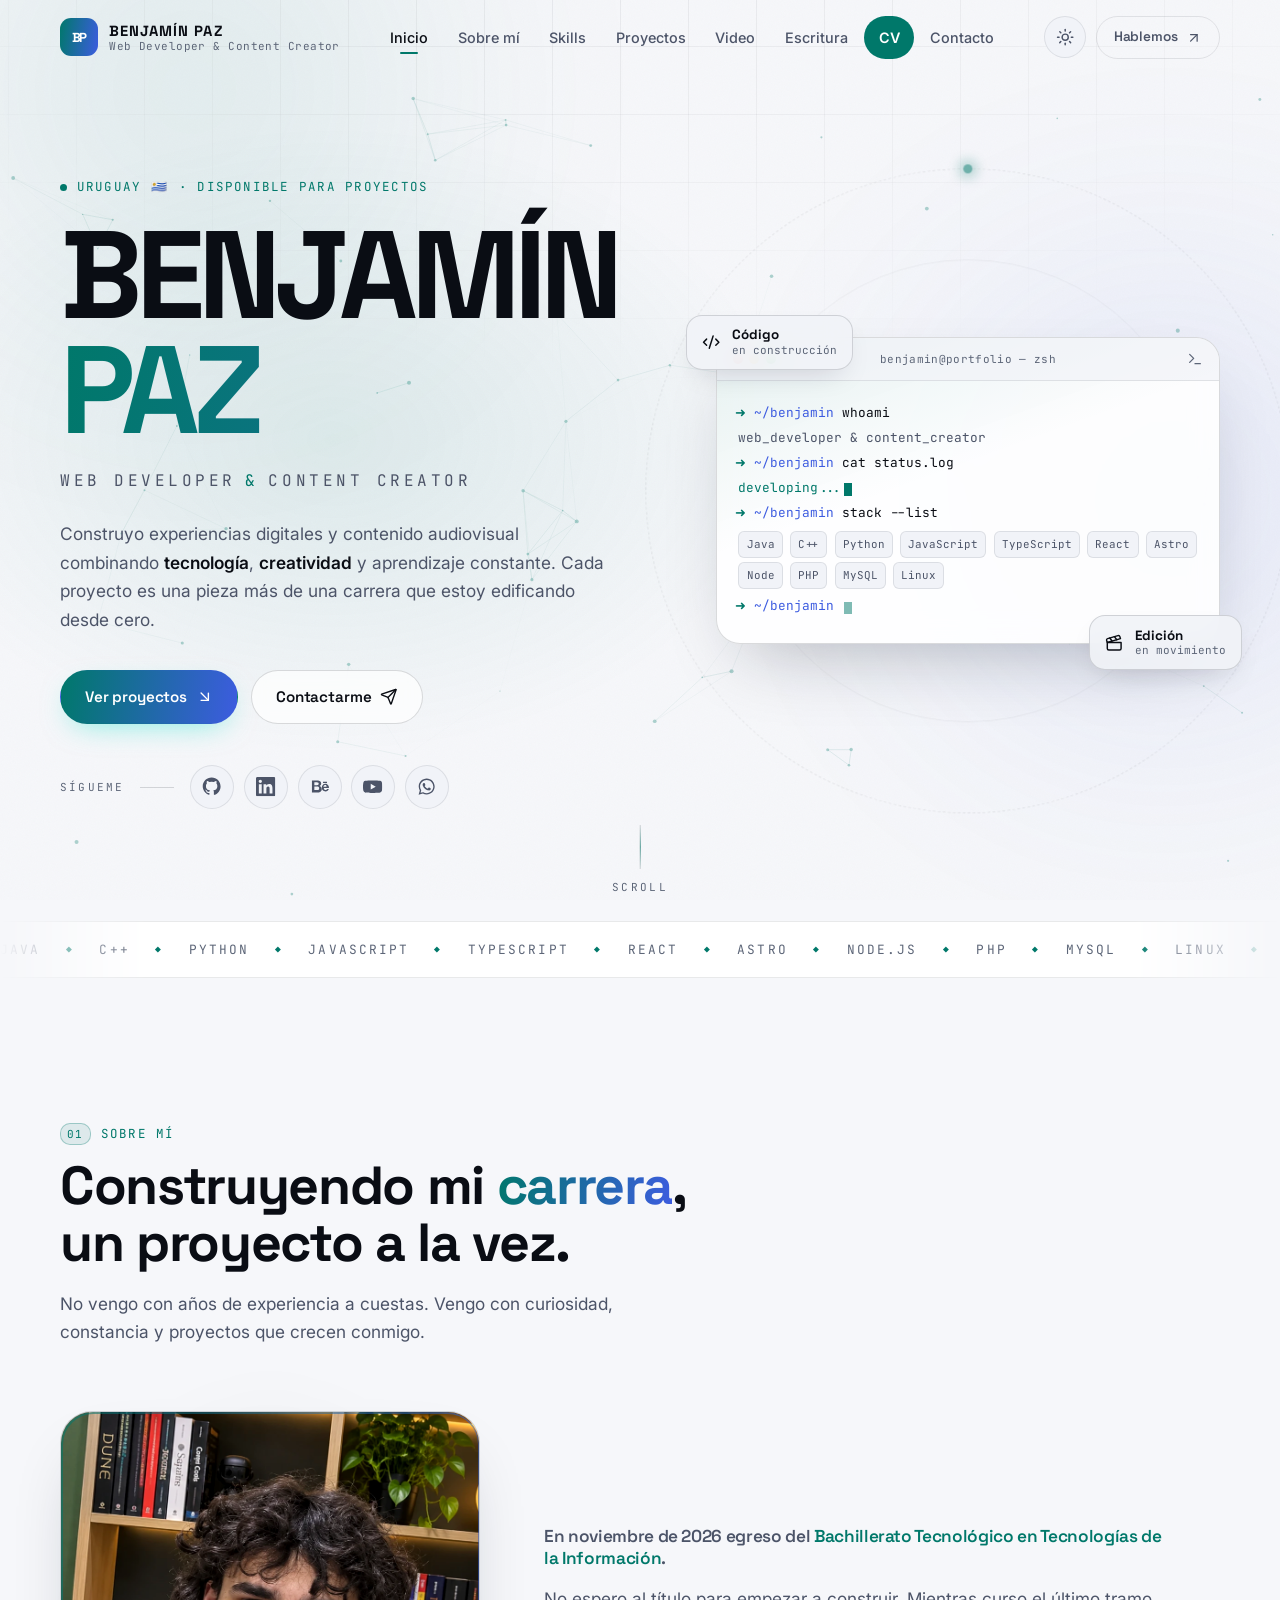
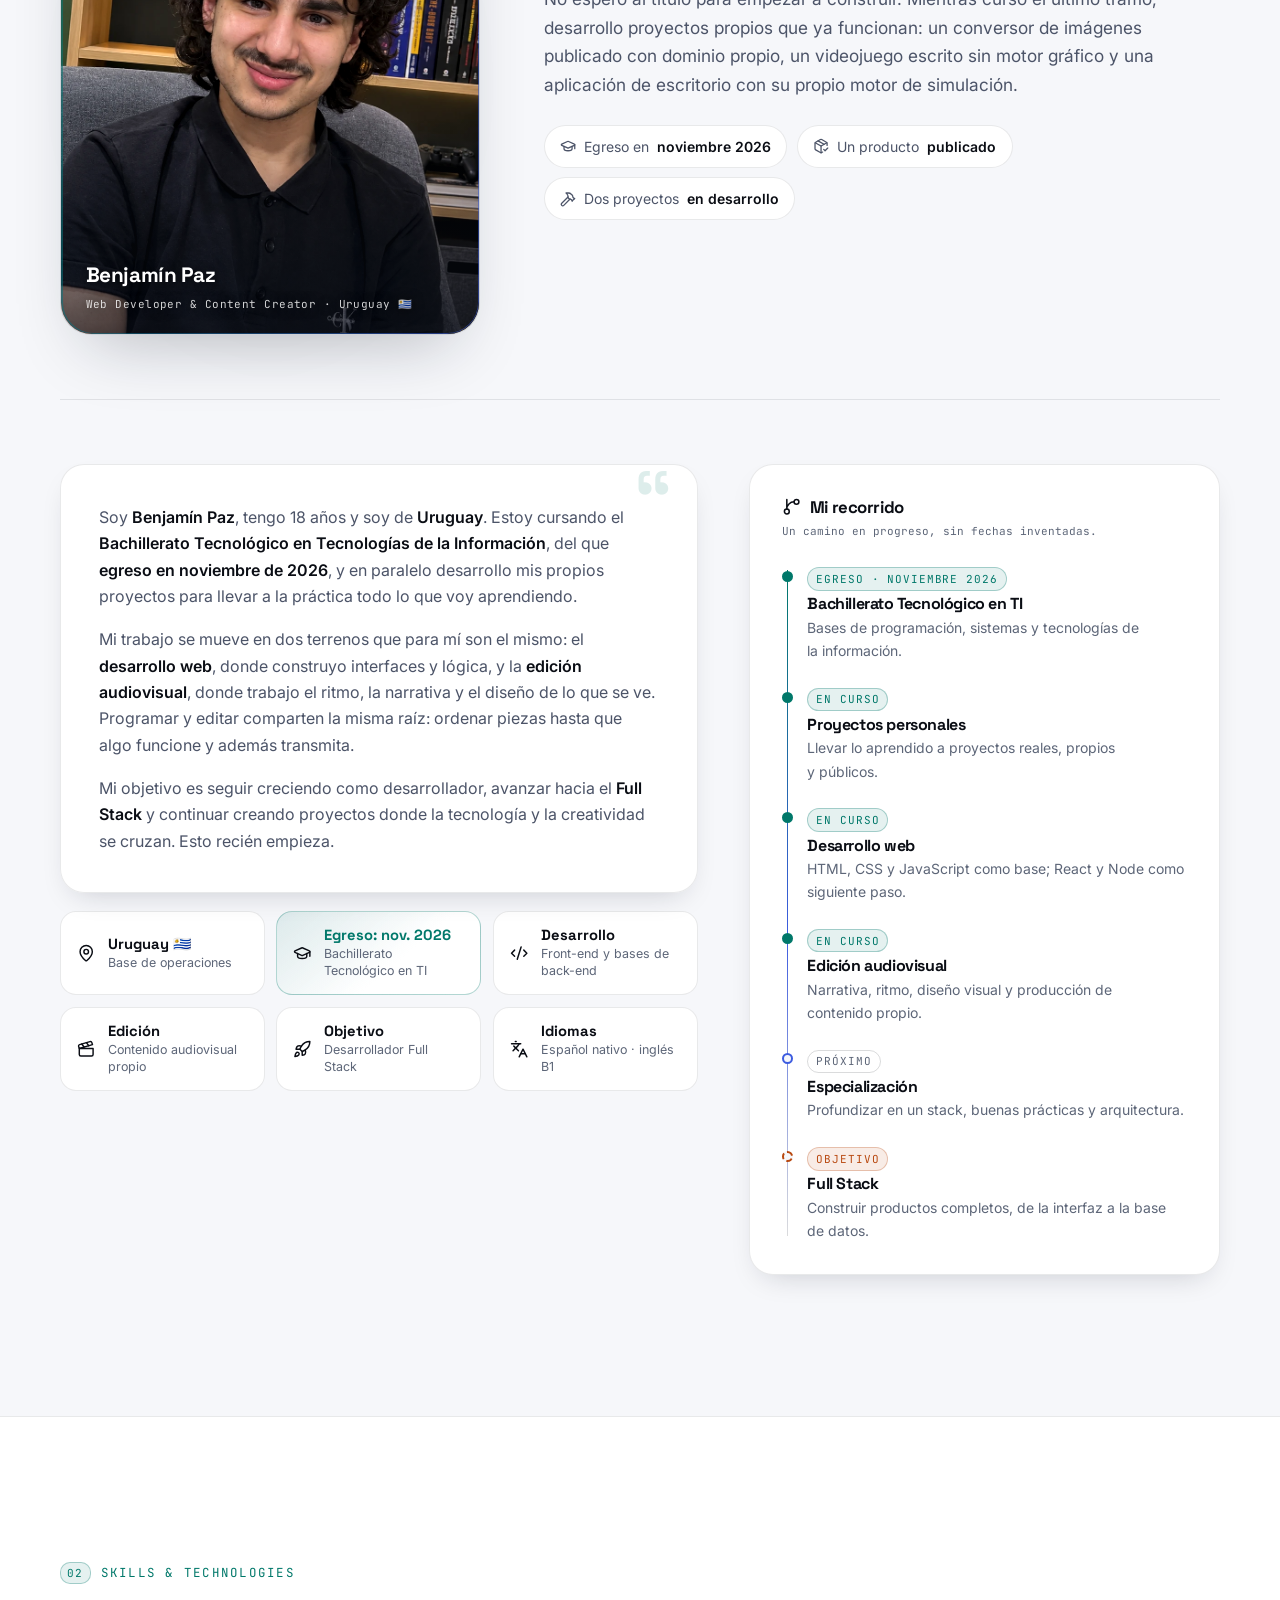
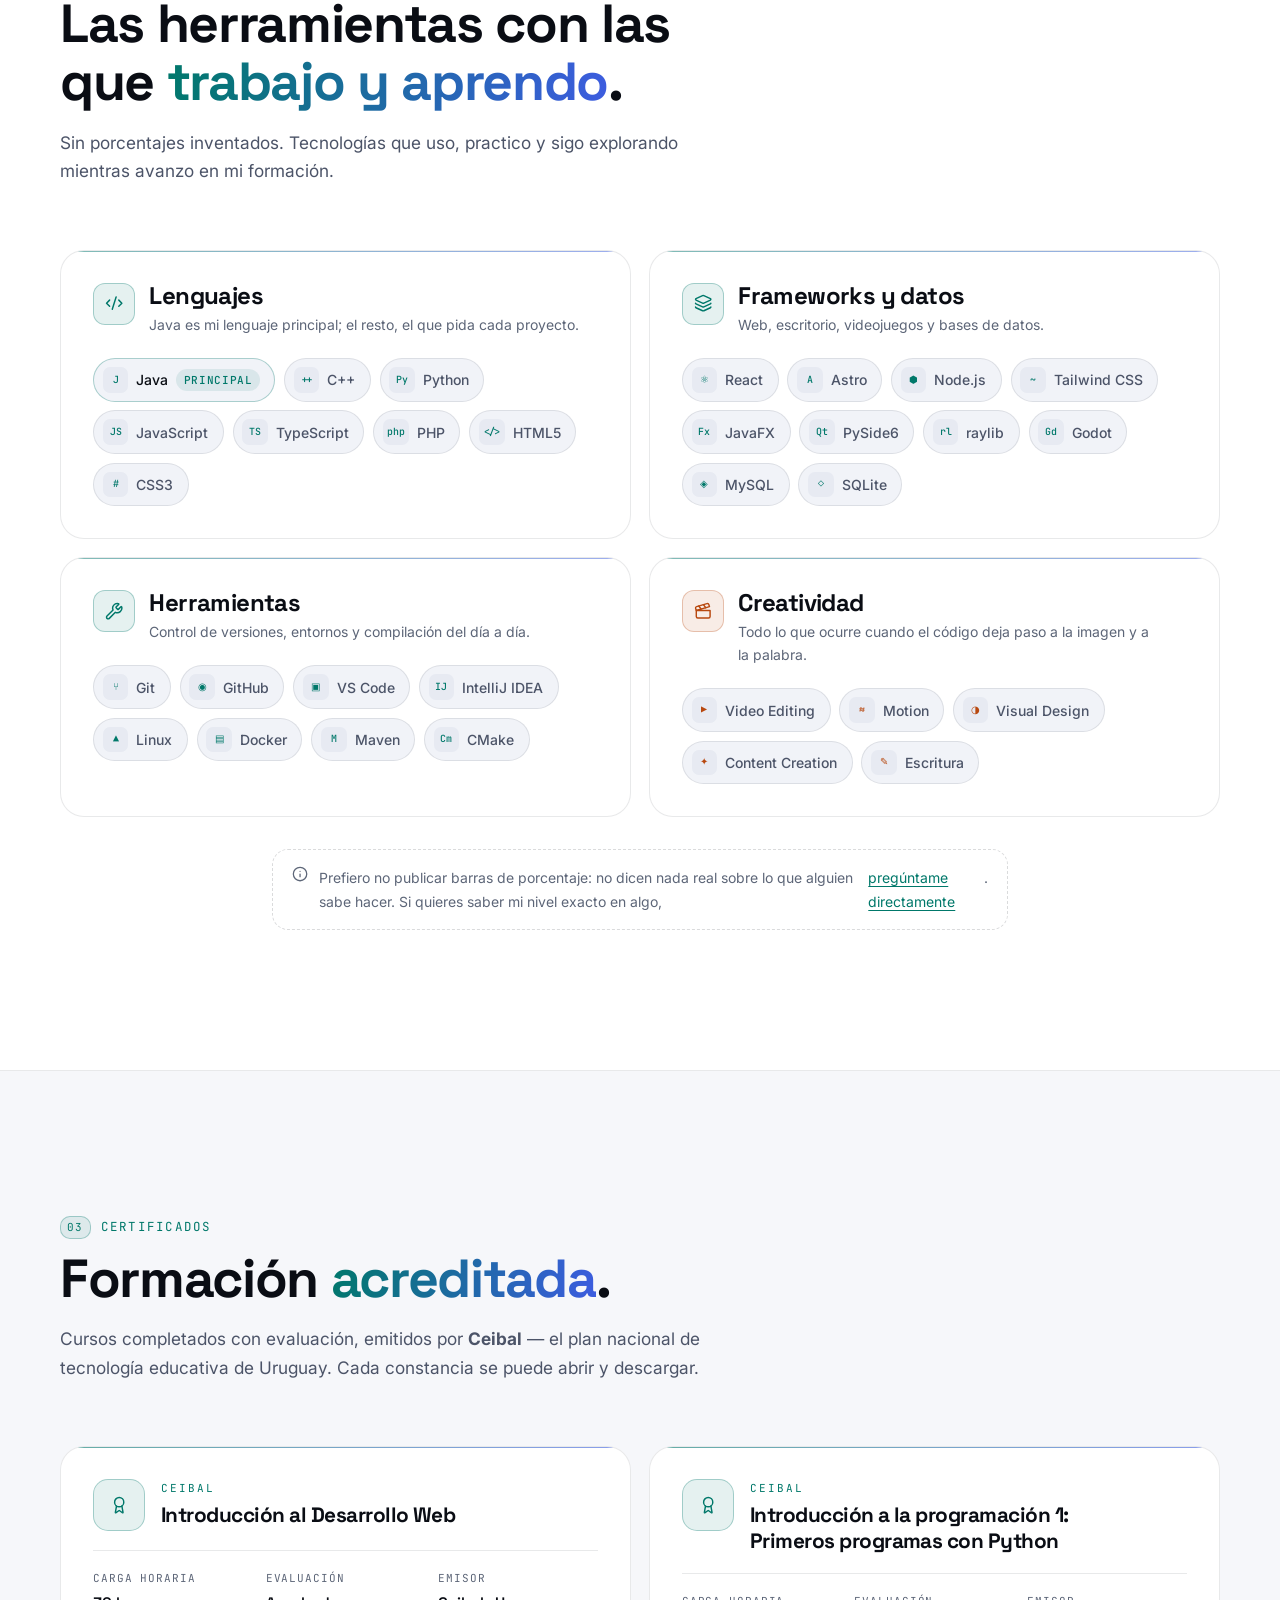
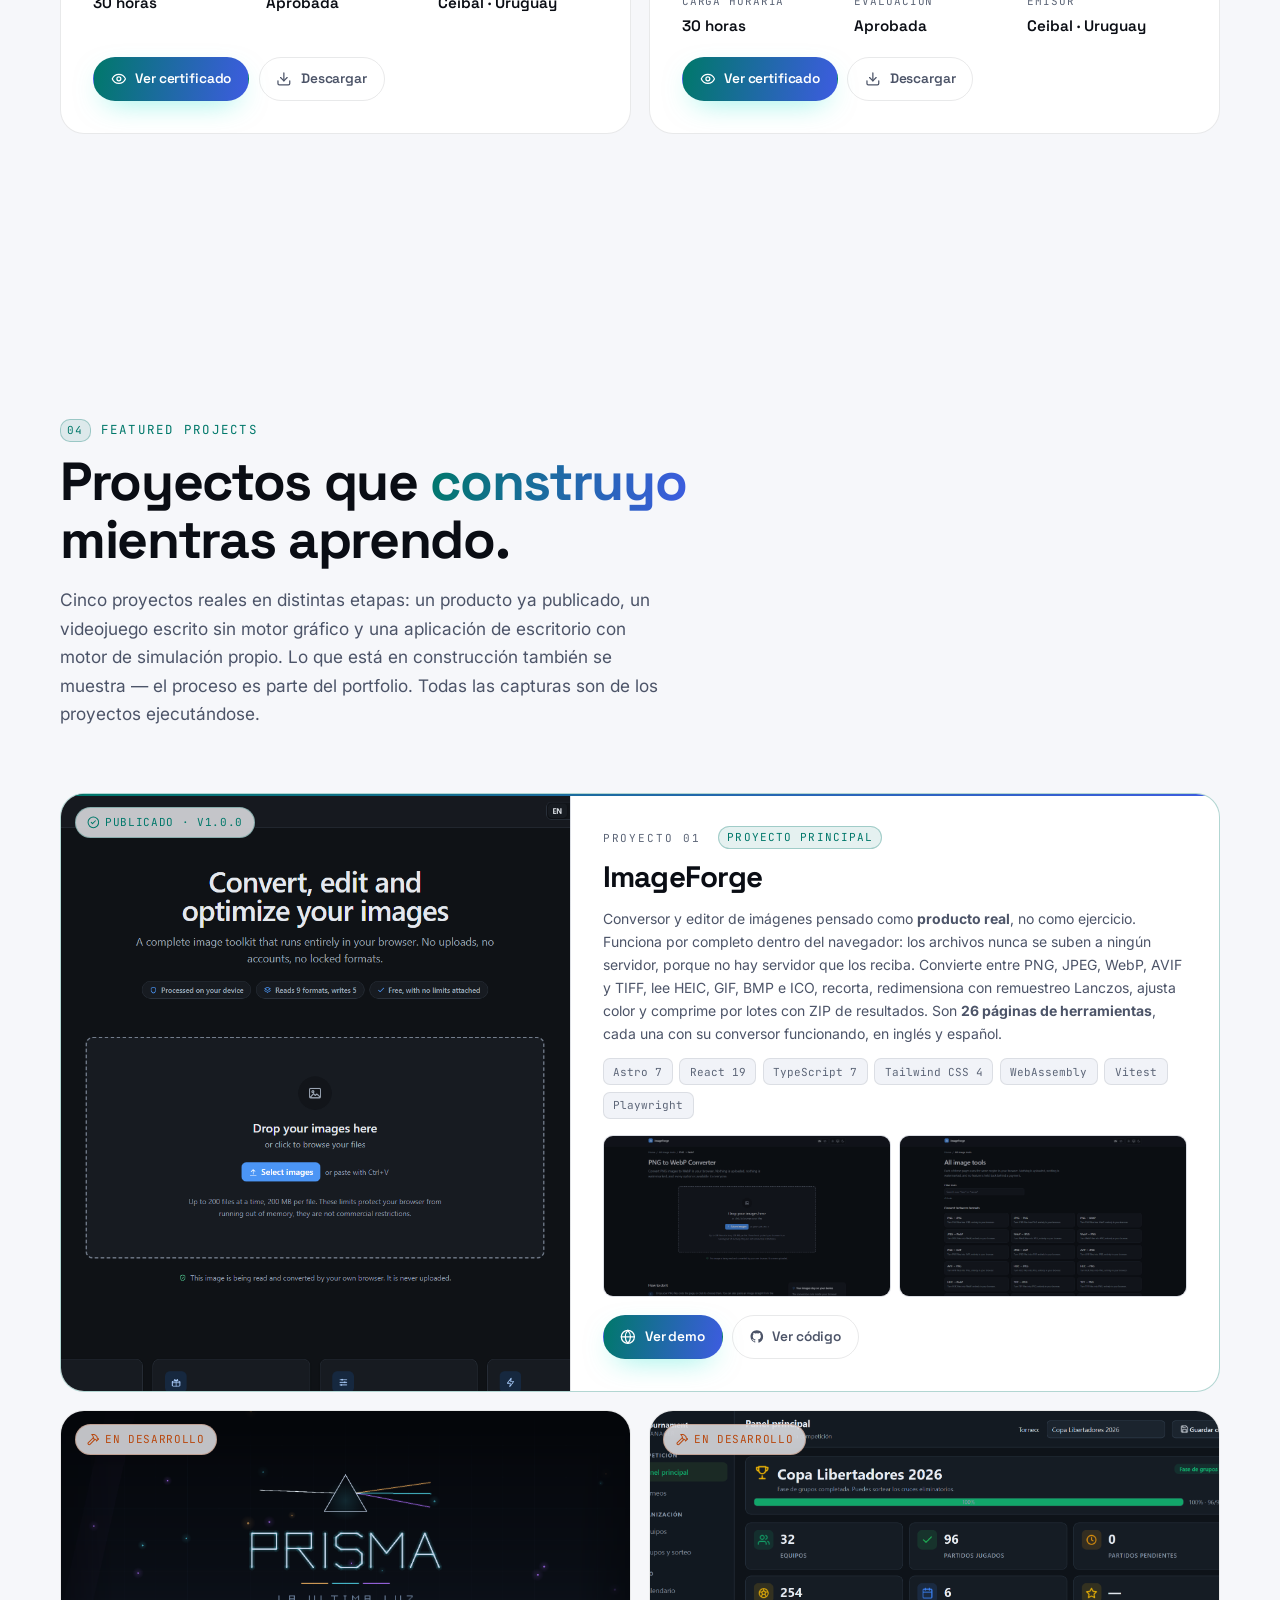
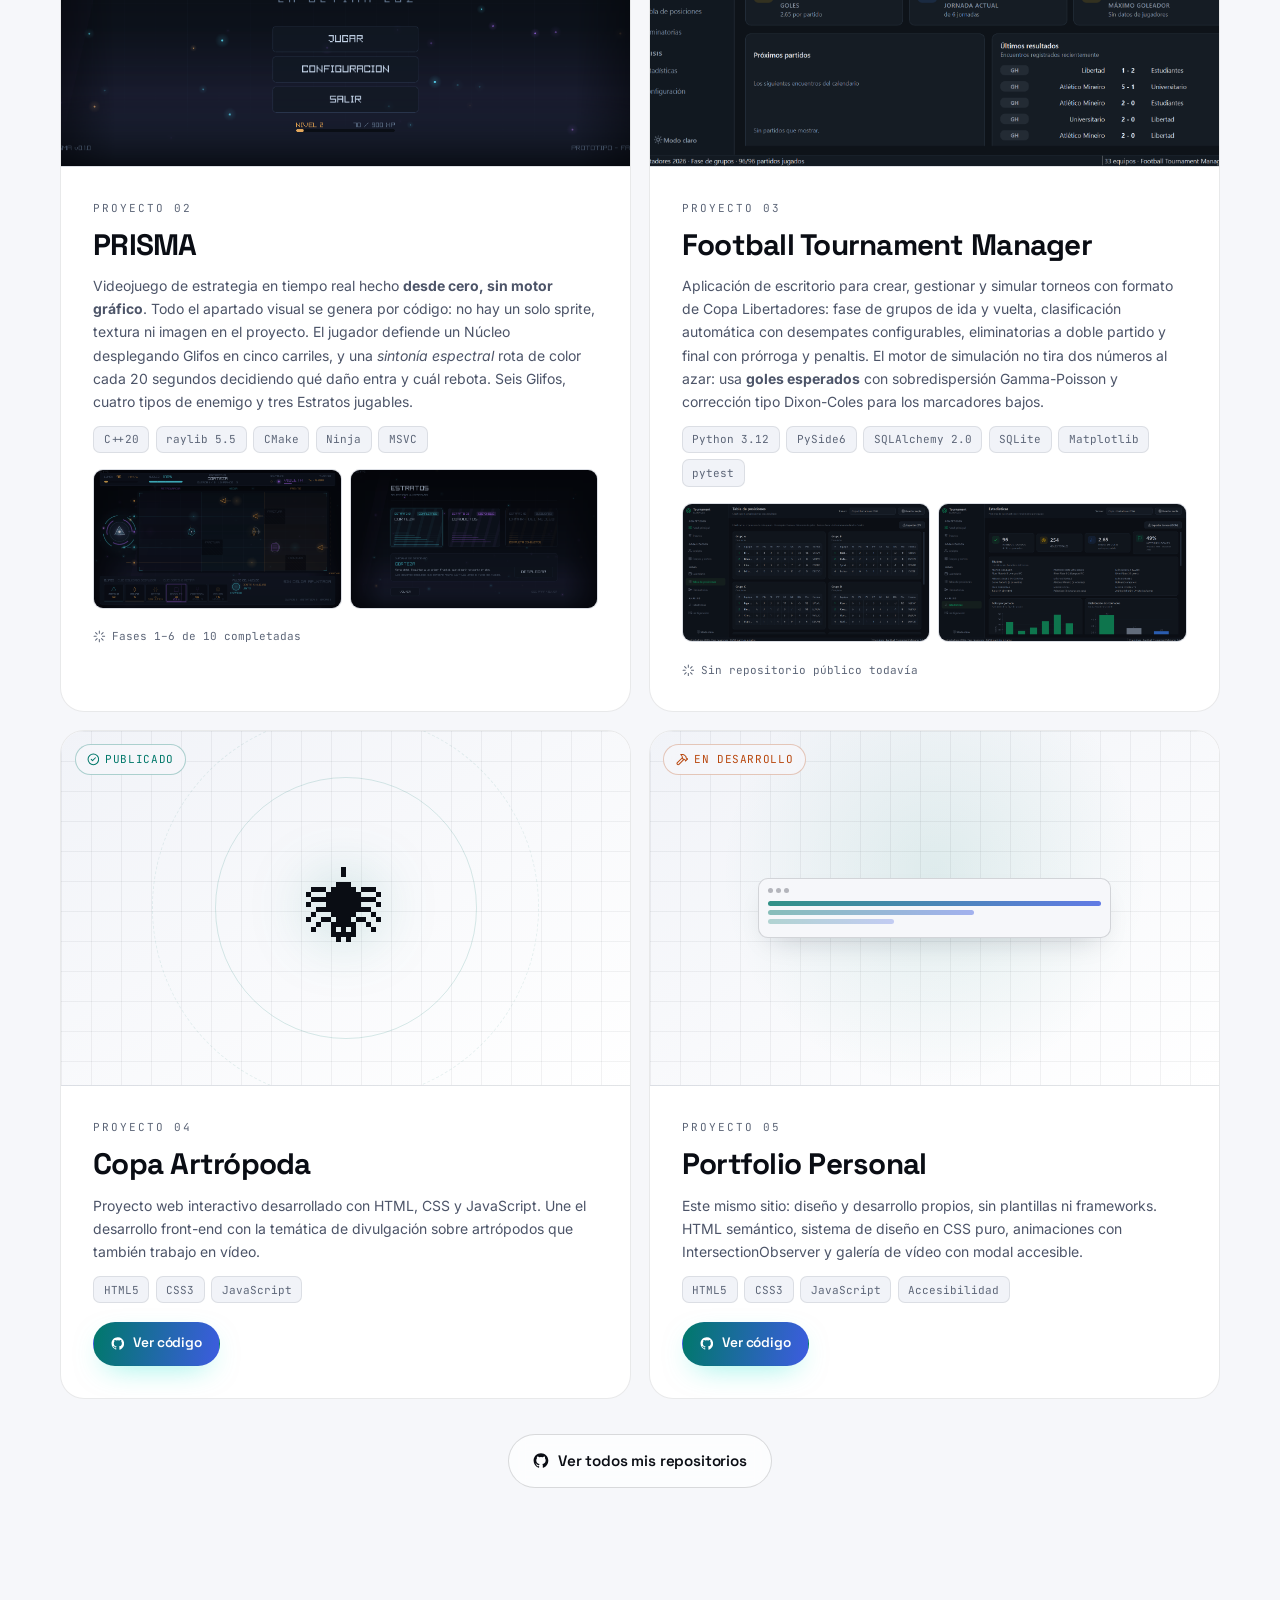
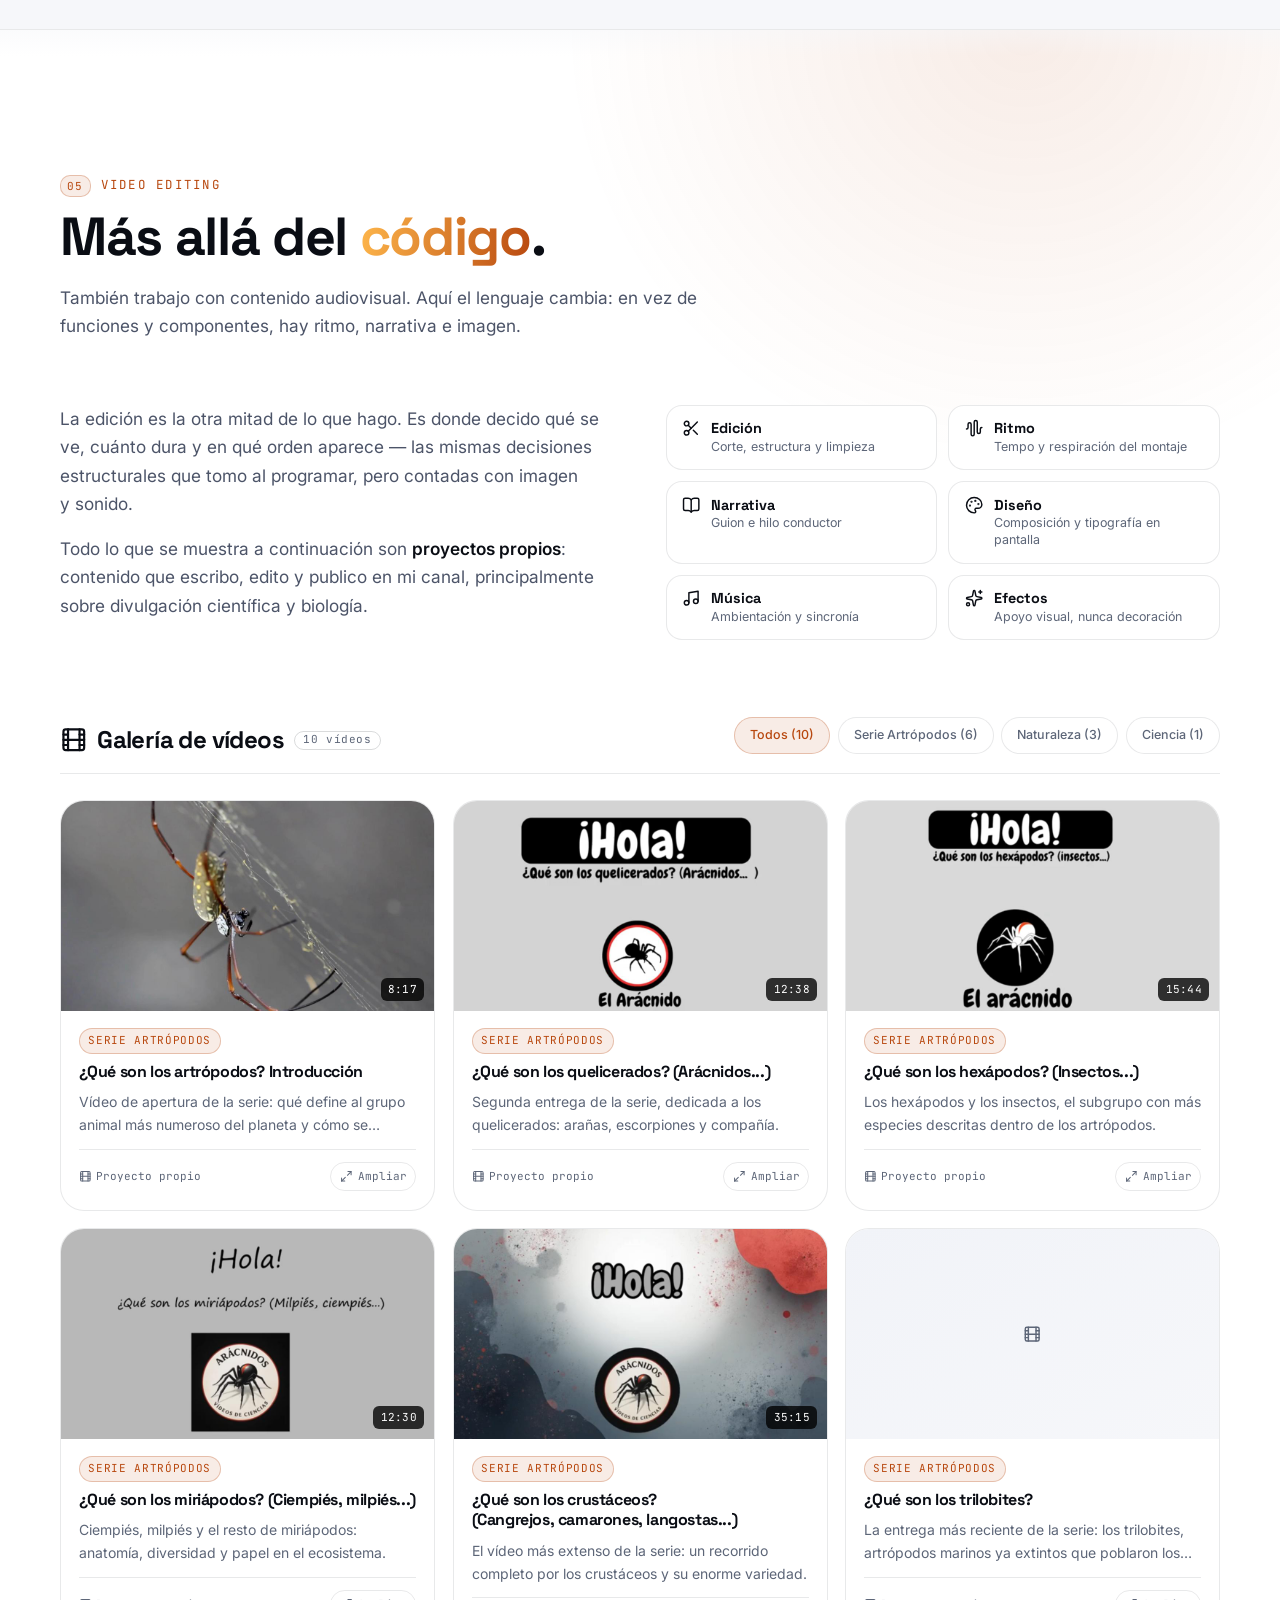
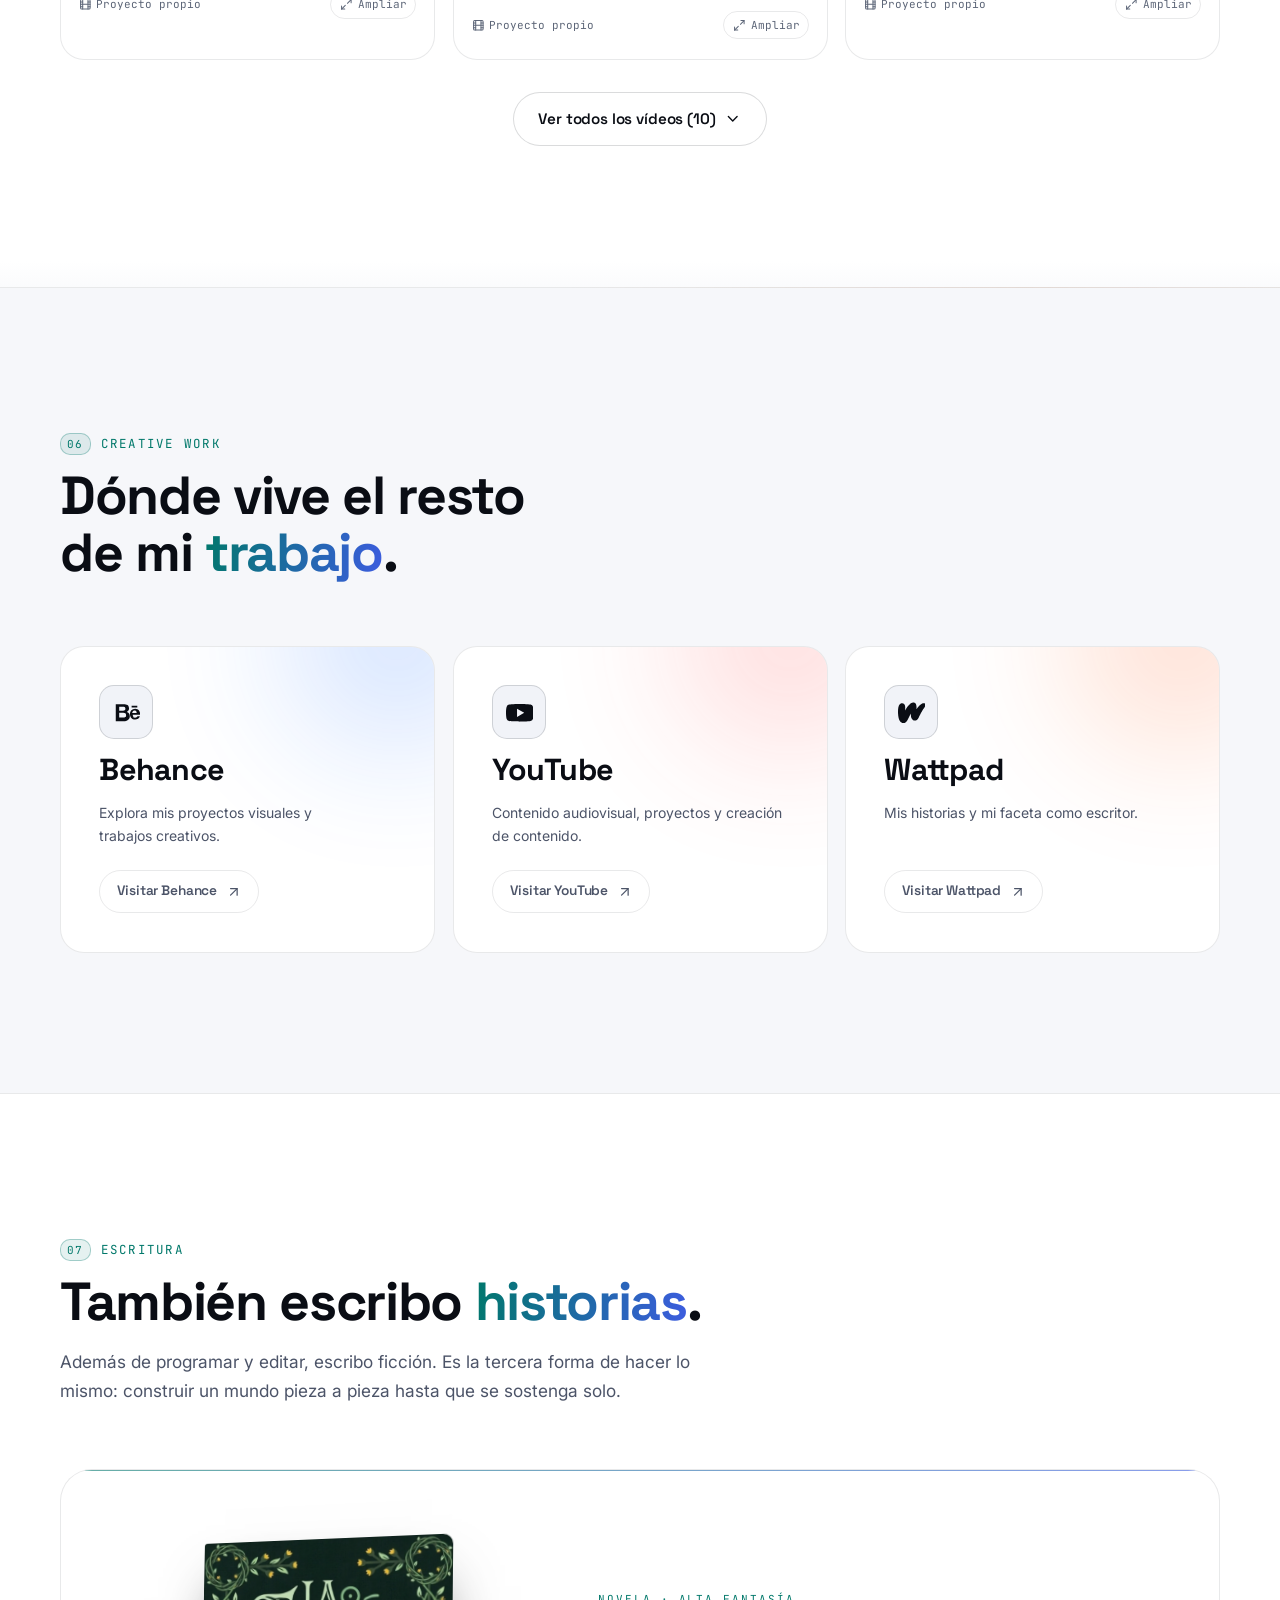
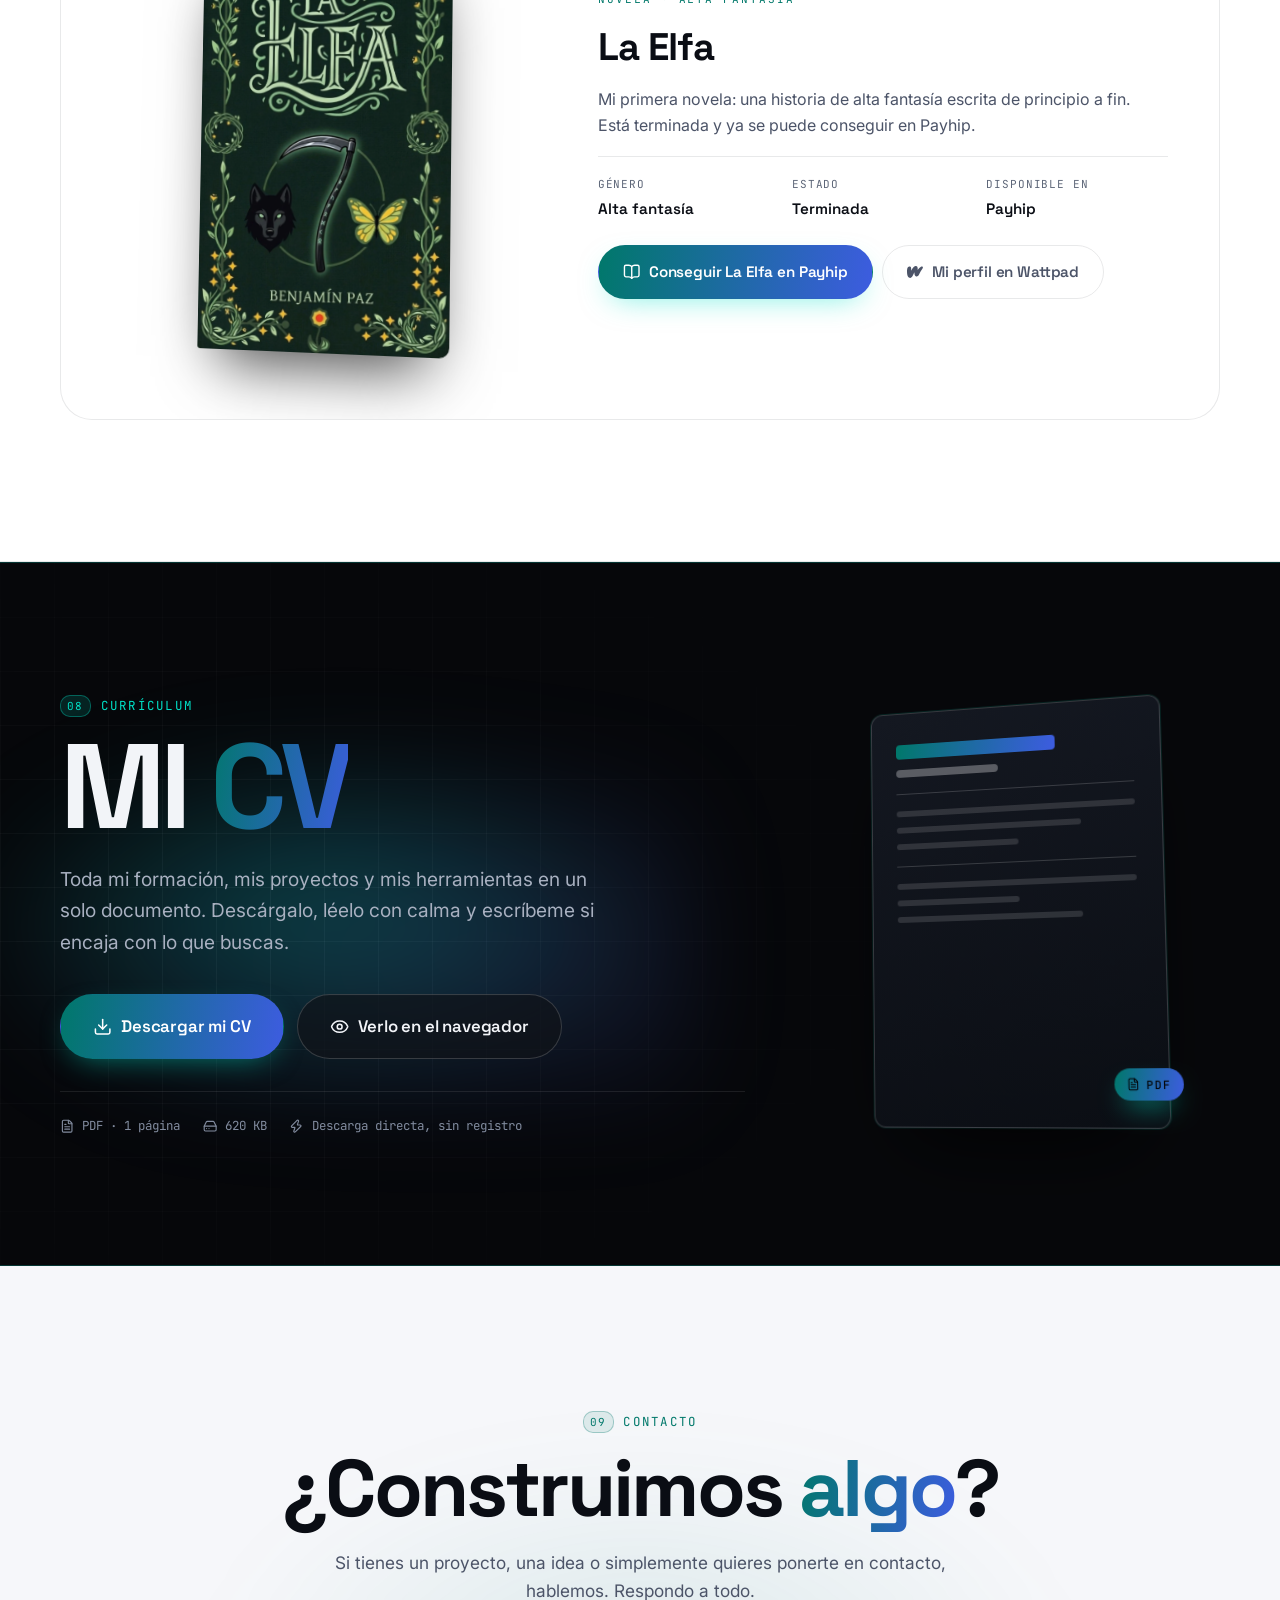
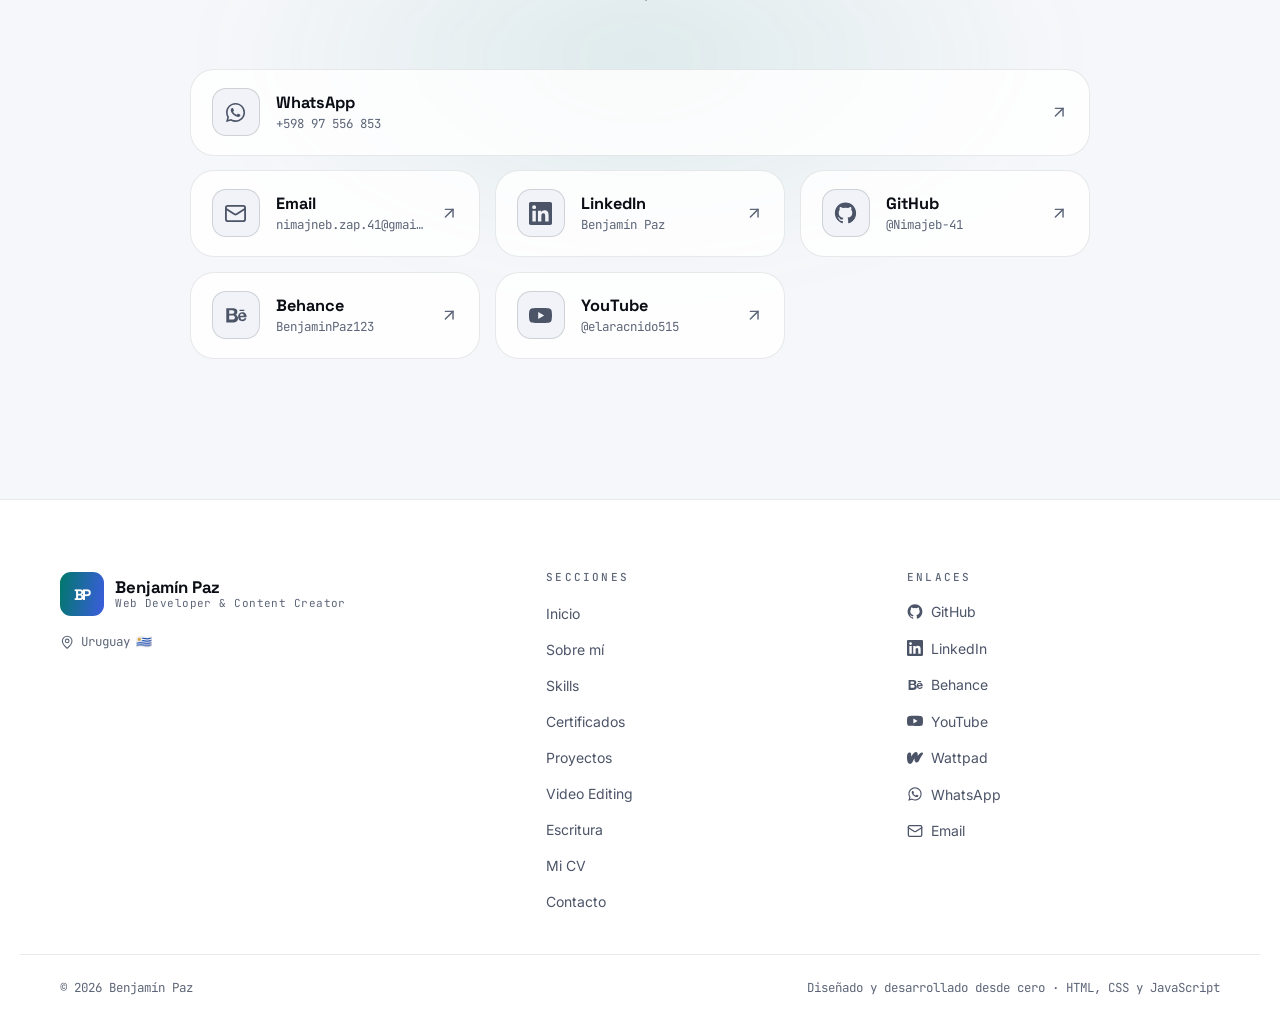
<file: index.html>
<!DOCTYPE html>
<html lang="es" data-theme="dark" class="no-js">
<head>
  <meta charset="UTF-8">
  <meta name="viewport" content="width=device-width, initial-scale=1, viewport-fit=cover">

  <title>Benjamín Paz | Web Developer &amp; Content Creator</title>
  <meta name="description" content="Portfolio de Benjamín Paz, desarrollador web y creador de contenido de Uruguay. Proyectos de desarrollo web y contenido audiovisual propio.">
  <meta name="author" content="Benjamín Paz">
  <meta name="robots" content="index, follow">
  <meta name="color-scheme" content="dark light">
  <meta name="theme-color" content="#07080b" media="(prefers-color-scheme: dark)">
  <meta name="theme-color" content="#f6f7fa" media="(prefers-color-scheme: light)">

  <!-- Open Graph -->
  <meta property="og:type" content="website">
  <meta property="og:locale" content="es_UY">
  <meta property="og:site_name" content="Benjamín Paz">
  <meta property="og:title" content="Benjamín Paz | Web Developer & Content Creator">
  <meta property="og:description" content="Construyo experiencias digitales y contenido audiovisual combinando tecnología, creatividad y aprendizaje constante.">
  <!-- Las redes solo muestran la imagen con una URL absoluta. Apunta a GitHub
       Pages; si la dirección principal pasa a ser la de Cloudflare, cámbiala. -->
  <meta property="og:image" content="https://nimajeb-41.github.io/Portafolio/assets/images/og-image.jpg">
  <meta property="og:image:width" content="1200">
  <meta property="og:image:height" content="630">
  <meta property="og:image:alt" content="Benjamín Paz — Web Developer & Content Creator">

  <!-- Twitter / X -->
  <meta name="twitter:card" content="summary_large_image">
  <meta name="twitter:title" content="Benjamín Paz | Web Developer & Content Creator">
  <meta name="twitter:description" content="Construyo experiencias digitales y contenido audiovisual combinando tecnología, creatividad y aprendizaje constante.">
  <meta name="twitter:image" content="https://nimajeb-41.github.io/Portafolio/assets/images/og-image.jpg">

  <link rel="icon" type="image/svg+xml" href="assets/icons/favicon.svg">
  <link rel="icon" type="image/png" sizes="32x32" href="assets/icons/favicon-32.png">
  <link rel="icon" href="favicon.ico" sizes="32x32">
  <link rel="apple-touch-icon" sizes="180x180" href="assets/icons/favicon-180.png">

  <!-- Tipografía -->
  <link rel="preconnect" href="https://fonts.googleapis.com">
  <link rel="preconnect" href="https://fonts.gstatic.com" crossorigin>
  <link rel="stylesheet" href="https://fonts.googleapis.com/css2?family=Space+Grotesk:wght@400;500;600;700&family=Inter:wght@400;500;600&family=JetBrains+Mono:wght@400;500&display=swap">

  <!-- Hoja de estilos: base -> animaciones -> responsive (el orden importa) -->
  <link rel="stylesheet" href="css/style.css">
  <link rel="stylesheet" href="css/animations.css">
  <link rel="stylesheet" href="css/responsive.css">

  <!--
    Tema aplicado antes del primer pintado para evitar el "flash" de color.
    Es el único script inline del proyecto y existe solo por este motivo.
  -->
  <script>
    (function () {
      var root = document.documentElement;
      // Marcamos JS aquí y no en main.js: así el CSS de las animaciones nunca
      // muestra y vuelve a ocultar el contenido.
      root.classList.remove('no-js');
      try {
        var saved = localStorage.getItem('bp-theme');
        var system = window.matchMedia('(prefers-color-scheme: light)').matches ? 'light' : 'dark';
        root.setAttribute('data-theme', saved || system);
      } catch (e) { /* localStorage bloqueado: se mantiene el tema oscuro por defecto */ }
    })();
  </script>
</head>

<body>

  <!-- Iconos de marca propios (Lucide no incluye estas marcas) -->
  <svg width="0" height="0" class="visually-hidden" aria-hidden="true" focusable="false">
    <symbol id="i-github" viewBox="0 0 24 24">
      <path fill="currentColor" d="M12 .5C5.73.5.9 5.33.9 11.6c0 4.9 3.17 9.06 7.57 10.53.55.1.76-.24.76-.53l-.02-1.86c-3.08.67-3.73-1.49-3.73-1.49-.5-1.29-1.23-1.63-1.23-1.63-1.01-.69.08-.67.08-.67 1.11.08 1.7 1.14 1.7 1.14.99 1.7 2.6 1.21 3.23.93.1-.72.39-1.21.7-1.49-2.46-.28-5.05-1.23-5.05-5.49 0-1.21.43-2.2 1.14-2.98-.11-.28-.5-1.41.11-2.94 0 0 .93-.3 3.05 1.14a10.5 10.5 0 0 1 5.56 0c2.12-1.44 3.05-1.14 3.05-1.14.61 1.53.22 2.66.11 2.94.71.78 1.14 1.77 1.14 2.98 0 4.27-2.6 5.2-5.07 5.48.4.35.76 1.03.76 2.08l-.01 3.08c0 .3.2.64.77.53 4.4-1.47 7.56-5.63 7.56-10.53C23.1 5.33 18.27.5 12 .5Z"/>
    </symbol>
    <symbol id="i-youtube" viewBox="0 0 24 24">
      <path fill="currentColor" d="M23.5 6.9a3 3 0 0 0-2.12-2.13C19.5 4.25 12 4.25 12 4.25s-7.5 0-9.38.52A3 3 0 0 0 .5 6.9C0 8.79 0 12 0 12s0 3.21.5 5.1a3 3 0 0 0 2.12 2.13c1.88.52 9.38.52 9.38.52s7.5 0 9.38-.52a3 3 0 0 0 2.12-2.13c.5-1.89.5-5.1.5-5.1s0-3.21-.5-5.1ZM9.6 15.6V8.4l6.25 3.6-6.25 3.6Z"/>
    </symbol>
    <symbol id="i-behance" viewBox="0 0 24 24">
      <path fill="currentColor" d="M9.15 4.5c.72 0 1.37.06 1.96.19.59.12 1.09.32 1.5.6.42.28.74.66.97 1.13.22.47.34 1.06.34 1.75 0 .75-.17 1.38-.51 1.88-.34.5-.85.91-1.52 1.23.92.26 1.6.72 2.05 1.39.45.66.68 1.46.68 2.4 0 .75-.15 1.4-.44 1.95-.29.55-.68 1-1.17 1.35-.49.35-1.05.6-1.68.77-.63.16-1.28.24-1.94.24H2.4V4.5h6.75Zm-.4 5.68c.59 0 1.08-.14 1.46-.42.38-.28.57-.74.57-1.37 0-.35-.06-.64-.19-.87a1.4 1.4 0 0 0-.51-.53 2.1 2.1 0 0 0-.73-.27 4.7 4.7 0 0 0-.86-.07H5.4v3.53h3.35Zm.19 5.98c.33 0 .64-.03.94-.1.3-.06.56-.17.78-.32.22-.15.4-.36.53-.62.13-.26.2-.6.2-1 0-.79-.22-1.35-.66-1.69-.44-.34-1.02-.51-1.75-.51H5.4v4.24h3.54ZM17.4 15.6c.4.4.98.6 1.74.6.54 0 1.01-.14 1.4-.41.39-.28.63-.57.72-.88h2.13c-.34 1.06-.86 1.82-1.57 2.28-.7.46-1.56.69-2.56.69-.7 0-1.32-.11-1.88-.34a3.9 3.9 0 0 1-1.42-.96 4.3 4.3 0 0 1-.9-1.49 5.6 5.6 0 0 1-.31-1.9c0-.67.11-1.29.32-1.86.22-.58.52-1.07.92-1.49.4-.42.87-.75 1.42-.99a4.6 4.6 0 0 1 1.85-.36c.75 0 1.4.15 1.96.44.56.29 1.02.68 1.38 1.17.36.49.62 1.05.78 1.68.16.63.21 1.29.16 1.98h-6.36c0 .78.22 1.44.62 1.84Zm3.05-4.98c-.32-.35-.85-.54-1.51-.54-.43 0-.79.07-1.08.22-.29.15-.52.33-.69.54-.17.22-.29.45-.36.69-.07.24-.11.46-.12.65h3.94c-.11-.72-.24-1.21-.56-1.56ZM16.2 5.9h4.94v1.44H16.2V5.9Z"/>
    </symbol>
    <symbol id="i-linkedin" viewBox="0 0 24 24">
      <path fill="currentColor" d="M20.45 20.45h-3.56v-5.57c0-1.33-.03-3.04-1.85-3.04-1.85 0-2.14 1.45-2.14 2.94v5.67H9.35V9h3.42v1.56h.05c.48-.9 1.64-1.85 3.37-1.85 3.6 0 4.27 2.37 4.27 5.46v6.28ZM5.34 7.43a2.07 2.07 0 1 1 0-4.14 2.07 2.07 0 0 1 0 4.14Zm1.78 13.02H3.55V9h3.57v11.45ZM22.22 0H1.77C.79 0 0 .77 0 1.72v20.55C0 23.23.79 24 1.77 24h20.45c.98 0 1.78-.77 1.78-1.73V1.72C24 .77 23.2 0 22.22 0Z"/>
    </symbol>
    <!-- Wattpad: trazado de Simple Icons (licencia CC0) -->
    <symbol id="i-wattpad" viewBox="0 0 24 24">
      <path fill="currentColor" d="M13.034 3.09c-1.695.113-3.9 2.027-6.9 6.947.245-2.758.345-4.716-.857-5.743-.823-.702-2.764-.974-3.926.536C.18 6.349-.09 9.312.024 12.432c.238 6.518 2.544 8.487 4.59 8.487h.001c3.623 0 4.13-4.439 6.604-8.4-.09 1.416-.008 2.668.266 3.532 1.078 3.398 4.784 3.663 6.467.21 2.374-4.87 3.058-6.016 5.453-9.521 1.58-2.314-.252-3.812-2.374-2.735-1.09.554-2.86 1.935-5.065 4.867.387-2.23.28-5.996-2.932-5.782z"/>
    </symbol>
    <symbol id="i-whatsapp" viewBox="0 0 24 24">
      <path fill="currentColor" d="M12.04 2C6.58 2 2.13 6.45 2.13 11.91c0 1.75.46 3.45 1.32 4.95L2 22l5.25-1.38a9.87 9.87 0 0 0 4.79 1.22h.01c5.46 0 9.91-4.45 9.91-9.91C21.96 6.45 17.5 2 12.04 2Zm0 18.15h-.01a8.2 8.2 0 0 1-4.18-1.15l-.3-.18-3.11.82.83-3.04-.2-.31a8.19 8.19 0 0 1-1.26-4.38c0-4.54 3.7-8.23 8.24-8.23 2.2 0 4.27.86 5.82 2.42a8.18 8.18 0 0 1 2.41 5.82c0 4.54-3.69 8.23-8.24 8.23Zm4.52-6.16c-.25-.13-1.47-.72-1.69-.81-.23-.08-.39-.12-.56.13-.16.24-.64.8-.78.97-.15.16-.29.19-.53.06-.25-.12-1.05-.38-1.99-1.23-.74-.65-1.24-1.46-1.38-1.71-.15-.25-.02-.38.11-.5.11-.11.25-.29.37-.44.13-.15.17-.25.25-.41.09-.17.04-.31-.02-.44-.06-.12-.56-1.35-.77-1.84-.2-.49-.4-.42-.56-.43h-.47c-.17 0-.44.06-.66.31-.23.24-.87.85-.87 2.07 0 1.22.89 2.4 1.02 2.56.12.17 1.75 2.67 4.24 3.75.59.25 1.05.4 1.41.52.6.19 1.14.16 1.57.1.48-.07 1.47-.6 1.68-1.19.21-.58.21-1.08.15-1.18-.06-.11-.23-.17-.48-.29Z"/>
    </symbol>
  </svg>

  <a class="skip-link" href="#main">Saltar al contenido principal</a>

  <!-- Barra de progreso de scroll -->
  <div class="scroll-progress" aria-hidden="true"><span id="scroll-progress-bar"></span></div>

  <!-- Halo que sigue al cursor (solo dispositivos con puntero fino) -->
  <div class="cursor-glow" id="cursor-glow" aria-hidden="true"></div>

  <!-- Fondo global: rejilla + auroras -->
  <div class="backdrop" aria-hidden="true">
    <div class="backdrop__grid"></div>
    <div class="backdrop__aurora backdrop__aurora--a"></div>
    <div class="backdrop__aurora backdrop__aurora--b"></div>
    <div class="backdrop__noise"></div>
  </div>


  <!-- ═══════════════════════════ NAVBAR ═══════════════════════════ -->
  <header class="nav" id="nav">
    <div class="nav__inner container">

      <a class="brand" href="#inicio" aria-label="Benjamín Paz — ir al inicio">
        <span class="brand__mark" aria-hidden="true">
          <span>B</span><span>P</span>
        </span>
        <span class="brand__text">
          <strong>BENJAMÍN PAZ</strong>
          <small>Web Developer &amp; Content Creator</small>
        </span>
      </a>

      <nav class="nav__links" id="nav-links" aria-label="Navegación principal">
        <a href="#inicio"   class="nav__link is-active"><span>Inicio</span></a>
        <a href="#sobre-mi" class="nav__link"><span>Sobre mí</span></a>
        <a href="#skills"   class="nav__link"><span>Skills</span></a>
        <a href="#proyectos" class="nav__link"><span>Proyectos</span></a>
        <a href="#video"    class="nav__link"><span>Video</span></a>
        <a href="#escritura" class="nav__link"><span>Escritura</span></a>
        <a href="#cv"       class="nav__link nav__link--cv"><span>CV</span></a>
        <a href="#contacto" class="nav__link"><span>Contacto</span></a>
      </nav>

      <div class="nav__actions">
        <button class="icon-btn" id="theme-toggle" type="button"
                aria-label="Cambiar a modo claro" aria-pressed="false" title="Cambiar tema">
          <span class="icon-btn__slider">
            <i data-lucide="moon" class="ic ic--moon" aria-hidden="true"></i>
            <i data-lucide="sun"  class="ic ic--sun"  aria-hidden="true"></i>
          </span>
        </button>

        <a class="btn btn--sm btn--ghost nav__cta" href="#contacto">
          Hablemos <i data-lucide="arrow-up-right" aria-hidden="true"></i>
        </a>

        <button class="burger" id="burger" type="button"
                aria-label="Abrir menú de navegación" aria-expanded="false" aria-controls="mobile-menu">
          <span></span><span></span><span></span>
        </button>
      </div>
    </div>
  </header>

  <!-- Menú móvil -->
  <div class="mobile-menu" id="mobile-menu" inert>
    <nav class="mobile-menu__panel" aria-label="Navegación móvil">
      <a href="#inicio"       class="mobile-menu__link"><span class="mm-num">01</span> Inicio         <i data-lucide="arrow-right" aria-hidden="true"></i></a>
      <a href="#sobre-mi"     class="mobile-menu__link"><span class="mm-num">02</span> Sobre mí       <i data-lucide="arrow-right" aria-hidden="true"></i></a>
      <a href="#skills"       class="mobile-menu__link"><span class="mm-num">03</span> Skills         <i data-lucide="arrow-right" aria-hidden="true"></i></a>
      <a href="#certificados" class="mobile-menu__link"><span class="mm-num">04</span> Certificados   <i data-lucide="arrow-right" aria-hidden="true"></i></a>
      <a href="#proyectos"    class="mobile-menu__link"><span class="mm-num">05</span> Proyectos      <i data-lucide="arrow-right" aria-hidden="true"></i></a>
      <a href="#video"        class="mobile-menu__link"><span class="mm-num">06</span> Video Editing  <i data-lucide="arrow-right" aria-hidden="true"></i></a>
      <a href="#creative"     class="mobile-menu__link"><span class="mm-num">07</span> Creative Work  <i data-lucide="arrow-right" aria-hidden="true"></i></a>
      <a href="#escritura"    class="mobile-menu__link"><span class="mm-num">08</span> Escritura      <i data-lucide="arrow-right" aria-hidden="true"></i></a>
      <a href="#cv"           class="mobile-menu__link mobile-menu__link--cv"><span class="mm-num">09</span> Mi CV          <i data-lucide="download" aria-hidden="true"></i></a>
      <a href="#contacto"     class="mobile-menu__link"><span class="mm-num">10</span> Contacto       <i data-lucide="arrow-right" aria-hidden="true"></i></a>

      <div class="mobile-menu__foot">
        <p class="mobile-menu__label">Encuéntrame en</p>
        <div class="social-row">
          <a class="social-btn" href="https://github.com/Nimajeb-41" target="_blank" rel="noopener noreferrer" aria-label="GitHub de Benjamín Paz">
            <svg class="brand-ic" aria-hidden="true"><use href="#i-github"></use></svg>
          </a>
          <a class="social-btn" href="https://www.linkedin.com/in/benjam%C3%ADn-paz-50205439b" target="_blank" rel="noopener noreferrer" aria-label="LinkedIn de Benjamín Paz">
            <svg class="brand-ic" aria-hidden="true"><use href="#i-linkedin"></use></svg>
          </a>
          <a class="social-btn" href="https://www.behance.net/BenjaminPaz123" target="_blank" rel="noopener noreferrer" aria-label="Behance de Benjamín Paz">
            <svg class="brand-ic" aria-hidden="true"><use href="#i-behance"></use></svg>
          </a>
          <a class="social-btn" href="https://www.youtube.com/@elaracnido515" target="_blank" rel="noopener noreferrer" aria-label="Canal de YouTube de Benjamín Paz">
            <svg class="brand-ic" aria-hidden="true"><use href="#i-youtube"></use></svg>
          </a>
          <a class="social-btn" href="https://wa.me/59897556853" target="_blank" rel="noopener noreferrer" aria-label="Escribir por WhatsApp">
            <svg class="brand-ic" aria-hidden="true"><use href="#i-whatsapp"></use></svg>
          </a>
          <a class="social-btn" href="mailto:nimajneb.zap.41@gmail.com" aria-label="Enviar un email">
            <i data-lucide="mail" aria-hidden="true"></i>
          </a>
        </div>
      </div>
    </nav>
  </div>


  <main id="main">

    <!-- ═══════════════════════════ HERO ═══════════════════════════ -->
    <section class="hero" id="inicio">
      <canvas class="hero__canvas" id="hero-canvas" aria-hidden="true"></canvas>
      <div class="hero__glow" aria-hidden="true"></div>

      <div class="container hero__inner">

        <div class="hero__content">
          <p class="eyebrow reveal" data-reveal-delay="0">
            <span class="dot-live" aria-hidden="true"></span>
            Uruguay <span class="flag" aria-hidden="true">🇺🇾</span> · Disponible para proyectos
          </p>

          <h1 class="hero__title">
            <span class="reveal-line"><span>BENJAMÍN</span></span>
            <span class="reveal-line"><span class="grad">PAZ</span></span>
          </h1>

          <p class="hero__role reveal" data-reveal-delay="240">
            <span class="hero__role-part">Web Developer</span>
            <span class="hero__role-sep" aria-hidden="true">&amp;</span>
            <span class="hero__role-part">Content Creator</span>
          </p>

          <p class="hero__desc reveal" data-reveal-delay="320">
            Construyo experiencias digitales y contenido audiovisual combinando
            <strong>tecnología</strong>, <strong>creatividad</strong> y aprendizaje constante.
            Cada proyecto es una pieza más de una carrera que estoy edificando desde cero.
          </p>

          <div class="hero__actions reveal" data-reveal-delay="400">
            <a class="btn btn--primary" href="#proyectos">
              Ver proyectos <i data-lucide="arrow-down-right" aria-hidden="true"></i>
            </a>
            <a class="btn btn--outline" href="#contacto">
              Contactarme <i data-lucide="send" aria-hidden="true"></i>
            </a>
          </div>

          <div class="hero__socials reveal" data-reveal-delay="470">
            <span class="hero__socials-label">Sígueme</span>
            <span class="hero__socials-line" aria-hidden="true"></span>
            <div class="social-row">
              <a class="social-btn" href="https://github.com/Nimajeb-41" target="_blank" rel="noopener noreferrer" aria-label="GitHub de Benjamín Paz" data-magnetic>
                <svg class="brand-ic" aria-hidden="true"><use href="#i-github"></use></svg>
              </a>
              <a class="social-btn" href="https://www.linkedin.com/in/benjam%C3%ADn-paz-50205439b" target="_blank" rel="noopener noreferrer" aria-label="LinkedIn de Benjamín Paz" data-magnetic>
                <svg class="brand-ic" aria-hidden="true"><use href="#i-linkedin"></use></svg>
              </a>
              <a class="social-btn" href="https://www.behance.net/BenjaminPaz123" target="_blank" rel="noopener noreferrer" aria-label="Behance de Benjamín Paz" data-magnetic>
                <svg class="brand-ic" aria-hidden="true"><use href="#i-behance"></use></svg>
              </a>
              <a class="social-btn" href="https://www.youtube.com/@elaracnido515" target="_blank" rel="noopener noreferrer" aria-label="Canal de YouTube de Benjamín Paz" data-magnetic>
                <svg class="brand-ic" aria-hidden="true"><use href="#i-youtube"></use></svg>
              </a>
              <a class="social-btn" href="https://wa.me/59897556853" target="_blank" rel="noopener noreferrer" aria-label="Escribir por WhatsApp" data-magnetic>
                <svg class="brand-ic" aria-hidden="true"><use href="#i-whatsapp"></use></svg>
              </a>
            </div>
          </div>
        </div>

        <!-- Composición visual: terminal -->
        <div class="hero__visual reveal" data-reveal-delay="300">
          <div class="hero__orbit" aria-hidden="true"></div>

          <div class="terminal" id="terminal">
            <div class="terminal__bar">
              <span class="terminal__dots" aria-hidden="true"><i></i><i></i><i></i></span>
              <span class="terminal__title">benjamin@portfolio — zsh</span>
              <i data-lucide="terminal" class="terminal__icon" aria-hidden="true"></i>
            </div>
            <div class="terminal__body">
              <p class="tl"><span class="tl-prompt">➜</span> <span class="tl-dir">~/benjamin</span> <span class="tl-cmd">whoami</span></p>
              <p class="tl tl-out">web_developer &amp; content_creator</p>
              <p class="tl"><span class="tl-prompt">➜</span> <span class="tl-dir">~/benjamin</span> <span class="tl-cmd">cat status.log</span></p>
              <p class="tl tl-out tl-type">
                <span id="terminal-type" aria-hidden="true"></span><span class="caret" aria-hidden="true"></span>
                <span class="visually-hidden">developing, creating, learning, building the future.</span>
              </p>
              <p class="tl"><span class="tl-prompt">➜</span> <span class="tl-dir">~/benjamin</span> <span class="tl-cmd">stack --list</span></p>
              <p class="tl tl-out tl-stack">
                <span>Java</span><span>C++</span><span>Python</span><span>JavaScript</span>
                <span>TypeScript</span><span>React</span><span>Astro</span><span>Node</span>
                <span>PHP</span><span>MySQL</span><span>Linux</span>
              </p>
              <p class="tl"><span class="tl-prompt">➜</span> <span class="tl-dir">~/benjamin</span> <span class="caret caret--idle" aria-hidden="true"></span></p>
            </div>
          </div>

          <div class="float-card float-card--a" aria-hidden="true">
            <i data-lucide="code-xml"></i>
            <div><strong>Código</strong><span>en construcción</span></div>
          </div>
          <div class="float-card float-card--b" aria-hidden="true">
            <i data-lucide="clapperboard"></i>
            <div><strong>Edición</strong><span>en movimiento</span></div>
          </div>
        </div>
      </div>

      <a class="hero__scroll" href="#sobre-mi" aria-label="Desplazarse a la sección Sobre mí">
        <span class="hero__scroll-line" aria-hidden="true"></span>
        <span class="hero__scroll-text">Scroll</span>
      </a>
    </section>


    <!-- ═══════════════════════ MARQUEE TECNOLÓGICO ═══════════════════════ -->
    <div class="marquee" aria-hidden="true">
      <div class="marquee__track" id="marquee-track">
        <div class="marquee__group">
          <span>Java</span><i>◆</i><span>C++</span><i>◆</i><span>Python</span><i>◆</i>
          <span>JavaScript</span><i>◆</i><span>TypeScript</span><i>◆</i><span>React</span><i>◆</i>
          <span>Astro</span><i>◆</i><span>Node.js</span><i>◆</i><span>PHP</span><i>◆</i>
          <span>MySQL</span><i>◆</i><span>Linux</span><i>◆</i><span>Git</span><i>◆</i>
          <span>Video Editing</span><i>◆</i><span>Motion</span><i>◆</i><span>Writing</span><i>◆</i>
        </div>
      </div>
    </div>


    <!-- ═══════════════════════════ SOBRE MÍ ═══════════════════════════ -->
    <section class="section" id="sobre-mi">
      <div class="container">

        <header class="section__head reveal">
          <p class="eyebrow"><span class="eyebrow__idx">01</span> Sobre mí</p>
          <h2 class="section__title">Construyendo mi <span class="grad">carrera</span>, un proyecto a la vez.</h2>
          <p class="section__sub">
            No vengo con años de experiencia a cuestas. Vengo con curiosidad, constancia
            y proyectos que crecen conmigo.
          </p>
        </header>

        <!-- Retrato + presentación -->
        <div class="intro reveal">
          <figure class="portrait">
            <!-- El halo va FUERA del marco: dentro quedaba por delante de la
                 foto y la tapaba, porque el marco crea su propio contexto de
                 apilado y el z-index negativo no lo saca de ahí. -->
            <span class="portrait__glow" aria-hidden="true"></span>
            <div class="portrait__frame">
              <img class="portrait__img"
                   src="assets/images/benjamin-paz.webp"
                   alt="Retrato de Benjamín Paz, sonriendo frente a una estantería con libros y plantas."
                   width="1378" height="1141" loading="lazy" decoding="async">
              <span class="portrait__ring" aria-hidden="true"></span>
            </div>
            <figcaption class="portrait__caption">
              <strong>Benjamín Paz</strong>
              <span>Web Developer &amp; Content Creator · Uruguay <span class="flag" aria-hidden="true">🇺🇾</span></span>
            </figcaption>
          </figure>

          <div class="intro__text">
            <p class="intro__lead">
              En noviembre de 2026 egreso del <strong>Bachillerato Tecnológico en Tecnologías
              de la Información</strong>.
            </p>
            <p>
              No espero al título para empezar a construir. Mientras curso el último tramo,
              desarrollo proyectos propios que ya funcionan: un conversor de imágenes publicado
              con dominio propio, un videojuego escrito sin motor gráfico y una aplicación de
              escritorio con su propio motor de simulación.
            </p>
            <ul class="intro__points" role="list">
              <li><i data-lucide="graduation-cap" aria-hidden="true"></i> Egreso en <strong>noviembre 2026</strong></li>
              <li><i data-lucide="package-check" aria-hidden="true"></i> Un producto <strong>publicado</strong></li>
              <li><i data-lucide="hammer" aria-hidden="true"></i> Dos proyectos <strong>en desarrollo</strong></li>
            </ul>
          </div>
        </div>

        <div class="about">

          <div class="about__main reveal">
            <div class="about__card">
              <span class="about__quote" aria-hidden="true">“</span>
              <p>
                Soy <strong>Benjamín Paz</strong>, tengo 18 años y soy de <strong>Uruguay</strong>.
                Estoy cursando el <strong>Bachillerato Tecnológico en Tecnologías de la
                Información</strong>, del que <strong>egreso en noviembre de 2026</strong>, y en
                paralelo desarrollo mis propios proyectos para llevar a la práctica todo lo que
                voy aprendiendo.
              </p>
              <p>
                Mi trabajo se mueve en dos terrenos que para mí son el mismo: el
                <strong>desarrollo web</strong>, donde construyo interfaces y lógica, y la
                <strong>edición audiovisual</strong>, donde trabajo el ritmo, la narrativa y el diseño
                de lo que se ve. Programar y editar comparten la misma raíz: ordenar piezas hasta
                que algo funcione y además transmita.
              </p>
              <p>
                Mi objetivo es seguir creciendo como desarrollador, avanzar hacia el
                <strong>Full Stack</strong> y continuar creando proyectos donde la tecnología y
                la creatividad se cruzan. Esto recién empieza.
              </p>
            </div>

            <ul class="facts" role="list">
              <li class="fact">
                <i data-lucide="map-pin" aria-hidden="true"></i>
                <div><strong>Uruguay <span class="flag" aria-hidden="true">🇺🇾</span></strong><span>Base de operaciones</span></div>
              </li>
              <li class="fact fact--highlight">
                <i data-lucide="graduation-cap" aria-hidden="true"></i>
                <div><strong>Egreso: nov. 2026</strong><span>Bachillerato Tecnológico en TI</span></div>
              </li>
              <li class="fact">
                <i data-lucide="code-xml" aria-hidden="true"></i>
                <div><strong>Desarrollo</strong><span>Front-end y bases de back-end</span></div>
              </li>
              <li class="fact">
                <i data-lucide="clapperboard" aria-hidden="true"></i>
                <div><strong>Edición</strong><span>Contenido audiovisual propio</span></div>
              </li>
              <li class="fact">
                <i data-lucide="rocket" aria-hidden="true"></i>
                <div><strong>Objetivo</strong><span>Desarrollador Full Stack</span></div>
              </li>
              <li class="fact">
                <i data-lucide="languages" aria-hidden="true"></i>
                <div><strong>Idiomas</strong><span>Español nativo · inglés B1</span></div>
              </li>
            </ul>
          </div>

          <!-- Timeline / roadmap -->
          <div class="about__timeline reveal">
            <h3 class="timeline__title">
              <i data-lucide="git-branch" aria-hidden="true"></i> Mi recorrido
            </h3>
            <p class="timeline__note">Un camino en progreso, sin fechas inventadas.</p>

            <ol class="timeline" role="list">
              <li class="timeline__item is-active">
                <span class="timeline__node" aria-hidden="true"></span>
                <div class="timeline__body">
                  <span class="timeline__state">Egreso · noviembre 2026</span>
                  <h4>Bachillerato Tecnológico en TI</h4>
                  <p>Bases de programación, sistemas y tecnologías de la información.</p>
                </div>
              </li>
              <li class="timeline__item is-active">
                <span class="timeline__node" aria-hidden="true"></span>
                <div class="timeline__body">
                  <span class="timeline__state">En curso</span>
                  <h4>Proyectos personales</h4>
                  <p>Llevar lo aprendido a proyectos reales, propios y públicos.</p>
                </div>
              </li>
              <li class="timeline__item is-active">
                <span class="timeline__node" aria-hidden="true"></span>
                <div class="timeline__body">
                  <span class="timeline__state">En curso</span>
                  <h4>Desarrollo web</h4>
                  <p>HTML, CSS y JavaScript como base; React y Node como siguiente paso.</p>
                </div>
              </li>
              <li class="timeline__item is-active">
                <span class="timeline__node" aria-hidden="true"></span>
                <div class="timeline__body">
                  <span class="timeline__state">En curso</span>
                  <h4>Edición audiovisual</h4>
                  <p>Narrativa, ritmo, diseño visual y producción de contenido propio.</p>
                </div>
              </li>
              <li class="timeline__item is-next">
                <span class="timeline__node" aria-hidden="true"></span>
                <div class="timeline__body">
                  <span class="timeline__state">Próximo</span>
                  <h4>Especialización</h4>
                  <p>Profundizar en un stack, buenas prácticas y arquitectura.</p>
                </div>
              </li>
              <li class="timeline__item is-goal">
                <span class="timeline__node" aria-hidden="true"></span>
                <div class="timeline__body">
                  <span class="timeline__state">Objetivo</span>
                  <h4>Full Stack</h4>
                  <p>Construir productos completos, de la interfaz a la base de datos.</p>
                </div>
              </li>
            </ol>
          </div>
        </div>
      </div>
    </section>


    <!-- ═══════════════════════════ SKILLS ═══════════════════════════ -->
    <section class="section section--alt" id="skills">
      <div class="container">

        <header class="section__head reveal">
          <p class="eyebrow"><span class="eyebrow__idx">02</span> Skills &amp; Technologies</p>
          <h2 class="section__title">Las herramientas con las que <span class="grad">trabajo y aprendo</span>.</h2>
          <p class="section__sub">
            Sin porcentajes inventados. Tecnologías que uso, practico y sigo explorando
            mientras avanzo en mi formación.
          </p>
        </header>

        <div class="skills">

          <article class="skill-group reveal">
            <header class="skill-group__head">
              <span class="skill-group__icon"><i data-lucide="code-xml" aria-hidden="true"></i></span>
              <div>
                <h3>Lenguajes</h3>
                <p>Java es mi lenguaje principal; el resto, el que pida cada proyecto.</p>
              </div>
            </header>
            <ul class="chips" role="list">
              <li class="chip chip--main"><span class="chip__glyph" aria-hidden="true">J</span>Java <span class="chip__tag">Principal</span></li>
              <li class="chip"><span class="chip__glyph" aria-hidden="true">++</span>C++</li>
              <li class="chip"><span class="chip__glyph" aria-hidden="true">Py</span>Python</li>
              <li class="chip"><span class="chip__glyph" aria-hidden="true">JS</span>JavaScript</li>
              <li class="chip"><span class="chip__glyph" aria-hidden="true">TS</span>TypeScript</li>
              <li class="chip"><span class="chip__glyph" aria-hidden="true">php</span>PHP</li>
              <li class="chip"><span class="chip__glyph" aria-hidden="true">&lt;/&gt;</span>HTML5</li>
              <li class="chip"><span class="chip__glyph" aria-hidden="true">#</span>CSS3</li>
            </ul>
          </article>

          <article class="skill-group reveal" data-reveal-delay="80">
            <header class="skill-group__head">
              <span class="skill-group__icon"><i data-lucide="layers" aria-hidden="true"></i></span>
              <div>
                <h3>Frameworks y datos</h3>
                <p>Web, escritorio, videojuegos y bases de datos.</p>
              </div>
            </header>
            <ul class="chips" role="list">
              <li class="chip"><span class="chip__glyph" aria-hidden="true">⚛</span>React</li>
              <li class="chip"><span class="chip__glyph" aria-hidden="true">A</span>Astro</li>
              <li class="chip"><span class="chip__glyph" aria-hidden="true">⬢</span>Node.js</li>
              <li class="chip"><span class="chip__glyph" aria-hidden="true">~</span>Tailwind CSS</li>
              <li class="chip"><span class="chip__glyph" aria-hidden="true">Fx</span>JavaFX</li>
              <li class="chip"><span class="chip__glyph" aria-hidden="true">Qt</span>PySide6</li>
              <li class="chip"><span class="chip__glyph" aria-hidden="true">rl</span>raylib</li>
              <li class="chip"><span class="chip__glyph" aria-hidden="true">Gd</span>Godot</li>
              <li class="chip"><span class="chip__glyph" aria-hidden="true">◈</span>MySQL</li>
              <li class="chip"><span class="chip__glyph" aria-hidden="true">◇</span>SQLite</li>
            </ul>
          </article>

          <article class="skill-group reveal">
            <header class="skill-group__head">
              <span class="skill-group__icon"><i data-lucide="wrench" aria-hidden="true"></i></span>
              <div>
                <h3>Herramientas</h3>
                <p>Control de versiones, entornos y compilación del día a día.</p>
              </div>
            </header>
            <ul class="chips" role="list">
              <li class="chip"><span class="chip__glyph" aria-hidden="true">⑂</span>Git</li>
              <li class="chip"><span class="chip__glyph" aria-hidden="true">◉</span>GitHub</li>
              <li class="chip"><span class="chip__glyph" aria-hidden="true">▣</span>VS Code</li>
              <li class="chip"><span class="chip__glyph" aria-hidden="true">IJ</span>IntelliJ IDEA</li>
              <li class="chip"><span class="chip__glyph" aria-hidden="true">▲</span>Linux</li>
              <li class="chip"><span class="chip__glyph" aria-hidden="true">▤</span>Docker</li>
              <li class="chip"><span class="chip__glyph" aria-hidden="true">M</span>Maven</li>
              <li class="chip"><span class="chip__glyph" aria-hidden="true">Cm</span>CMake</li>
            </ul>
          </article>

          <article class="skill-group reveal" data-reveal-delay="80">
            <header class="skill-group__head">
              <span class="skill-group__icon skill-group__icon--warm"><i data-lucide="clapperboard" aria-hidden="true"></i></span>
              <div>
                <h3>Creatividad</h3>
                <p>Todo lo que ocurre cuando el código deja paso a la imagen y a la palabra.</p>
              </div>
            </header>
            <ul class="chips chips--warm" role="list">
              <li class="chip"><span class="chip__glyph" aria-hidden="true">▶</span>Video Editing</li>
              <li class="chip"><span class="chip__glyph" aria-hidden="true">≈</span>Motion</li>
              <li class="chip"><span class="chip__glyph" aria-hidden="true">◑</span>Visual Design</li>
              <li class="chip"><span class="chip__glyph" aria-hidden="true">✦</span>Content Creation</li>
              <li class="chip"><span class="chip__glyph" aria-hidden="true">✎</span>Escritura</li>
            </ul>
          </article>

        </div>

        <p class="skills__note reveal">
          <i data-lucide="info" aria-hidden="true"></i>
          Prefiero no publicar barras de porcentaje: no dicen nada real sobre lo que alguien
          sabe hacer. Si quieres saber mi nivel exacto en algo,
          <a href="#contacto">pregúntame directamente</a>.
        </p>
      </div>
    </section>


    <!-- ═══════════════════════════ CERTIFICADOS ═══════════════════════════ -->
    <section class="section" id="certificados" data-nav="skills">
      <div class="container">

        <header class="section__head reveal">
          <p class="eyebrow"><span class="eyebrow__idx">03</span> Certificados</p>
          <h2 class="section__title">Formación <span class="grad">acreditada</span>.</h2>
          <p class="section__sub">
            Cursos completados con evaluación, emitidos por
            <strong>Ceibal</strong> — el plan nacional de tecnología educativa de Uruguay.
            Cada constancia se puede abrir y descargar.
          </p>
        </header>

        <ul class="certs" role="list">

          <li class="cert reveal">
            <div class="cert__top">
              <span class="cert__seal" aria-hidden="true">
                <i data-lucide="award"></i>
              </span>
              <div class="cert__meta">
                <p class="cert__issuer">Ceibal</p>
                <h3 class="cert__title">Introducción al Desarrollo Web</h3>
              </div>
            </div>

            <dl class="cert__facts">
              <div><dt>Carga horaria</dt><dd>30 horas</dd></div>
              <div><dt>Evaluación</dt><dd>Aprobada</dd></div>
              <div><dt>Emisor</dt><dd>Ceibal · Uruguay</dd></div>
            </dl>

            <div class="cert__actions">
              <a class="btn btn--sm btn--primary"
                 href="assets/docs/certificado-ceibal-desarrollo-web.pdf"
                 target="_blank" rel="noopener noreferrer">
                <i data-lucide="eye" aria-hidden="true"></i> Ver certificado
              </a>
              <a class="btn btn--sm btn--ghost"
                 href="assets/docs/certificado-ceibal-desarrollo-web.pdf"
                 download="Certificado-Ceibal-Desarrollo-Web-Benjamin-Paz.pdf">
                <i data-lucide="download" aria-hidden="true"></i> Descargar
              </a>
            </div>
          </li>

          <li class="cert reveal" data-reveal-delay="90">
            <div class="cert__top">
              <span class="cert__seal" aria-hidden="true">
                <i data-lucide="award"></i>
              </span>
              <div class="cert__meta">
                <p class="cert__issuer">Ceibal</p>
                <h3 class="cert__title">Introducción a la programación 1: Primeros programas con Python</h3>
              </div>
            </div>

            <dl class="cert__facts">
              <div><dt>Carga horaria</dt><dd>30 horas</dd></div>
              <div><dt>Evaluación</dt><dd>Aprobada</dd></div>
              <div><dt>Emisor</dt><dd>Ceibal · Uruguay</dd></div>
            </dl>

            <div class="cert__actions">
              <a class="btn btn--sm btn--primary"
                 href="assets/docs/certificado-ceibal-python.pdf"
                 target="_blank" rel="noopener noreferrer">
                <i data-lucide="eye" aria-hidden="true"></i> Ver certificado
              </a>
              <a class="btn btn--sm btn--ghost"
                 href="assets/docs/certificado-ceibal-python.pdf"
                 download="Certificado-Ceibal-Python-Benjamin-Paz.pdf">
                <i data-lucide="download" aria-hidden="true"></i> Descargar
              </a>
            </div>
          </li>

        </ul>
      </div>
    </section>


    <!-- ═══════════════════════════ PROYECTOS ═══════════════════════════ -->
    <section class="section" id="proyectos">
      <div class="container">

        <header class="section__head reveal">
          <p class="eyebrow"><span class="eyebrow__idx">04</span> Featured Projects</p>
          <h2 class="section__title">Proyectos que <span class="grad">construyo</span> mientras aprendo.</h2>
          <p class="section__sub">
            Cinco proyectos reales en distintas etapas: un producto ya publicado, un videojuego
            escrito sin motor gráfico y una aplicación de escritorio con motor de simulación
            propio. Lo que está en construcción también se muestra — el proceso es parte del
            portfolio. Todas las capturas son de los proyectos ejecutándose.
          </p>
        </header>

        <div class="projects">

          <!-- Proyecto 01 · ImageForge — publicado en imageforge.work -->
          <article class="project project--wide project--flagship reveal">
            <div class="project__visual">
              <button class="project__shot" type="button"
                      data-gallery="imageforge"
                      data-src="assets/images/projects/imageforge-home.png"
                      data-caption="ImageForge — portada: conversión de imágenes íntegramente en el navegador.">
                <img width="1600" height="1000" src="assets/images/projects/imageforge-home.png"
                     alt="Portada de ImageForge con el titular «Convert, edit and optimize your images» y la zona para soltar archivos."
                     loading="lazy" decoding="async">
                <span class="project__zoom" aria-hidden="true"><i data-lucide="maximize-2"></i></span>
              </button>
              <span class="project__badge project__badge--live">
                <i data-lucide="circle-check" aria-hidden="true"></i> Publicado · v1.0.0
              </span>
            </div>
            <div class="project__body">
              <p class="project__idx">Proyecto 01 <span class="project__flag">Proyecto principal</span></p>
              <h3 class="project__title">ImageForge</h3>
              <p class="project__desc">
                Conversor y editor de imágenes pensado como <strong>producto real</strong>, no como
                ejercicio. Funciona por completo dentro del navegador: los archivos nunca se suben a
                ningún servidor, porque no hay servidor que los reciba. Convierte entre PNG, JPEG,
                WebP, AVIF y TIFF, lee HEIC, GIF, BMP e ICO, recorta, redimensiona con remuestreo
                Lanczos, ajusta color y comprime por lotes con ZIP de resultados. Son
                <strong>26 páginas de herramientas</strong>, cada una con su conversor funcionando,
                en inglés y español.
              </p>
              <ul class="project__tags" role="list">
                <li>Astro 7</li><li>React 19</li><li>TypeScript 7</li><li>Tailwind CSS 4</li>
                <li>WebAssembly</li><li>Vitest</li><li>Playwright</li>
              </ul>
              <div class="project__gallery">
                <button class="project__thumb" type="button"
                        data-gallery="imageforge"
                        data-src="assets/images/projects/imageforge-tool.png"
                        data-caption="ImageForge — página de herramienta: conversor de PNG a WebP.">
                  <img width="1600" height="1000" src="assets/images/projects/imageforge-tool.png" alt="Página del conversor de PNG a WebP de ImageForge." loading="lazy" decoding="async">
                </button>
                <button class="project__thumb" type="button"
                        data-gallery="imageforge"
                        data-src="assets/images/projects/imageforge-tools.png"
                        data-caption="ImageForge — índice con todas las herramientas de imagen.">
                  <img width="1600" height="1000" src="assets/images/projects/imageforge-tools.png" alt="Índice de todas las herramientas de imagen de ImageForge." loading="lazy" decoding="async">
                </button>
              </div>
              <div class="project__actions">
                <a class="btn btn--sm btn--primary" href="https://imageforge.work" target="_blank" rel="noopener noreferrer">
                  <i data-lucide="globe" aria-hidden="true"></i> Ver demo
                </a>
                <a class="btn btn--sm btn--ghost" href="https://github.com/Nimajeb-41/ImageForge" target="_blank" rel="noopener noreferrer">
                  <svg class="brand-ic" aria-hidden="true"><use href="#i-github"></use></svg>
                  Ver código
                </a>
              </div>
            </div>
          </article>

          <!-- Proyecto 02 · Prisma — en desarrollo -->
          <article class="project reveal" data-reveal-delay="80">
            <div class="project__visual">
              <button class="project__shot" type="button"
                      data-gallery="prisma"
                      data-src="assets/images/projects/prisma-menu.png"
                      data-caption="PRISMA — menú principal. Toda la interfaz está dibujada por código, sin imágenes.">
                <img width="1920" height="1080" src="assets/images/projects/prisma-menu.png"
                     alt="Menú principal de PRISMA: un prisma refractando luz sobre el título «PRISMA — La última luz»."
                     loading="lazy" decoding="async">
                <span class="project__zoom" aria-hidden="true"><i data-lucide="maximize-2"></i></span>
              </button>
              <span class="project__badge project__badge--wip">
                <i data-lucide="hammer" aria-hidden="true"></i> En desarrollo
              </span>
            </div>
            <div class="project__body">
              <p class="project__idx">Proyecto 02</p>
              <h3 class="project__title">PRISMA</h3>
              <p class="project__desc">
                Videojuego de estrategia en tiempo real hecho <strong>desde cero, sin motor
                gráfico</strong>. Todo el apartado visual se genera por código: no hay un solo
                sprite, textura ni imagen en el proyecto. El jugador defiende un Núcleo desplegando
                Glifos en cinco carriles, y una <em>sintonía espectral</em> rota de color cada 20
                segundos decidiendo qué daño entra y cuál rebota. Seis Glifos, cuatro tipos de
                enemigo y tres Estratos jugables.
              </p>
              <ul class="project__tags" role="list">
                <li>C++20</li><li>raylib 5.5</li><li>CMake</li><li>Ninja</li><li>MSVC</li>
              </ul>
              <div class="project__gallery">
                <button class="project__thumb" type="button"
                        data-gallery="prisma"
                        data-src="assets/images/projects/prisma-partida.png"
                        data-caption="PRISMA — partida en el Estrato CORTEZA: Glifos desplegados, Estática avanzando y el HUD de Lumen y sintonía.">
                  <img width="1920" height="1080" src="assets/images/projects/prisma-partida.png" alt="Partida de PRISMA con la arena de cinco carriles, enemigos avanzando y el panel de Glifos." loading="lazy" decoding="async">
                </button>
                <button class="project__thumb" type="button"
                        data-gallery="prisma"
                        data-src="assets/images/projects/prisma-estratos.png"
                        data-caption="PRISMA — selección de Estrato, con el progreso guardado entre partidas.">
                  <img width="1920" height="1080" src="assets/images/projects/prisma-estratos.png" alt="Pantalla de selección de Estratos de PRISMA con tres niveles: completado, disponible y bloqueado." loading="lazy" decoding="async">
                </button>
              </div>
              <div class="project__actions">
                <span class="project__hint"><i data-lucide="loader" aria-hidden="true"></i> Fases 1–6 de 10 completadas</span>
              </div>
            </div>
          </article>

          <!-- Proyecto 03 · Football Tournament Manager — en desarrollo -->
          <article class="project reveal" data-reveal-delay="160">
            <div class="project__visual">
              <button class="project__shot" type="button"
                      data-gallery="ftm"
                      data-src="assets/images/projects/ftm-dashboard.png"
                      data-caption="Football Tournament Manager — panel principal de una Copa Libertadores con la fase de grupos completa.">
                <img width="1925" height="1080" src="assets/images/projects/ftm-dashboard.png"
                     alt="Panel principal de Football Tournament Manager mostrando 32 equipos, 96 partidos jugados y 254 goles."
                     loading="lazy" decoding="async">
                <span class="project__zoom" aria-hidden="true"><i data-lucide="maximize-2"></i></span>
              </button>
              <span class="project__badge project__badge--wip">
                <i data-lucide="hammer" aria-hidden="true"></i> En desarrollo
              </span>
            </div>
            <div class="project__body">
              <p class="project__idx">Proyecto 03</p>
              <h3 class="project__title">Football Tournament Manager</h3>
              <p class="project__desc">
                Aplicación de escritorio para crear, gestionar y simular torneos con formato de
                Copa Libertadores: fase de grupos de ida y vuelta, clasificación automática con
                desempates configurables, eliminatorias a doble partido y final con prórroga y
                penaltis. El motor de simulación no tira dos números al azar: usa
                <strong>goles esperados</strong> con sobredispersión Gamma-Poisson y corrección
                tipo Dixon-Coles para los marcadores bajos.
              </p>
              <ul class="project__tags" role="list">
                <li>Python 3.12</li><li>PySide6</li><li>SQLAlchemy 2.0</li><li>SQLite</li>
                <li>Matplotlib</li><li>pytest</li>
              </ul>
              <div class="project__gallery">
                <button class="project__thumb" type="button"
                        data-gallery="ftm"
                        data-src="assets/images/projects/ftm-standings.png"
                        data-caption="Football Tournament Manager — tabla de posiciones por grupo, con racha de resultados y criterios de desempate.">
                  <img width="1925" height="1080" src="assets/images/projects/ftm-standings.png" alt="Tablas de posiciones por grupo con puntos, diferencia de goles y racha de resultados." loading="lazy" decoding="async">
                </button>
                <button class="project__thumb" type="button"
                        data-gallery="ftm"
                        data-src="assets/images/projects/ftm-statistics.png"
                        data-caption="Football Tournament Manager — estadísticas del torneo con gráficos integrados.">
                  <img width="1925" height="1080" src="assets/images/projects/ftm-statistics.png" alt="Pantalla de estadísticas con titulares del torneo y gráficos de goles por jornada." loading="lazy" decoding="async">
                </button>
              </div>
              <div class="project__actions">
                <span class="project__hint"><i data-lucide="loader" aria-hidden="true"></i> Sin repositorio público todavía</span>
              </div>
            </div>
          </article>

          <!-- Proyecto 04 · Copa Artrópoda — publicado -->
          <article class="project reveal" data-reveal-delay="80">
            <div class="project__visual">
              <div class="project__art project__art--arthro" aria-hidden="true">
                <span class="project__art-glyph">🕷</span>
                <span class="project__art-ring"></span>
                <span class="project__art-ring project__art-ring--2"></span>
              </div>
              <span class="project__badge project__badge--live">
                <i data-lucide="circle-check" aria-hidden="true"></i> Publicado
              </span>
            </div>
            <div class="project__body">
              <p class="project__idx">Proyecto 04</p>
              <h3 class="project__title">Copa Artrópoda</h3>
              <p class="project__desc">
                Proyecto web interactivo desarrollado con HTML, CSS y JavaScript.
                Une el desarrollo front-end con la temática de divulgación sobre artrópodos
                que también trabajo en vídeo.
              </p>
              <ul class="project__tags" role="list">
                <li>HTML5</li><li>CSS3</li><li>JavaScript</li>
              </ul>
              <div class="project__actions">
                <a class="btn btn--sm btn--primary" href="https://github.com/Nimajeb-41/Copa_Artropoda" target="_blank" rel="noopener noreferrer">
                  <svg class="brand-ic" aria-hidden="true"><use href="#i-github"></use></svg>
                  Ver código
                </a>
              </div>
            </div>
          </article>

          <!-- Proyecto 05 · este mismo sitio -->
          <article class="project reveal" data-reveal-delay="160">
            <div class="project__visual">
              <div class="project__art project__art--portfolio" aria-hidden="true">
                <span class="mini-window">
                  <span class="mini-window__bar"><i></i><i></i><i></i></span>
                  <span class="mini-window__line"></span>
                  <span class="mini-window__line mini-window__line--short"></span>
                  <span class="mini-window__line mini-window__line--tiny"></span>
                </span>
              </div>
              <span class="project__badge project__badge--wip">
                <i data-lucide="hammer" aria-hidden="true"></i> En desarrollo
              </span>
            </div>
            <div class="project__body">
              <p class="project__idx">Proyecto 05</p>
              <h3 class="project__title">Portfolio Personal</h3>
              <p class="project__desc">
                Este mismo sitio: diseño y desarrollo propios, sin plantillas ni frameworks.
                HTML semántico, sistema de diseño en CSS puro, animaciones con
                IntersectionObserver y galería de vídeo con modal accesible.
              </p>
              <ul class="project__tags" role="list">
                <li>HTML5</li><li>CSS3</li><li>JavaScript</li><li>Accesibilidad</li>
              </ul>
              <div class="project__actions">
                <a class="btn btn--sm btn--primary" href="https://github.com/Nimajeb-41/Portafolio" target="_blank" rel="noopener noreferrer">
                  <svg class="brand-ic" aria-hidden="true"><use href="#i-github"></use></svg>
                  Ver código
                </a>
              </div>
            </div>
          </article>

        </div>

        <div class="projects__more reveal">
          <a class="btn btn--outline" href="https://github.com/Nimajeb-41?tab=repositories" target="_blank" rel="noopener noreferrer">
            <svg class="brand-ic" aria-hidden="true"><use href="#i-github"></use></svg>
            Ver todos mis repositorios
          </a>
        </div>
      </div>
    </section>


    <!-- ═══════════════════════ VIDEO EDITING ═══════════════════════ -->
    <section class="section section--cinema" id="video">
      <div class="cinema-bars" aria-hidden="true"><span></span><span></span></div>

      <div class="container">

        <header class="section__head reveal">
          <p class="eyebrow eyebrow--warm"><span class="eyebrow__idx">05</span> Video Editing</p>
          <h2 class="section__title">Más allá del <span class="grad grad--warm">código</span>.</h2>
          <p class="section__sub">
            También trabajo con contenido audiovisual. Aquí el lenguaje cambia: en vez de
            funciones y componentes, hay ritmo, narrativa e imagen.
          </p>
        </header>

        <div class="cinema-intro">
          <div class="cinema-intro__text reveal">
            <p>
              La edición es la otra mitad de lo que hago. Es donde decido qué se ve, cuánto dura
              y en qué orden aparece — las mismas decisiones estructurales que tomo al programar,
              pero contadas con imagen y sonido.
            </p>
            <p>
              Todo lo que se muestra a continuación son <strong>proyectos propios</strong>: contenido
              que escribo, edito y publico en mi canal, principalmente sobre divulgación científica
              y biología.
            </p>
          </div>

          <ul class="cinema-skills reveal" role="list" data-reveal-delay="80">
            <li><i data-lucide="scissors" aria-hidden="true"></i><div><strong>Edición</strong><span>Corte, estructura y limpieza</span></div></li>
            <li><i data-lucide="audio-waveform" aria-hidden="true"></i><div><strong>Ritmo</strong><span>Tempo y respiración del montaje</span></div></li>
            <li><i data-lucide="book-open" aria-hidden="true"></i><div><strong>Narrativa</strong><span>Guion e hilo conductor</span></div></li>
            <li><i data-lucide="palette" aria-hidden="true"></i><div><strong>Diseño</strong><span>Composición y tipografía en pantalla</span></div></li>
            <li><i data-lucide="music" aria-hidden="true"></i><div><strong>Música</strong><span>Ambientación y sincronía</span></div></li>
            <li><i data-lucide="sparkles" aria-hidden="true"></i><div><strong>Efectos</strong><span>Apoyo visual, nunca decoración</span></div></li>
          </ul>
        </div>

        <!-- ── Galería ── -->
        <div class="gallery" id="gallery">

          <div class="gallery__head reveal">
            <h3 class="gallery__title">
              <i data-lucide="film" aria-hidden="true"></i>
              Galería de vídeos
              <span class="gallery__count" id="gallery-count"></span>
            </h3>

            <div class="gallery__filters" id="gallery-filters" role="group" aria-label="Filtrar vídeos por categoría">
              <!-- Los filtros se generan desde js/data.js -->
            </div>
          </div>

          <div class="gallery__grid" id="gallery-grid" aria-live="polite">
            <!-- Las tarjetas de vídeo se generan desde js/data.js + js/video.js -->
          </div>

          <p class="gallery__empty" id="gallery-empty" hidden>
            No hay vídeos en esta categoría todavía.
          </p>

          <div class="gallery__more">
            <button class="btn btn--outline" id="gallery-more" type="button">
              Ver todos los vídeos <i data-lucide="chevron-down" aria-hidden="true"></i>
            </button>
          </div>

          <noscript>
            <p class="gallery__noscript">
              La galería de vídeos necesita JavaScript activado. Mientras tanto, puedes ver
              todo el contenido en
              <a href="https://www.youtube.com/@elaracnido515" target="_blank" rel="noopener noreferrer">mi canal de YouTube</a>.
            </p>
          </noscript>
        </div>
      </div>
    </section>


    <!-- ═══════════════════════ CREATIVE WORK ═══════════════════════ -->
    <section class="section" id="creative" data-nav="video">
      <div class="container">

        <header class="section__head reveal">
          <p class="eyebrow"><span class="eyebrow__idx">06</span> Creative Work</p>
          <h2 class="section__title">Dónde vive el resto de mi <span class="grad">trabajo</span>.</h2>
        </header>

        <div class="platforms">

          <a class="platform platform--behance reveal" href="https://www.behance.net/BenjaminPaz123" target="_blank" rel="noopener noreferrer">
            <span class="platform__glow" aria-hidden="true"></span>
            <span class="platform__icon"><svg class="brand-ic" aria-hidden="true"><use href="#i-behance"></use></svg></span>
            <h3 class="platform__name">Behance</h3>
            <p class="platform__desc">Explora mis proyectos visuales y trabajos creativos.</p>
            <span class="btn btn--sm btn--ghost platform__cta">
              Visitar Behance <i data-lucide="arrow-up-right" aria-hidden="true"></i>
            </span>
          </a>

          <a class="platform platform--youtube reveal" data-reveal-delay="100" href="https://www.youtube.com/@elaracnido515" target="_blank" rel="noopener noreferrer">
            <span class="platform__glow" aria-hidden="true"></span>
            <span class="platform__icon"><svg class="brand-ic" aria-hidden="true"><use href="#i-youtube"></use></svg></span>
            <h3 class="platform__name">YouTube</h3>
            <p class="platform__desc">Contenido audiovisual, proyectos y creación de contenido.</p>
            <span class="btn btn--sm btn--ghost platform__cta">
              Visitar YouTube <i data-lucide="arrow-up-right" aria-hidden="true"></i>
            </span>
          </a>

          <a class="platform platform--wattpad reveal" data-reveal-delay="200" href="https://www.wattpad.com/user/Nimajneb_ab" target="_blank" rel="noopener noreferrer">
            <span class="platform__glow" aria-hidden="true"></span>
            <span class="platform__icon"><svg class="brand-ic" aria-hidden="true"><use href="#i-wattpad"></use></svg></span>
            <h3 class="platform__name">Wattpad</h3>
            <p class="platform__desc">Mis historias y mi faceta como escritor.</p>
            <span class="btn btn--sm btn--ghost platform__cta">
              Visitar Wattpad <i data-lucide="arrow-up-right" aria-hidden="true"></i>
            </span>
          </a>

        </div>
      </div>
    </section>


    <!-- ═══════════════════════════ ESCRITURA ═══════════════════════════ -->
    <section class="section section--alt" id="escritura">
      <div class="container">

        <header class="section__head reveal">
          <p class="eyebrow"><span class="eyebrow__idx">07</span> Escritura</p>
          <h2 class="section__title">También escribo <span class="grad">historias</span>.</h2>
          <p class="section__sub">
            Además de programar y editar, escribo ficción. Es la tercera forma de hacer lo
            mismo: construir un mundo pieza a pieza hasta que se sostenga solo.
          </p>
        </header>

        <article class="book reveal">
          <div class="book__visual">
            <img class="book__img" src="assets/images/la-elfa-portada.webp"
                 alt="Portada de La Elfa, de Benjamín Paz: un lobo negro, una guadaña y una mariposa amarilla entre enredaderas."
                 width="1253" height="2000" loading="lazy" decoding="async">
          </div>

          <div class="book__body">
            <p class="book__kicker">Novela · Alta fantasía</p>
            <h3 class="book__title">La Elfa</h3>
            <p class="book__desc">
              Mi primera novela: una historia de alta fantasía escrita de principio a fin.
              Está terminada y ya se puede conseguir en Payhip.
            </p>

            <dl class="book__facts">
              <div><dt>Género</dt><dd>Alta fantasía</dd></div>
              <div><dt>Estado</dt><dd>Terminada</dd></div>
              <div><dt>Disponible en</dt><dd>Payhip</dd></div>
            </dl>

            <div class="book__actions">
              <a class="btn btn--primary" href="https://payhip.com/b/8A4GK" target="_blank" rel="noopener noreferrer">
                <i data-lucide="book-open" aria-hidden="true"></i> Conseguir La Elfa en Payhip
              </a>
              <a class="btn btn--ghost" href="https://www.wattpad.com/user/Nimajneb_ab" target="_blank" rel="noopener noreferrer">
                <svg class="brand-ic" aria-hidden="true"><use href="#i-wattpad"></use></svg> Mi perfil en Wattpad
              </a>
            </div>
          </div>
        </article>
      </div>
    </section>


    <!-- ═══════════════════════════ CV ═══════════════════════════ -->
    <section class="cv" id="cv">
      <div class="cv__bg" aria-hidden="true">
        <span class="cv__grid"></span>
        <span class="cv__beam"></span>
      </div>

      <div class="container cv__inner">

        <div class="cv__content reveal">
          <p class="eyebrow"><span class="eyebrow__idx">08</span> Currículum</p>

          <h2 class="cv__title">MI&nbsp;<span class="grad">CV</span></h2>

          <p class="cv__lead">
            Toda mi formación, mis proyectos y mis herramientas en un solo documento.
            Descárgalo, léelo con calma y escríbeme si encaja con lo que buscas.
          </p>

          <div class="cv__actions">
            <a class="btn btn--xl btn--primary"
               href="assets/docs/CV-Benjamin-Paz.pdf"
               download="CV-Benjamin-Paz.pdf">
              <i data-lucide="download" aria-hidden="true"></i>
              Descargar mi CV
            </a>
            <a class="btn btn--xl btn--outline"
               href="assets/docs/CV-Benjamin-Paz.pdf"
               target="_blank" rel="noopener noreferrer">
              <i data-lucide="eye" aria-hidden="true"></i>
              Verlo en el navegador
            </a>
          </div>

          <ul class="cv__meta" role="list">
            <li><i data-lucide="file-text" aria-hidden="true"></i> PDF · 1 página</li>
            <li><i data-lucide="hard-drive" aria-hidden="true"></i> 620 KB</li>
            <li><i data-lucide="zap" aria-hidden="true"></i> Descarga directa, sin registro</li>
          </ul>
        </div>

        <!-- Representación visual del documento -->
        <div class="cv__paper reveal" data-reveal-delay="120" aria-hidden="true">
          <div class="cv__sheet">
            <span class="cv__sheet-head"></span>
            <span class="cv__sheet-sub"></span>
            <span class="cv__sheet-rule"></span>
            <span class="cv__sheet-line"></span>
            <span class="cv__sheet-line cv__sheet-line--m"></span>
            <span class="cv__sheet-line cv__sheet-line--s"></span>
            <span class="cv__sheet-rule"></span>
            <span class="cv__sheet-line"></span>
            <span class="cv__sheet-line cv__sheet-line--s"></span>
            <span class="cv__sheet-line cv__sheet-line--m"></span>
            <span class="cv__sheet-badge"><i data-lucide="file-text"></i> PDF</span>
          </div>
        </div>

      </div>
    </section>


    <!-- ═══════════════════════════ CONTACTO ═══════════════════════════ -->
    <section class="section section--contact" id="contacto">
      <div class="contact-glow" aria-hidden="true"></div>

      <div class="container">
        <header class="section__head section__head--center reveal">
          <p class="eyebrow"><span class="eyebrow__idx">09</span> Contacto</p>
          <h2 class="section__title section__title--xl">¿Construimos <span class="grad">algo</span>?</h2>
          <p class="section__sub">
            Si tienes un proyecto, una idea o simplemente quieres ponerte en contacto, hablemos.
            Respondo a todo.
          </p>
        </header>

        <ul class="contact-cards" role="list">

          <li class="reveal">
            <a class="ccard ccard--wa" href="https://wa.me/59897556853?text=Hola%20Benjam%C3%ADn%2C%20vi%20tu%20portfolio%20y%20me%20gustar%C3%ADa%20hablar%20contigo." target="_blank" rel="noopener noreferrer" data-magnetic>
              <span class="ccard__icon"><svg class="brand-ic" aria-hidden="true"><use href="#i-whatsapp"></use></svg></span>
              <span class="ccard__meta">
                <strong>WhatsApp</strong>
                <span>+598 97 556 853</span>
              </span>
              <i data-lucide="arrow-up-right" class="ccard__arrow" aria-hidden="true"></i>
            </a>
          </li>

          <li class="reveal" data-reveal-delay="70">
            <a class="ccard ccard--mail" href="mailto:nimajneb.zap.41@gmail.com?subject=Contacto%20desde%20tu%20portfolio" data-magnetic>
              <span class="ccard__icon"><i data-lucide="mail" aria-hidden="true"></i></span>
              <span class="ccard__meta">
                <strong>Email</strong>
                <span>nimajneb.zap.41@gmail.com</span>
              </span>
              <i data-lucide="arrow-up-right" class="ccard__arrow" aria-hidden="true"></i>
            </a>
          </li>

          <li class="reveal" data-reveal-delay="140">
            <a class="ccard ccard--li" href="https://www.linkedin.com/in/benjam%C3%ADn-paz-50205439b" target="_blank" rel="noopener noreferrer" data-magnetic>
              <span class="ccard__icon"><svg class="brand-ic" aria-hidden="true"><use href="#i-linkedin"></use></svg></span>
              <span class="ccard__meta">
                <strong>LinkedIn</strong>
                <span>Benjamín Paz</span>
              </span>
              <i data-lucide="arrow-up-right" class="ccard__arrow" aria-hidden="true"></i>
            </a>
          </li>

          <li class="reveal" data-reveal-delay="210">
            <a class="ccard ccard--gh" href="https://github.com/Nimajeb-41" target="_blank" rel="noopener noreferrer" data-magnetic>
              <span class="ccard__icon"><svg class="brand-ic" aria-hidden="true"><use href="#i-github"></use></svg></span>
              <span class="ccard__meta">
                <strong>GitHub</strong>
                <span>@Nimajeb-41</span>
              </span>
              <i data-lucide="arrow-up-right" class="ccard__arrow" aria-hidden="true"></i>
            </a>
          </li>

          <li class="reveal" data-reveal-delay="210">
            <a class="ccard ccard--be" href="https://www.behance.net/BenjaminPaz123" target="_blank" rel="noopener noreferrer" data-magnetic>
              <span class="ccard__icon"><svg class="brand-ic" aria-hidden="true"><use href="#i-behance"></use></svg></span>
              <span class="ccard__meta">
                <strong>Behance</strong>
                <span>BenjaminPaz123</span>
              </span>
              <i data-lucide="arrow-up-right" class="ccard__arrow" aria-hidden="true"></i>
            </a>
          </li>

          <li class="reveal" data-reveal-delay="280">
            <a class="ccard ccard--yt" href="https://www.youtube.com/@elaracnido515" target="_blank" rel="noopener noreferrer" data-magnetic>
              <span class="ccard__icon"><svg class="brand-ic" aria-hidden="true"><use href="#i-youtube"></use></svg></span>
              <span class="ccard__meta">
                <strong>YouTube</strong>
                <span>@elaracnido515</span>
              </span>
              <i data-lucide="arrow-up-right" class="ccard__arrow" aria-hidden="true"></i>
            </a>
          </li>

        </ul>
      </div>
    </section>

  </main>


  <!-- ═══════════════════════════ FOOTER ═══════════════════════════ -->
  <footer class="footer">
    <div class="container footer__inner">

      <div class="footer__brand">
        <a class="brand brand--footer" href="#inicio" aria-label="Volver al inicio">
          <span class="brand__mark" aria-hidden="true"><span>B</span><span>P</span></span>
          <span class="brand__text">
            <strong>Benjamín Paz</strong>
            <small>Web Developer &amp; Content Creator</small>
          </span>
        </a>
        <p class="footer__loc"><i data-lucide="map-pin" aria-hidden="true"></i> Uruguay <span class="flag" aria-hidden="true">🇺🇾</span></p>
      </div>

      <nav class="footer__nav" aria-label="Navegación del pie de página">
        <h2 class="footer__h">Secciones</h2>
        <ul role="list">
          <li><a href="#inicio">Inicio</a></li>
          <li><a href="#sobre-mi">Sobre mí</a></li>
          <li><a href="#skills">Skills</a></li>
          <li><a href="#certificados">Certificados</a></li>
          <li><a href="#proyectos">Proyectos</a></li>
          <li><a href="#video">Video Editing</a></li>
          <li><a href="#escritura">Escritura</a></li>
          <li><a href="#cv">Mi CV</a></li>
          <li><a href="#contacto">Contacto</a></li>
        </ul>
      </nav>

      <div class="footer__social">
        <h2 class="footer__h">Enlaces</h2>
        <ul role="list">
          <li><a href="https://github.com/Nimajeb-41" target="_blank" rel="noopener noreferrer">
            <svg class="brand-ic" aria-hidden="true"><use href="#i-github"></use></svg> GitHub</a></li>
          <li><a href="https://www.linkedin.com/in/benjam%C3%ADn-paz-50205439b" target="_blank" rel="noopener noreferrer">
            <svg class="brand-ic" aria-hidden="true"><use href="#i-linkedin"></use></svg> LinkedIn</a></li>
          <li><a href="https://www.behance.net/BenjaminPaz123" target="_blank" rel="noopener noreferrer">
            <svg class="brand-ic" aria-hidden="true"><use href="#i-behance"></use></svg> Behance</a></li>
          <li><a href="https://www.youtube.com/@elaracnido515" target="_blank" rel="noopener noreferrer">
            <svg class="brand-ic" aria-hidden="true"><use href="#i-youtube"></use></svg> YouTube</a></li>
          <li><a href="https://www.wattpad.com/user/Nimajneb_ab" target="_blank" rel="noopener noreferrer">
            <svg class="brand-ic" aria-hidden="true"><use href="#i-wattpad"></use></svg> Wattpad</a></li>
          <li><a href="https://wa.me/59897556853" target="_blank" rel="noopener noreferrer">
            <svg class="brand-ic" aria-hidden="true"><use href="#i-whatsapp"></use></svg> WhatsApp</a></li>
          <li><a href="mailto:nimajneb.zap.41@gmail.com">
            <i data-lucide="mail" aria-hidden="true"></i> Email</a></li>
        </ul>
      </div>
    </div>

    <div class="container footer__bottom">
      <p>© <span id="year">2026</span> Benjamín Paz</p>
      <p class="footer__made">Diseñado y desarrollado desde cero <span aria-hidden="true">·</span> HTML, CSS y JavaScript</p>
    </div>
  </footer>


  <!-- Botón volver arriba -->
  <button class="to-top" id="to-top" type="button" aria-label="Volver al inicio de la página">
    <i data-lucide="arrow-up" aria-hidden="true"></i>
  </button>


  <!-- ═══════════════════ LIGHTBOX DE CAPTURAS ═══════════════════ -->
  <div class="lightbox" id="lightbox" hidden>
    <div class="lightbox__backdrop" data-close-lightbox></div>

    <div class="lightbox__dialog" role="dialog" aria-modal="true" aria-labelledby="lightbox-caption">
      <button class="lightbox__close" id="lightbox-close" type="button" aria-label="Cerrar la vista ampliada">
        <i data-lucide="x" aria-hidden="true"></i>
      </button>

      <button class="lightbox__nav lightbox__nav--prev" id="lightbox-prev" type="button" aria-label="Captura anterior">
        <i data-lucide="chevron-left" aria-hidden="true"></i>
      </button>

      <figure class="lightbox__figure">
        <!-- src vacío haría que el navegador recargara la propia página: se usa
             un píxel transparente como marcador hasta que se abre una captura. -->
        <img id="lightbox-img" alt=""
             src="[data-uri]">
        <figcaption class="lightbox__caption" id="lightbox-caption"></figcaption>
      </figure>

      <button class="lightbox__nav lightbox__nav--next" id="lightbox-next" type="button" aria-label="Captura siguiente">
        <i data-lucide="chevron-right" aria-hidden="true"></i>
      </button>

      <span class="lightbox__pos" id="lightbox-pos" aria-live="polite"></span>
    </div>
  </div>


  <!-- ═══════════════════════ MODAL DE VÍDEO ═══════════════════════ -->
  <div class="modal" id="video-modal" hidden>
    <div class="modal__backdrop" data-close-modal></div>

    <div class="modal__dialog" role="dialog" aria-modal="true"
         aria-labelledby="modal-title" aria-describedby="modal-desc">

      <button class="modal__close" id="modal-close" type="button" aria-label="Cerrar el reproductor de vídeo">
        <i data-lucide="x" aria-hidden="true"></i>
      </button>

      <div class="modal__player">
        <video id="modal-video" controls playsinline preload="metadata"
               aria-label="Reproductor de vídeo"></video>
        <!-- Aquí se inserta el reproductor de YouTube cuando el vídeo tiene enlace -->
        <div class="modal__embed" id="modal-embed" hidden></div>
      </div>

      <div class="modal__info">
        <div class="modal__info-main">
          <p class="modal__cat" id="modal-cat"></p>
          <h2 class="modal__title" id="modal-title"></h2>
          <p class="modal__desc" id="modal-desc"></p>
        </div>
        <dl class="modal__meta" id="modal-meta"></dl>
      </div>

      <div class="modal__nav">
        <button class="modal__nav-btn" id="modal-prev" type="button">
          <i data-lucide="chevron-left" aria-hidden="true"></i> Anterior
        </button>
        <span class="modal__pos" id="modal-pos" aria-live="polite"></span>
        <button class="modal__nav-btn" id="modal-next" type="button">
          Siguiente <i data-lucide="chevron-right" aria-hidden="true"></i>
        </button>
      </div>
    </div>
  </div>


  <!-- ═══════════════════════════ SCRIPTS ═══════════════════════════ -->
  <!-- Lucide Icons v1.49.0 (copia local: no depende de un CDN ni cambia de versión solo) -->
  <script src="js/vendor/lucide.min.js" defer></script>

  <script src="js/data.js" defer></script>
  <script src="js/theme.js" defer></script>
  <script src="js/navigation.js" defer></script>
  <script src="js/animations.js" defer></script>
  <script src="js/video.js" defer></script>
  <script src="js/lightbox.js" defer></script>
  <script src="js/main.js" defer></script>
</body>
</html>
</file>
<file: css/style.css>
/* ============================================================================
   BENJAMÍN PAZ — PORTFOLIO
   style.css · Sistema de diseño, layout y componentes
   ----------------------------------------------------------------------------
   Índice
     01 · Tokens de diseño (dark / light)
     02 · Reset y base
     03 · Utilidades y tipografía
     04 · Fondo global
     05 · Botones, chips e iconos
     06 · Navbar y menú móvil
     07 · Hero
     08 · Marquee
     09 · Sobre mí + timeline
     10 · Skills
     11 · Proyectos
     12 · Video Editing + galería
     13 · Creative Work
     14 · Contacto
     15 · Footer
     16 · Modal de vídeo
     17 · Elementos flotantes (cursor, progreso, back to top)
     18 · Retrato y presentación
     19 · Capturas de proyecto y lightbox
     20 · Certificados
     21 · CV
     22 · Escritura
   ========================================================================== */


/* ══════════════════ 01 · TOKENS DE DISEÑO ══════════════════ */

:root {
  /* — Superficies (tema oscuro, el principal) — */
  --bg:            #07080b;
  --bg-soft:       #0a0c11;
  --surface:       #0f1219;
  --surface-2:     #151922;
  --surface-3:     #1c212c;

  /* — Líneas — */
  --line:          rgba(255, 255, 255, .075);
  --line-2:        rgba(255, 255, 255, .13);
  --line-3:        rgba(255, 255, 255, .22);

  /* — Texto — */
  --text:          #f2f4f8;
  --text-2:        #a8b0c0;
  /* --text-3 es el gris más tenue del sistema. Está calibrado para superar
     4.5:1 sobre --bg, --surface y --surface-2; no lo oscurezcas más. */
  --text-3:        #828c9f;

  /* — Acentos — */
  --accent:        #00e0c6;
  --accent-2:      #5b7cfa;
  --accent-soft:   rgba(0, 224, 198, .13);
  --accent-line:   rgba(0, 224, 198, .32);
  --warm:          #ff8a4c;
  --warm-soft:     rgba(255, 138, 76, .13);
  --warm-line:     rgba(255, 138, 76, .3);

  --grad:          linear-gradient(100deg, var(--accent) 0%, var(--accent-2) 100%);
  --grad-warm:     linear-gradient(100deg, #ffb84c 0%, var(--warm) 100%);

  /* — Sombras — */
  --shadow-sm:     0 1px 2px rgba(0, 0, 0, .4);
  --shadow:        0 12px 34px -12px rgba(0, 0, 0, .7);
  --shadow-lg:     0 34px 80px -28px rgba(0, 0, 0, .85);
  --glow:          0 0 0 1px var(--accent-line), 0 12px 40px -14px rgba(0, 224, 198, .45);

  /* — Tipografía — */
  --font-display:  'Space Grotesk', 'Segoe UI', system-ui, sans-serif;
  --font-body:     'Inter', 'Segoe UI', system-ui, -apple-system, sans-serif;
  --font-mono:     'JetBrains Mono', 'Cascadia Code', ui-monospace, monospace;

  /* — Escala tipográfica fluida — */
  --fs-hero:       clamp(3rem, 12vw, 8.5rem);
  --fs-h2:         clamp(1.85rem, 4.2vw, 3.35rem);
  --fs-h2-xl:      clamp(2.4rem, 7vw, 5rem);
  --fs-h3:         clamp(1.15rem, 2vw, 1.5rem);
  --fs-lead:       clamp(1rem, 1.35vw, 1.15rem);
  --fs-body:       1rem;
  --fs-sm:         .875rem;
  --fs-xs:         .78rem;
  --fs-micro:      .69rem;

  /* — Espaciado y radios — */
  --container:     1240px;
  --gutter:        clamp(1.25rem, 4vw, 2.5rem);
  --section-y:     clamp(5rem, 11vw, 9.5rem);
  --r-sm:          10px;
  --r:             16px;
  --r-lg:          24px;
  --r-xl:          32px;
  --r-pill:        999px;

  /* — Movimiento — */
  --ease:          cubic-bezier(.22, 1, .36, 1);
  --ease-soft:     cubic-bezier(.4, 0, .2, 1);
  --t-fast:        .18s;
  --t:             .32s;
  --t-slow:        .6s;

  --nav-h:         76px;
}

/* — Tema claro — */
:root[data-theme="light"] {
  --bg:            #f6f7fa;
  --bg-soft:       #ffffff;
  --surface:       #ffffff;
  --surface-2:     #f1f3f8;
  --surface-3:     #e7eaf2;

  --line:          rgba(10, 14, 25, .09);
  --line-2:        rgba(10, 14, 25, .15);
  --line-3:        rgba(10, 14, 25, .28);

  --text:          #0a0d14;
  --text-2:        #4c5468;
  --text-3:        #5d6678;

  /* Los acentos del tema claro son más oscuros que los del oscuro a propósito:
     un color pensado para fondo negro pierde contraste sobre blanco. */
  --accent:        #00786a;
  --accent-2:      #3d5ce0;
  --accent-soft:   rgba(0, 120, 106, .1);
  --accent-line:   rgba(0, 120, 106, .3);
  --warm:          #b8480f;
  --warm-soft:     rgba(184, 72, 15, .1);
  --warm-line:     rgba(184, 72, 15, .28);

  --shadow-sm:     0 1px 2px rgba(16, 24, 40, .06);
  --shadow:        0 12px 30px -14px rgba(16, 24, 40, .22);
  --shadow-lg:     0 32px 70px -30px rgba(16, 24, 40, .3);
  --glow:          0 0 0 1px var(--accent-line), 0 12px 36px -16px rgba(0, 120, 106, .4);
}


/* ══════════════════ 02 · RESET Y BASE ══════════════════ */

*, *::before, *::after { box-sizing: border-box; }

* { margin: 0; padding: 0; }

html {
  scroll-behavior: smooth;
  scroll-padding-top: calc(var(--nav-h) + 20px);
  -webkit-text-size-adjust: 100%;
}

body {
  min-height: 100dvh;
  background: var(--bg);
  color: var(--text);
  font-family: var(--font-body);
  font-size: var(--fs-body);
  line-height: 1.65;
  font-synthesis-weight: none;
  -webkit-font-smoothing: antialiased;
  -moz-osx-font-smoothing: grayscale;
  overflow-x: hidden;
  transition: background-color var(--t-slow) var(--ease-soft),
              color var(--t-slow) var(--ease-soft);
}

body.is-locked { overflow: hidden; }

img, svg, video, canvas { display: block; max-width: 100%; }
img, video { height: auto; }

a { color: inherit; text-decoration: none; }

button, input, select, textarea { font: inherit; color: inherit; }
button { background: none; border: 0; cursor: pointer; }

ul, ol { list-style: none; }

h1, h2, h3, h4 {
  font-family: var(--font-display);
  font-weight: 700;
  line-height: 1.08;
  letter-spacing: -.025em;
  text-wrap: balance;
}

p { text-wrap: pretty; }

::selection { background: var(--accent); color: #04060a; }

/* Foco visible y consistente en todo el sitio */
:focus-visible {
  outline: 2px solid var(--accent);
  outline-offset: 3px;
  border-radius: 4px;
}
:focus:not(:focus-visible) { outline: none; }

/* Scrollbar */
::-webkit-scrollbar { width: 11px; height: 11px; }
::-webkit-scrollbar-track { background: var(--bg); }
::-webkit-scrollbar-thumb {
  background: var(--surface-3);
  border: 3px solid var(--bg);
  border-radius: var(--r-pill);
}
::-webkit-scrollbar-thumb:hover { background: var(--line-3); }


/* ══════════════════ 03 · UTILIDADES Y TIPOGRAFÍA ══════════════════ */

.container {
  width: 100%;
  max-width: var(--container);
  margin-inline: auto;
  padding-inline: var(--gutter);
}

.section {
  position: relative;
  padding-block: var(--section-y);
}
.section--alt { background: var(--bg-soft); border-block: 1px solid var(--line); }

.section__head { max-width: 46rem; margin-bottom: clamp(2.5rem, 5vw, 4rem); }
.section__head--center { margin-inline: auto; text-align: center; }

.section__title {
  font-size: var(--fs-h2);
  margin-top: .7rem;
}
.section__title--xl { font-size: var(--fs-h2-xl); letter-spacing: -.035em; }

.section__sub {
  margin-top: 1.1rem;
  color: var(--text-2);
  font-size: var(--fs-lead);
  max-width: 40rem;
}
.section__head--center .section__sub { margin-inline: auto; }

.eyebrow {
  display: inline-flex;
  align-items: center;
  gap: .6rem;
  font-family: var(--font-mono);
  font-size: var(--fs-xs);
  letter-spacing: .18em;
  text-transform: uppercase;
  color: var(--accent);
}
.eyebrow--warm { color: var(--warm); }

.eyebrow__idx {
  display: inline-grid;
  place-items: center;
  min-width: 1.9rem;
  height: 1.4rem;
  padding-inline: .4rem;
  border: 1px solid var(--accent-line);
  border-radius: var(--r-sm);
  background: var(--accent-soft);
  font-size: var(--fs-micro);
  letter-spacing: .1em;
}
.eyebrow--warm .eyebrow__idx { border-color: var(--warm-line); background: var(--warm-soft); }

.grad {
  background: var(--grad);
  -webkit-background-clip: text;
  background-clip: text;
  color: transparent;
}
.grad--warm { background: var(--grad-warm); -webkit-background-clip: text; background-clip: text; }

.visually-hidden,
.skip-link {
  position: absolute;
  width: 1px; height: 1px;
  overflow: hidden;
  clip: rect(0 0 0 0);
  clip-path: inset(50%);
  white-space: nowrap;
}

.skip-link:focus {
  position: fixed;
  top: 12px; left: 12px;
  z-index: 200;
  width: auto; height: auto;
  clip: auto; clip-path: none;
  padding: .7rem 1.1rem;
  background: var(--accent);
  color: #04060a;
  border-radius: var(--r-sm);
  font-weight: 600;
}


/* ══════════════════ 04 · FONDO GLOBAL ══════════════════ */

.backdrop {
  position: fixed;
  inset: 0;
  z-index: -1;
  pointer-events: none;
  overflow: hidden;
}

.backdrop__grid {
  position: absolute;
  inset: -10%;
  background-image:
    linear-gradient(to right,  var(--line) 1px, transparent 1px),
    linear-gradient(to bottom, var(--line) 1px, transparent 1px);
  background-size: 68px 68px;
  mask-image: radial-gradient(ellipse 80% 60% at 50% 0%, #000 0%, transparent 75%);
  -webkit-mask-image: radial-gradient(ellipse 80% 60% at 50% 0%, #000 0%, transparent 75%);
  opacity: .8;
}

.backdrop__aurora {
  position: absolute;
  width: 58vw;
  height: 58vw;
  max-width: 900px;
  max-height: 900px;
  border-radius: 50%;
  filter: blur(120px);
  opacity: .2;
}
.backdrop__aurora--a { top: -22vw; left: -14vw;  background: radial-gradient(circle, var(--accent), transparent 65%); }
.backdrop__aurora--b { top:  10vw; right: -20vw; background: radial-gradient(circle, var(--accent-2), transparent 65%); opacity: .16; }

:root[data-theme="light"] .backdrop__aurora { opacity: .13; }

.backdrop__noise {
  position: absolute;
  inset: 0;
  opacity: .028;
  background-image: url("data:image/svg+xml,%3Csvg xmlns='http://www.w3.org/2000/svg' width='160' height='160'%3E%3Cfilter id='n'%3E%3CfeTurbulence type='fractalNoise' baseFrequency='.85' numOctaves='3'/%3E%3C/filter%3E%3Crect width='100%25' height='100%25' filter='url(%23n)'/%3E%3C/svg%3E");
}


/* ══════════════════ 05 · BOTONES, CHIPS E ICONOS ══════════════════ */

.btn {
  position: relative;
  display: inline-flex;
  align-items: center;
  justify-content: center;
  gap: .55rem;
  padding: .85rem 1.5rem;
  border: 1px solid transparent;
  border-radius: var(--r-pill);
  font-family: var(--font-display);
  font-size: .95rem;
  font-weight: 600;
  letter-spacing: -.01em;
  white-space: nowrap;
  cursor: pointer;
  overflow: hidden;
  transition: transform var(--t) var(--ease),
              background-color var(--t) var(--ease-soft),
              border-color var(--t) var(--ease-soft),
              color var(--t) var(--ease-soft),
              box-shadow var(--t) var(--ease-soft);
}
.btn:hover { transform: translateY(-2px); }
.btn:active { transform: translateY(0) scale(.985); }

.btn--sm { padding: .6rem 1.05rem; font-size: .855rem; }

.btn--primary {
  background: var(--grad);
  color: #04060a;
  box-shadow: 0 10px 30px -12px rgba(0, 224, 198, .55);
}
.btn--primary:hover { box-shadow: 0 16px 42px -12px rgba(0, 224, 198, .7); }
:root[data-theme="light"] .btn--primary { color: #fff; }

.btn--outline {
  border-color: var(--line-2);
  background: color-mix(in oklab, var(--surface) 70%, transparent);
  color: var(--text);
  backdrop-filter: blur(8px);
}
.btn--outline:hover { border-color: var(--accent); color: var(--accent); background: var(--accent-soft); }

.btn--ghost {
  border-color: var(--line);
  background: transparent;
  color: var(--text-2);
}
.btn--ghost:hover { border-color: var(--line-2); color: var(--text); background: var(--surface-2); }

.btn i, .btn .brand-ic { width: 1.05em; height: 1.05em; flex: none; }
.btn--sm i, .btn--sm .brand-ic { width: 1em; height: 1em; }

/* Iconos de marca (sprite propio) */
.brand-ic { width: 1.15em; height: 1.15em; fill: currentColor; flex: none; }

/* Reserva de espacio para los iconos Lucide antes de hidratarse */
[data-lucide] { width: 1.15em; height: 1.15em; flex: none; stroke-width: 1.9; }

.icon-btn {
  position: relative;
  display: grid;
  place-items: center;
  width: 42px; height: 42px;
  border: 1px solid var(--line);
  border-radius: var(--r-pill);
  background: var(--surface-2);
  color: var(--text-2);
  overflow: hidden;
  transition: border-color var(--t) var(--ease-soft),
              color var(--t) var(--ease-soft),
              background-color var(--t) var(--ease-soft);
}
.icon-btn:hover { border-color: var(--accent-line); color: var(--accent); background: var(--accent-soft); }

.chips { display: flex; flex-wrap: wrap; gap: .55rem; }

.chip {
  display: inline-flex;
  align-items: center;
  gap: .5rem;
  padding: .5rem .9rem .5rem .55rem;
  border: 1px solid var(--line);
  border-radius: var(--r-pill);
  background: var(--surface-2);
  font-size: var(--fs-sm);
  font-weight: 500;
  color: var(--text-2);
  cursor: default;
  transition: transform var(--t) var(--ease),
              border-color var(--t) var(--ease-soft),
              color var(--t) var(--ease-soft),
              background-color var(--t) var(--ease-soft);
}
.chip:hover {
  transform: translateY(-3px);
  border-color: var(--accent-line);
  background: var(--accent-soft);
  color: var(--text);
}
.chips--warm .chip:hover { border-color: var(--warm-line); background: var(--warm-soft); }

.chip__glyph {
  display: grid;
  place-items: center;
  min-width: 1.6rem; height: 1.6rem;
  padding-inline: .25rem;
  border-radius: 7px;
  background: var(--surface-3);
  font-family: var(--font-mono);
  font-size: .62rem;
  color: var(--accent);
  transition: background-color var(--t) var(--ease-soft), color var(--t) var(--ease-soft);
}
.chips--warm .chip__glyph { color: var(--warm); }
.chip:hover .chip__glyph { background: var(--accent); color: #04060a; }
.chips--warm .chip:hover .chip__glyph { background: var(--warm); color: #fff; }

/* Lenguaje principal: mismo chip, con borde de acento y una etiqueta */
.chip--main { border-color: var(--accent-line); color: var(--text); }
.chip__tag {
  padding: .1rem .45rem;
  border-radius: var(--r-pill);
  background: var(--accent-soft);
  font-family: var(--font-mono);
  font-size: var(--fs-micro);
  letter-spacing: .06em;
  text-transform: uppercase;
  color: var(--accent);
}

.social-row { display: flex; gap: .6rem; flex-wrap: wrap; }

.social-btn {
  display: grid;
  place-items: center;
  width: 44px; height: 44px;
  border: 1px solid var(--line);
  border-radius: var(--r-pill);
  background: var(--surface-2);
  color: var(--text-2);
  font-size: 1.05rem;
  transition: transform var(--t) var(--ease),
              border-color var(--t) var(--ease-soft),
              color var(--t) var(--ease-soft),
              background-color var(--t) var(--ease-soft),
              box-shadow var(--t) var(--ease-soft);
}
.social-btn:hover {
  transform: translateY(-3px);
  border-color: var(--accent-line);
  color: var(--accent);
  background: var(--accent-soft);
  box-shadow: 0 10px 26px -14px rgba(0, 224, 198, .6);
}


/* ══════════════════ 06 · NAVBAR ══════════════════ */

.nav {
  position: sticky;
  top: 0;
  z-index: 100;
  height: var(--nav-h);
  display: flex;
  align-items: center;
  border-bottom: 1px solid transparent;
  transition: height var(--t) var(--ease-soft),
              background-color var(--t) var(--ease-soft),
              border-color var(--t) var(--ease-soft),
              box-shadow var(--t) var(--ease-soft);
}

.nav.is-scrolled {
  height: 64px;
  background: color-mix(in oklab, var(--bg) 72%, transparent);
  backdrop-filter: blur(18px) saturate(1.6);
  -webkit-backdrop-filter: blur(18px) saturate(1.6);
  border-bottom-color: var(--line);
  box-shadow: 0 10px 30px -22px rgba(0, 0, 0, .9);
}

.nav__inner {
  display: flex;
  align-items: center;
  justify-content: space-between;
  gap: 1.5rem;
}

/* Marca */
.brand { display: inline-flex; align-items: center; gap: .7rem; }

.brand__mark {
  position: relative;
  display: grid;
  place-items: center;
  width: 38px; height: 38px;
  border-radius: 11px;
  background: var(--grad);
  color: #04060a;
  font-family: var(--font-display);
  font-weight: 700;
  font-size: .82rem;
  letter-spacing: -.05em;
  flex: none;
  /* Las dos letras van en columnas, lado a lado, y el grupo se centra. */
  grid-auto-flow: column;
  place-content: center;
  transition: transform var(--t) var(--ease), box-shadow var(--t) var(--ease-soft);
}
.brand__mark > span { display: block; }
.brand__mark > span:first-child { margin-right: -1px; }
.brand:hover .brand__mark {
  transform: rotate(-6deg) scale(1.06);
  box-shadow: 0 8px 24px -8px rgba(0, 224, 198, .7);
}
:root[data-theme="light"] .brand__mark { color: #fff; }

.brand__mark > span { display: inline; }

.brand__text { display: flex; flex-direction: column; line-height: 1.15; }
.brand__text strong {
  font-family: var(--font-display);
  font-size: .92rem;
  font-weight: 700;
  letter-spacing: .07em;
}
.brand__text small {
  font-family: var(--font-mono);
  font-size: var(--fs-micro);
  color: var(--text-3);
  letter-spacing: .04em;
}

/* Enlaces */
.nav__links { display: flex; align-items: center; gap: .15rem; }

.nav__link {
  position: relative;
  padding: .55rem .85rem;
  border-radius: var(--r-pill);
  font-size: .9rem;
  font-weight: 500;
  color: var(--text-2);
  transition: color var(--t) var(--ease-soft), background-color var(--t) var(--ease-soft);
}
.nav__link::after {
  content: "";
  position: absolute;
  left: 50%; bottom: 4px;
  width: 0; height: 2px;
  border-radius: 2px;
  background: var(--accent);
  transform: translateX(-50%);
  transition: width var(--t) var(--ease);
}
.nav__link:hover { color: var(--text); background: var(--surface-2); }
.nav__link.is-active { color: var(--text); }
.nav__link.is-active::after { width: 18px; }

.nav__actions { display: flex; align-items: center; gap: .6rem; }

/* Interruptor de tema */
.icon-btn__slider {
  position: relative;
  display: block;
  width: 1.15em; height: 1.15em;
}
.icon-btn__slider .ic {
  position: absolute;
  inset: 0;
  transition: transform var(--t) var(--ease), opacity var(--t) var(--ease-soft);
}
.ic--sun  { transform: translateY(120%) rotate(-90deg); opacity: 0; }
.ic--moon { transform: translateY(0) rotate(0); opacity: 1; }
:root[data-theme="light"] .ic--sun  { transform: translateY(0) rotate(0); opacity: 1; }
:root[data-theme="light"] .ic--moon { transform: translateY(-120%) rotate(90deg); opacity: 0; }

/* Hamburguesa */
.burger {
  display: none;
  position: relative;
  width: 42px; height: 42px;
  border: 1px solid var(--line);
  border-radius: var(--r-pill);
  background: var(--surface-2);
}
.burger span {
  position: absolute;
  left: 50%;
  width: 17px; height: 1.8px;
  border-radius: 2px;
  background: var(--text);
  transform: translateX(-50%);
  transition: transform var(--t) var(--ease), opacity var(--t-fast) var(--ease-soft), width var(--t) var(--ease);
}
.burger span:nth-child(1) { top: 14px; }
.burger span:nth-child(2) { top: 20px; width: 12px; }
.burger span:nth-child(3) { top: 26px; }

.burger.is-open span:nth-child(1) { top: 20px; transform: translateX(-50%) rotate(45deg); }
.burger.is-open span:nth-child(2) { opacity: 0; width: 0; }
.burger.is-open span:nth-child(3) { top: 20px; transform: translateX(-50%) rotate(-45deg); }

/* Menú móvil */
.mobile-menu {
  position: fixed;
  inset: 0;
  z-index: 99;
  display: flex;
  justify-content: flex-end;
  visibility: hidden;
  background: color-mix(in oklab, var(--bg) 60%, transparent);
  backdrop-filter: blur(14px);
  -webkit-backdrop-filter: blur(14px);
  opacity: 0;
  transition: opacity var(--t) var(--ease-soft), visibility var(--t) step-end;
}
.mobile-menu.is-open {
  visibility: visible;
  opacity: 1;
  transition: opacity var(--t) var(--ease-soft), visibility 0s;
}

.mobile-menu__panel {
  width: min(420px, 88vw);
  height: 100%;
  padding: calc(var(--nav-h) + 1.5rem) clamp(1.5rem, 5vw, 2.5rem) 2rem;
  display: flex;
  flex-direction: column;
  gap: .25rem;
  overflow-y: auto;
  background: var(--surface);
  border-left: 1px solid var(--line);
  box-shadow: var(--shadow-lg);
  transform: translateX(100%);
  transition: transform var(--t-slow) var(--ease);
}
.mobile-menu.is-open .mobile-menu__panel { transform: translateX(0); }

.mobile-menu__link {
  display: flex;
  align-items: center;
  gap: .9rem;
  padding: 1rem .35rem;
  border-bottom: 1px solid var(--line);
  font-family: var(--font-display);
  font-size: 1.2rem;
  font-weight: 600;
  color: var(--text);
  transition: color var(--t) var(--ease-soft), padding-left var(--t) var(--ease);
}
.mobile-menu__link i { margin-left: auto; color: var(--text-3); transition: transform var(--t) var(--ease), color var(--t) var(--ease-soft); }
.mobile-menu__link:hover { color: var(--accent); padding-left: .8rem; }
.mobile-menu__link:hover i { transform: translateX(4px); color: var(--accent); }

.mm-num {
  font-family: var(--font-mono);
  font-size: var(--fs-micro);
  color: var(--accent);
  letter-spacing: .1em;
}

.mobile-menu__foot { margin-top: auto; padding-top: 2rem; }
.mobile-menu__label {
  font-family: var(--font-mono);
  font-size: var(--fs-micro);
  letter-spacing: .18em;
  text-transform: uppercase;
  color: var(--text-3);
  margin-bottom: .85rem;
}


/* ══════════════════ 07 · HERO ══════════════════ */

.hero {
  position: relative;
  min-height: calc(100svh - var(--nav-h));
  display: flex;
  align-items: center;
  padding-block: clamp(3rem, 8vw, 6rem) clamp(5rem, 9vw, 7rem);
  overflow: hidden;
}

.hero__canvas {
  position: absolute;
  inset: 0;
  width: 100%; height: 100%;
  opacity: .55;
  pointer-events: none;
}

.hero__glow {
  position: absolute;
  top: 50%; left: 50%;
  width: 120%; height: 140%;
  transform: translate(-50%, -50%);
  background: radial-gradient(ellipse 42% 38% at 30% 45%, var(--accent-soft), transparent 70%);
  pointer-events: none;
}

.hero__inner {
  position: relative;
  display: grid;
  grid-template-columns: minmax(0, 1.08fr) minmax(0, .92fr);
  align-items: center;
  gap: clamp(2.5rem, 5vw, 5rem);
}

/* La columna del hero es un contenedor: el título se mide contra ella y no
   contra la ventana. «BENJAMÍN» ocupa unas 4,5 veces su tamaño de letra, así
   que con 21cqi siempre cabe; si el navegador no entiende `cqi`, se queda con
   la primera declaración. */
.hero__content { container-type: inline-size; }

.hero__title {
  font-size: var(--fs-hero);
  font-size: min(var(--fs-hero), 21cqi);
  font-weight: 700;
  letter-spacing: -.055em;
  line-height: .87;
  margin-top: 1.4rem;
}
.reveal-line { display: block; overflow: hidden; }
.reveal-line > span { display: block; }

/* Con line-height .87 la tilde de la Í y los bordes de la B quedaban fuera
   de la máscara. El relleno agranda la máscara y el margen negativo lo
   compensa, así que el título ocupa exactamente lo mismo que antes. */
.hero__title .reveal-line {
  padding: .16em .08em .06em;
  margin: -.16em -.08em -.06em;
}

.hero__role {
  display: flex;
  align-items: center;
  flex-wrap: wrap;
  gap: .6rem;
  margin-top: 1.5rem;
  font-family: var(--font-mono);
  font-size: clamp(.8rem, 1.5vw, 1rem);
  letter-spacing: .22em;
  text-transform: uppercase;
  color: var(--text-2);
}
.hero__role-sep { color: var(--accent); }
.hero__role-part { position: relative; }

.hero__desc {
  max-width: 34rem;
  margin-top: 1.6rem;
  color: var(--text-2);
  font-size: var(--fs-lead);
}
.hero__desc strong { color: var(--text); font-weight: 600; }

.hero__actions { display: flex; flex-wrap: wrap; gap: .8rem; margin-top: 2.2rem; }

.hero__socials {
  display: flex;
  align-items: center;
  gap: 1rem;
  margin-top: 2.6rem;
  flex-wrap: wrap;
}
.hero__socials-label {
  font-family: var(--font-mono);
  font-size: var(--fs-micro);
  letter-spacing: .2em;
  text-transform: uppercase;
  color: var(--text-3);
}
.hero__socials-line { width: 34px; height: 1px; background: var(--line-2); }

.dot-live {
  width: 7px; height: 7px;
  border-radius: 50%;
  background: var(--accent);
  box-shadow: 0 0 0 0 var(--accent-line);
  flex: none;
}

/* Composición derecha */
.hero__visual { position: relative; }

.hero__orbit {
  position: absolute;
  top: 50%; left: 50%;
  width: 128%;
  aspect-ratio: 1;
  transform: translate(-50%, -50%);
  border: 1px dashed var(--line-2);
  border-radius: 50%;
  opacity: .55;
  pointer-events: none;
}
.hero__orbit::before {
  content: "";
  position: absolute;
  inset: 14%;
  border: 1px solid var(--line);
  border-radius: 50%;
}
.hero__orbit::after {
  content: "";
  position: absolute;
  top: -5px; left: 50%;
  width: 9px; height: 9px;
  margin-left: -4.5px;
  border-radius: 50%;
  background: var(--accent);
  box-shadow: 0 0 14px 2px var(--accent);
}

/* Terminal */
.terminal {
  position: relative;
  border: 1px solid var(--line-2);
  border-radius: var(--r-lg);
  background: color-mix(in oklab, var(--surface) 88%, transparent);
  backdrop-filter: blur(14px);
  -webkit-backdrop-filter: blur(14px);
  box-shadow: var(--shadow-lg), 0 0 0 1px rgba(255, 255, 255, .03) inset;
  overflow: hidden;
}
.terminal::before {
  content: "";
  position: absolute;
  inset: 0;
  background: linear-gradient(160deg, var(--accent-soft), transparent 45%);
  pointer-events: none;
}

.terminal__bar {
  position: relative;
  display: flex;
  align-items: center;
  gap: .8rem;
  padding: .8rem 1rem;
  border-bottom: 1px solid var(--line);
  background: color-mix(in oklab, var(--surface-2) 70%, transparent);
}
.terminal__dots { display: flex; gap: .4rem; }
.terminal__dots i { width: 10px; height: 10px; border-radius: 50%; background: var(--line-3); }
.terminal__dots i:nth-child(1) { background: #ff5f57; }
.terminal__dots i:nth-child(2) { background: #febc2e; }
.terminal__dots i:nth-child(3) { background: #28c840; }
/* Centrado en la barra: la tarjeta flotante de la esquina solo tapa los
   puntos de colores, que son decorativos. */
.terminal__title {
  position: absolute;
  left: 50%;
  transform: translateX(-50%);
  white-space: nowrap;
  font-family: var(--font-mono);
  font-size: var(--fs-micro);
  color: var(--text-3);
  letter-spacing: .03em;
}
.terminal__icon { margin-left: auto; color: var(--text-3); width: 1rem; height: 1rem; }

.terminal__body {
  position: relative;
  padding: 1.25rem 1.15rem 1.5rem;
  font-family: var(--font-mono);
  font-size: .8rem;
  line-height: 1.95;
}
.tl { white-space: nowrap; overflow: hidden; text-overflow: ellipsis; }
.tl-prompt { color: var(--accent); }
.tl-dir    { color: var(--accent-2); }
.tl-cmd    { color: var(--text); }
.tl-out    { color: var(--text-2); padding-left: .2rem; }
.tl-type   { min-height: 1.95em; color: var(--accent); }

.tl-stack { display: flex; flex-wrap: wrap; gap: .3rem .45rem; white-space: normal; padding-block: .35rem; }
.tl-stack span {
  padding: .1rem .45rem;
  border: 1px solid var(--line);
  border-radius: 6px;
  background: var(--surface-2);
  font-size: .68rem;
  color: var(--text-2);
}

.caret {
  display: inline-block;
  width: 8px; height: 1em;
  margin-left: 2px;
  background: var(--accent);
  vertical-align: text-bottom;
}

/* Tarjetas flotantes */
.float-card {
  position: absolute;
  display: flex;
  align-items: center;
  gap: .7rem;
  padding: .7rem .95rem;
  border: 1px solid var(--line-2);
  border-radius: var(--r);
  background: color-mix(in oklab, var(--surface-2) 90%, transparent);
  backdrop-filter: blur(12px);
  -webkit-backdrop-filter: blur(12px);
  box-shadow: var(--shadow);
}
.float-card i { width: 1.15rem; height: 1.15rem; color: var(--accent); }
.float-card div { display: flex; flex-direction: column; line-height: 1.25; }
.float-card strong { font-family: var(--font-display); font-size: .84rem; }
.float-card span { font-family: var(--font-mono); font-size: var(--fs-micro); color: var(--text-3); }

.float-card--a { top: -22px; left: -30px; }
.float-card--b { bottom: -26px; right: -22px; }
.float-card--b i { color: var(--warm); }

/* Indicador de scroll */
.hero__scroll {
  position: absolute;
  left: 50%;
  bottom: 1.6rem;
  transform: translateX(-50%);
  display: flex;
  flex-direction: column;
  align-items: center;
  gap: .55rem;
  color: var(--text-3);
  transition: color var(--t) var(--ease-soft);
}
.hero__scroll:hover { color: var(--accent); }
.hero__scroll-text {
  font-family: var(--font-mono);
  font-size: var(--fs-micro);
  letter-spacing: .22em;
  text-transform: uppercase;
}
.hero__scroll-line {
  position: relative;
  width: 1px; height: 44px;
  background: var(--line-2);
  overflow: hidden;
}


/* ══════════════════ 08 · MARQUEE ══════════════════ */

.marquee {
  position: relative;
  border-block: 1px solid var(--line);
  background: var(--bg-soft);
  overflow: hidden;
  mask-image: linear-gradient(to right, transparent, #000 12%, #000 88%, transparent);
  -webkit-mask-image: linear-gradient(to right, transparent, #000 12%, #000 88%, transparent);
}
.marquee__track { display: flex; width: max-content; }
.marquee__group {
  display: flex;
  align-items: center;
  gap: 1.6rem;
  padding: 1.05rem 1.6rem 1.05rem 0;
  font-family: var(--font-mono);
  font-size: .8rem;
  letter-spacing: .16em;
  text-transform: uppercase;
  color: var(--text-3);
  white-space: nowrap;
}
.marquee__group i { color: var(--accent); font-style: normal; font-size: .6rem; }


/* ══════════════════ 09 · SOBRE MÍ ══════════════════ */

.about {
  display: grid;
  grid-template-columns: minmax(0, 1.15fr) minmax(0, .85fr);
  gap: clamp(2rem, 4vw, 3.5rem);
  align-items: start;
}

.about__card {
  position: relative;
  padding: clamp(1.6rem, 3vw, 2.4rem);
  border: 1px solid var(--line);
  border-radius: var(--r-lg);
  background: linear-gradient(165deg, var(--surface) 0%, var(--bg-soft) 100%);
  box-shadow: var(--shadow);
}
.about__card p + p { margin-top: 1.05rem; }
.about__card p { color: var(--text-2); }
.about__card strong { color: var(--text); font-weight: 600; }

.about__quote {
  position: absolute;
  top: -.4rem; right: 1.4rem;
  font-family: var(--font-display);
  font-size: 6rem;
  line-height: 1;
  color: var(--accent);
  opacity: .13;
  user-select: none;
}

.facts {
  display: grid;
  grid-template-columns: repeat(auto-fit, minmax(200px, 1fr));
  gap: .7rem;
  margin-top: 1.1rem;
}
.fact {
  display: flex;
  align-items: center;
  gap: .8rem;
  padding: .9rem 1rem;
  border: 1px solid var(--line);
  border-radius: var(--r);
  background: var(--surface);
  transition: transform var(--t) var(--ease), border-color var(--t) var(--ease-soft);
}
.fact:hover { transform: translateY(-3px); border-color: var(--accent-line); }
.fact i { width: 1.2rem; height: 1.2rem; color: var(--accent); flex: none; }
.fact div { display: flex; flex-direction: column; line-height: 1.35; min-width: 0; }
.fact strong { font-family: var(--font-display); font-size: .92rem; }
.fact span { font-size: var(--fs-xs); color: var(--text-3); }

/* Timeline */
.about__timeline {
  position: sticky;
  top: calc(var(--nav-h) + 24px);
  padding: clamp(1.4rem, 2.5vw, 2rem);
  border: 1px solid var(--line);
  border-radius: var(--r-lg);
  background: var(--surface);
  box-shadow: var(--shadow);
}
.timeline__title {
  display: flex;
  align-items: center;
  gap: .55rem;
  font-size: 1.05rem;
}
.timeline__title i { color: var(--accent); width: 1.1rem; height: 1.1rem; }
.timeline__note {
  margin-top: .3rem;
  font-family: var(--font-mono);
  font-size: var(--fs-micro);
  color: var(--text-3);
}

.timeline { position: relative; margin-top: 1.5rem; padding-left: 1.6rem; }
.timeline::before {
  content: "";
  position: absolute;
  left: 5px; top: 6px; bottom: 6px;
  width: 1px;
  background: linear-gradient(to bottom, var(--accent), var(--accent-2) 55%, var(--line-2) 100%);
}

.timeline__item { position: relative; padding-bottom: 1.4rem; }
.timeline__item:last-child { padding-bottom: 0; }

.timeline__node {
  position: absolute;
  left: -1.6rem; top: .45rem;
  width: 11px; height: 11px;
  border-radius: 50%;
  background: var(--bg);
  border: 2px solid var(--line-3);
}
.timeline__item.is-active .timeline__node { border-color: var(--accent); background: var(--accent); }
.timeline__item.is-next   .timeline__node { border-color: var(--accent-2); }
.timeline__item.is-goal   .timeline__node { border-color: var(--warm); border-style: dashed; }

.timeline__state {
  display: inline-block;
  padding: .1rem .5rem;
  margin-bottom: .3rem;
  border: 1px solid var(--line-2);
  border-radius: var(--r-pill);
  font-family: var(--font-mono);
  font-size: var(--fs-micro);
  letter-spacing: .08em;
  text-transform: uppercase;
  color: var(--text-3);
}
.timeline__item.is-active .timeline__state { border-color: var(--accent-line); color: var(--accent); background: var(--accent-soft); }
.timeline__item.is-goal   .timeline__state { border-color: var(--warm-line);  color: var(--warm);  background: var(--warm-soft); }

.timeline__body h4 { font-size: 1rem; }
.timeline__body p { margin-top: .2rem; font-size: var(--fs-sm); color: var(--text-3); }


/* ══════════════════ 10 · SKILLS ══════════════════ */

.skills {
  display: grid;
  /* Cuatro grupos: dos columnas en escritorio, una en pantallas estrechas */
  grid-template-columns: repeat(auto-fit, minmax(min(100%, 420px), 1fr));
  gap: 1.1rem;
}

.skill-group {
  position: relative;
  padding: clamp(1.4rem, 2.5vw, 2rem);
  border: 1px solid var(--line);
  border-radius: var(--r-lg);
  background: var(--surface);
  overflow: hidden;
  transition: transform var(--t) var(--ease), border-color var(--t) var(--ease-soft);
}
.skill-group::before {
  content: "";
  position: absolute;
  top: 0; left: 0; right: 0;
  height: 1px;
  background: var(--grad);
  opacity: .5;
}
.skill-group:hover { transform: translateY(-4px); border-color: var(--line-2); }

.skill-group__head { display: flex; gap: .9rem; margin-bottom: 1.4rem; }
.skill-group__icon {
  display: grid;
  place-items: center;
  width: 42px; height: 42px;
  border: 1px solid var(--accent-line);
  border-radius: 12px;
  background: var(--accent-soft);
  color: var(--accent);
  flex: none;
}
.skill-group__icon--warm { border-color: var(--warm-line); background: var(--warm-soft); color: var(--warm); }
.skill-group__head h3 { font-size: var(--fs-h3); }
.skill-group__head p { margin-top: .25rem; font-size: var(--fs-sm); color: var(--text-3); }

.skills__note {
  display: flex;
  align-items: flex-start;
  gap: .7rem;
  max-width: 46rem;
  margin: 2rem auto 0;
  padding: 1rem 1.2rem;
  border: 1px dashed var(--line-2);
  border-radius: var(--r);
  background: color-mix(in oklab, var(--surface) 60%, transparent);
  font-size: var(--fs-sm);
  color: var(--text-3);
}
.skills__note i { color: var(--accent); margin-top: .18rem; }
.skills__note a { color: var(--accent); text-decoration: underline; text-underline-offset: 3px; }


/* ══════════════════ 11 · PROYECTOS ══════════════════ */

.projects {
  display: grid;
  grid-template-columns: repeat(2, minmax(0, 1fr));
  gap: 1.1rem;
}

.project {
  position: relative;
  display: flex;
  flex-direction: column;
  border: 1px solid var(--line);
  border-radius: var(--r-lg);
  background: var(--surface);
  overflow: hidden;
  transition: transform var(--t-slow) var(--ease),
              border-color var(--t) var(--ease-soft),
              box-shadow var(--t-slow) var(--ease-soft);
}
.project:hover {
  transform: translateY(-6px);
  border-color: var(--line-2);
  box-shadow: var(--shadow-lg);
}
.project--wide { grid-column: span 2; flex-direction: row; }
.project--wide .project__visual { flex: 0 0 44%; }
.project--wide .project__body { flex: 1; justify-content: center; }

.project__visual {
  position: relative;
  aspect-ratio: 16 / 10;
  background: linear-gradient(150deg, var(--surface-2), var(--bg-soft));
  border-bottom: 1px solid var(--line);
  overflow: hidden;
}
.project--wide .project__visual { aspect-ratio: auto; border-bottom: 0; border-right: 1px solid var(--line); }

.project__art {
  position: absolute;
  inset: 0;
  display: grid;
  place-items: center;
}
.project__art::before {
  content: "";
  position: absolute;
  inset: 0;
  background-image:
    linear-gradient(to right,  var(--line) 1px, transparent 1px),
    linear-gradient(to bottom, var(--line) 1px, transparent 1px);
  background-size: 30px 30px;
  opacity: .6;
}

.project__art--arthro .project__art-glyph {
  position: relative;
  font-size: clamp(3rem, 7vw, 5rem);
  filter: drop-shadow(0 0 30px var(--accent-line));
  transition: transform var(--t-slow) var(--ease);
}
.project:hover .project__art--arthro .project__art-glyph { transform: scale(1.12) rotate(-6deg); }

.project__art-ring {
  position: absolute;
  width: 46%;
  aspect-ratio: 1;
  border: 1px solid var(--accent-line);
  border-radius: 50%;
  opacity: .5;
}
.project__art-ring--2 { width: 68%; border-style: dashed; opacity: .3; }

.project__art--portfolio { background: radial-gradient(circle at 50% 40%, var(--accent-soft), transparent 60%); }
.mini-window {
  position: relative;
  display: block;
  width: 62%;
  padding: .55rem;
  border: 1px solid var(--line-2);
  border-radius: 10px;
  background: var(--bg);
  box-shadow: var(--shadow);
  transition: transform var(--t-slow) var(--ease);
}
.project:hover .mini-window { transform: translateY(-6px) scale(1.03); }
.mini-window__bar { display: flex; gap: 3px; margin-bottom: .5rem; }
.mini-window__bar i { width: 5px; height: 5px; border-radius: 50%; background: var(--line-3); }
.mini-window__line {
  display: block;
  height: 5px;
  margin-bottom: 4px;
  border-radius: 3px;
  background: var(--grad);
  opacity: .8;
}
.mini-window__line--short { width: 62%; opacity: .45; }
.mini-window__line--tiny  { width: 38%; opacity: .28; }

.project__art--empty i { width: 2.4rem; height: 2.4rem; color: var(--text-3); opacity: .55; }

.project__badge {
  position: absolute;
  top: .85rem; left: .85rem;
  z-index: 2;
  display: inline-flex;
  align-items: center;
  gap: .35rem;
  padding: .32rem .7rem;
  border: 1px solid var(--line-2);
  border-radius: var(--r-pill);
  background: color-mix(in oklab, var(--bg) 78%, transparent);
  backdrop-filter: blur(8px);
  -webkit-backdrop-filter: blur(8px);
  font-family: var(--font-mono);
  font-size: var(--fs-micro);
  letter-spacing: .06em;
  text-transform: uppercase;
  color: var(--text-2);
}
.project__badge i { width: .85rem; height: .85rem; }
.project__badge--live { border-color: var(--accent-line); color: var(--accent); }
.project__badge--wip  { border-color: var(--warm-line);   color: var(--warm); }
.project__badge--soon { color: var(--text-3); border-style: dashed; }

.project__body {
  display: flex;
  flex-direction: column;
  gap: .8rem;
  padding: clamp(1.3rem, 2.5vw, 2.1rem);
}
.project__idx {
  font-family: var(--font-mono);
  font-size: var(--fs-micro);
  letter-spacing: .18em;
  text-transform: uppercase;
  color: var(--text-3);
}
.project__title { font-size: clamp(1.3rem, 2.4vw, 1.85rem); }
.project__desc { color: var(--text-2); font-size: var(--fs-sm); }

.project__tags { display: flex; flex-wrap: wrap; gap: .4rem; }
.project__tags li {
  padding: .22rem .6rem;
  border: 1px solid var(--line);
  border-radius: 7px;
  background: var(--surface-2);
  font-family: var(--font-mono);
  font-size: var(--fs-micro);
  color: var(--text-3);
}

.project__actions { display: flex; flex-wrap: wrap; align-items: center; gap: .6rem; margin-top: .35rem; }
.project__hint {
  display: inline-flex;
  align-items: center;
  gap: .4rem;
  font-family: var(--font-mono);
  font-size: var(--fs-micro);
  color: var(--text-3);
}
.project__hint i { width: .85rem; height: .85rem; }

.project--placeholder { border-style: dashed; background: color-mix(in oklab, var(--surface) 45%, transparent); }
.project--placeholder .project__title { color: var(--text-2); }

.projects__more { display: flex; justify-content: center; margin-top: 2.2rem; }


/* ══════════════════ 12 · VIDEO EDITING ══════════════════ */

.section--cinema {
  position: relative;
  background:
    radial-gradient(ellipse 60% 40% at 80% 0%, var(--warm-soft), transparent 60%),
    var(--bg-soft);
  border-block: 1px solid var(--line);
  overflow: hidden;
}

.cinema-bars { position: absolute; inset: 0; pointer-events: none; }
.cinema-bars span {
  position: absolute;
  left: 0; right: 0;
  height: 26px;
  background: linear-gradient(to bottom, var(--bg), transparent);
  opacity: .5;
}
.cinema-bars span:last-child { bottom: 0; background: linear-gradient(to top, var(--bg), transparent); }

.cinema-intro {
  display: grid;
  grid-template-columns: minmax(0, 1fr) minmax(0, 1fr);
  gap: clamp(2rem, 4vw, 3.5rem);
  align-items: start;
  margin-bottom: clamp(3rem, 6vw, 5rem);
}
.cinema-intro__text p { color: var(--text-2); font-size: var(--fs-lead); }
.cinema-intro__text p + p { margin-top: 1rem; }
.cinema-intro__text strong { color: var(--text); font-weight: 600; }

.cinema-skills {
  display: grid;
  grid-template-columns: repeat(auto-fit, minmax(180px, 1fr));
  gap: .7rem;
}
.cinema-skills li {
  display: flex;
  align-items: flex-start;
  gap: .7rem;
  padding: .85rem .95rem;
  border: 1px solid var(--line);
  border-radius: var(--r);
  background: var(--surface);
  transition: transform var(--t) var(--ease), border-color var(--t) var(--ease-soft);
}
.cinema-skills li:hover { transform: translateY(-3px); border-color: var(--warm-line); }
.cinema-skills i { width: 1.1rem; height: 1.1rem; color: var(--warm); flex: none; margin-top: .18rem; }
.cinema-skills div { display: flex; flex-direction: column; line-height: 1.35; }
.cinema-skills strong { font-family: var(--font-display); font-size: .9rem; }
.cinema-skills span { font-size: var(--fs-xs); color: var(--text-3); }

/* — Galería — */
.gallery__head {
  display: flex;
  align-items: flex-end;
  justify-content: space-between;
  flex-wrap: wrap;
  gap: 1.2rem;
  margin-bottom: 1.6rem;
  padding-bottom: 1.2rem;
  border-bottom: 1px solid var(--line);
}
.gallery__title { display: flex; align-items: center; gap: .6rem; font-size: var(--fs-h3); }
.gallery__title i { color: var(--warm); width: 1.2rem; height: 1.2rem; }
.gallery__count {
  padding: .15rem .55rem;
  border: 1px solid var(--line-2);
  border-radius: var(--r-pill);
  font-family: var(--font-mono);
  font-size: var(--fs-micro);
  font-weight: 400;
  color: var(--text-3);
  letter-spacing: .05em;
}

.gallery__filters { display: flex; flex-wrap: wrap; gap: .45rem; }
.filter-btn {
  padding: .45rem .95rem;
  border: 1px solid var(--line);
  border-radius: var(--r-pill);
  background: var(--surface);
  font-size: var(--fs-xs);
  font-weight: 500;
  color: var(--text-3);
  transition: border-color var(--t) var(--ease-soft),
              color var(--t) var(--ease-soft),
              background-color var(--t) var(--ease-soft);
}
.filter-btn:hover { color: var(--text); border-color: var(--line-2); }
.filter-btn[aria-pressed="true"] {
  border-color: var(--warm-line);
  background: var(--warm-soft);
  color: var(--warm);
}

.gallery__grid {
  display: grid;
  grid-template-columns: repeat(auto-fill, minmax(300px, 1fr));
  gap: 1.1rem;
}

.vcard {
  position: relative;
  display: flex;
  flex-direction: column;
  text-align: left;
  border: 1px solid var(--line);
  border-radius: var(--r-lg);
  background: var(--surface);
  overflow: hidden;
  cursor: pointer;
  transition: transform var(--t-slow) var(--ease),
              border-color var(--t) var(--ease-soft),
              box-shadow var(--t-slow) var(--ease-soft);
}
.vcard:hover {
  transform: translateY(-6px);
  border-color: var(--warm-line);
  box-shadow: var(--shadow-lg);
}

.vcard__thumb {
  position: relative;
  aspect-ratio: 16 / 9;
  background: linear-gradient(150deg, var(--surface-2), var(--bg));
  overflow: hidden;
}
.vcard__thumb img,
.vcard__thumb video {
  width: 100%; height: 100%;
  object-fit: cover;
  transition: transform var(--t-slow) var(--ease), filter var(--t) var(--ease-soft);
}
.vcard:hover .vcard__thumb img,
.vcard:hover .vcard__thumb video { transform: scale(1.06); filter: brightness(.72); }

.vcard__fallback {
  position: absolute;
  inset: 0;
  display: grid;
  place-items: center;
  color: var(--text-3);
}
.vcard__fallback i { width: 2rem; height: 2rem; opacity: .4; }

.vcard__play {
  position: absolute;
  inset: 0;
  display: grid;
  place-items: center;
  background: linear-gradient(to top, rgba(0, 0, 0, .55), transparent 55%);
  opacity: 0;
  transition: opacity var(--t) var(--ease-soft);
}
.vcard:hover .vcard__play,
.vcard:focus-visible .vcard__play { opacity: 1; }

.vcard__play-btn {
  display: grid;
  place-items: center;
  width: 58px; height: 58px;
  border-radius: 50%;
  background: var(--grad-warm);
  color: #150a02;
  box-shadow: 0 10px 30px -8px rgba(255, 138, 76, .8);
  transform: scale(.82);
  transition: transform var(--t) var(--ease);
}
.vcard:hover .vcard__play-btn { transform: scale(1); }
.vcard__play-btn i { width: 1.5rem; height: 1.5rem; fill: currentColor; margin-left: 3px; }

.vcard__duration {
  position: absolute;
  right: .6rem; bottom: .6rem;
  padding: .16rem .45rem;
  border-radius: 6px;
  background: rgba(0, 0, 0, .78);
  color: #fff;
  font-family: var(--font-mono);
  font-size: var(--fs-micro);
  letter-spacing: .03em;
}

.vcard__body { display: flex; flex-direction: column; gap: .5rem; padding: 1.05rem 1.1rem 1.2rem; }

.vcard__cat {
  display: inline-flex;
  align-items: center;
  gap: .35rem;
  align-self: flex-start;
  padding: .18rem .55rem;
  border: 1px solid var(--warm-line);
  border-radius: var(--r-pill);
  background: var(--warm-soft);
  font-family: var(--font-mono);
  font-size: var(--fs-micro);
  letter-spacing: .06em;
  text-transform: uppercase;
  color: var(--warm);
}

/* El título es un botón estirado sobre toda la tarjeta: un solo objetivo
   de clic, sin anidar elementos interactivos (que sería HTML inválido). */
.vcard__open {
  display: block;
  width: 100%;
  padding: 0;
  text-align: left;
  font: inherit;
  color: inherit;
  letter-spacing: inherit;
  transition: color var(--t) var(--ease-soft);
}
.vcard__open::after {
  content: "";
  position: absolute;
  inset: 0;
  z-index: 1;
  border-radius: var(--r-lg);
}
.vcard:hover .vcard__open { color: var(--warm); }
.vcard__open:focus-visible { outline: none; }
.vcard__open:focus-visible::after {
  outline: 2px solid var(--warm);
  outline-offset: -2px;
}

.vcard__title {
  font-size: 1rem;
  line-height: 1.3;
  display: -webkit-box;
  -webkit-line-clamp: 2;
  line-clamp: 2;
  -webkit-box-orient: vertical;
  overflow: hidden;
}
.vcard__desc {
  font-size: var(--fs-sm);
  color: var(--text-3);
  display: -webkit-box;
  -webkit-line-clamp: 2;
  line-clamp: 2;
  -webkit-box-orient: vertical;
  overflow: hidden;
}

.vcard__foot {
  display: flex;
  align-items: center;
  gap: .8rem;
  margin-top: .25rem;
  padding-top: .8rem;
  border-top: 1px solid var(--line);
  font-family: var(--font-mono);
  font-size: var(--fs-micro);
  color: var(--text-3);
}
.vcard__foot span { display: inline-flex; align-items: center; gap: .3rem; }
.vcard__foot i { width: .8rem; height: .8rem; }
.vcard__expand {
  position: relative;
  z-index: 2;   /* por encima del botón estirado del título */
  margin-left: auto;
  display: inline-flex;
  align-items: center;
  gap: .3rem;
  padding: .25rem .55rem;
  border: 1px solid var(--line);
  border-radius: var(--r-pill);
  color: var(--text-3);
  transition: color var(--t) var(--ease-soft), border-color var(--t) var(--ease-soft);
}
.vcard__expand:hover { color: var(--warm); border-color: var(--warm-line); }

.gallery__empty {
  padding: 3rem 1rem;
  text-align: center;
  color: var(--text-3);
  font-family: var(--font-mono);
  font-size: var(--fs-sm);
}
.gallery__more { display: flex; justify-content: center; margin-top: 2rem; }
.gallery__more[hidden] { display: none; }
.gallery__noscript {
  margin-top: 1.5rem;
  padding: 1rem;
  border: 1px dashed var(--line-2);
  border-radius: var(--r);
  color: var(--text-2);
  text-align: center;
}
.gallery__noscript a { color: var(--warm); text-decoration: underline; }


/* ══════════════════ 13 · CREATIVE WORK ══════════════════ */

.platforms {
  display: grid;
  grid-template-columns: repeat(auto-fit, minmax(300px, 1fr));
  gap: 1.1rem;
}

.platform {
  position: relative;
  display: flex;
  flex-direction: column;
  align-items: flex-start;
  gap: .9rem;
  padding: clamp(1.6rem, 3vw, 2.6rem);
  border: 1px solid var(--line);
  border-radius: var(--r-lg);
  background: var(--surface);
  overflow: hidden;
  transition: transform var(--t-slow) var(--ease),
              border-color var(--t) var(--ease-soft),
              box-shadow var(--t-slow) var(--ease-soft);
}
.platform:hover { transform: translateY(-6px); box-shadow: var(--shadow-lg); }

.platform__glow {
  position: absolute;
  top: -40%; right: -20%;
  width: 60%; aspect-ratio: 1;
  border-radius: 50%;
  filter: blur(70px);
  opacity: .18;
  transition: opacity var(--t-slow) var(--ease-soft);
}
.platform:hover .platform__glow { opacity: .34; }
.platform--behance .platform__glow { background: #1769ff; }
.platform--youtube .platform__glow { background: #ff3d3d; }
.platform--wattpad .platform__glow { background: #ff500a; }
.platform--behance:hover { border-color: rgba(23, 105, 255, .45); }
.platform--youtube:hover { border-color: rgba(255, 61, 61, .45); }
.platform--wattpad:hover { border-color: rgba(255, 80, 10, .45); }

.platform__icon {
  position: relative;
  display: grid;
  place-items: center;
  width: 54px; height: 54px;
  border: 1px solid var(--line-2);
  border-radius: 15px;
  background: var(--surface-2);
  font-size: 1.5rem;
  transition: transform var(--t) var(--ease), color var(--t) var(--ease-soft);
}
.platform:hover .platform__icon { transform: translateY(-3px) rotate(-5deg); }
.platform--behance:hover .platform__icon { color: #1769ff; }
.platform--youtube:hover .platform__icon { color: #ff3d3d; }
.platform--wattpad:hover .platform__icon { color: #ff500a; }

.platform__name { position: relative; font-size: clamp(1.4rem, 2.6vw, 1.9rem); }
.platform__desc { position: relative; color: var(--text-2); font-size: var(--fs-sm); max-width: 26rem; }
/* margin-top: auto lleva el botón al fondo: con descripciones de distinta
   longitud, los botones de las tres tarjetas quedan alineados. */
.platform__cta { position: relative; margin-top: auto; }
.platform__desc { margin-bottom: .5rem; }
.platform:hover .platform__cta { border-color: var(--line-2); color: var(--text); background: var(--surface-2); }


/* ══════════════════ 14 · CONTACTO ══════════════════ */

.section--contact { position: relative; overflow: hidden; }
.contact-glow {
  position: absolute;
  top: 20%; left: 50%;
  width: 70vw; max-width: 900px;
  aspect-ratio: 2 / 1;
  transform: translateX(-50%);
  background: radial-gradient(ellipse at center, var(--accent-soft), transparent 68%);
  filter: blur(40px);
  pointer-events: none;
}

.contact-cards {
  display: grid;
  grid-template-columns: repeat(auto-fit, minmax(280px, 1fr));
  gap: .9rem;
  max-width: 900px;
  margin-inline: auto;
}
.contact-cards > li:first-child { grid-column: 1 / -1; }

.ccard {
  position: relative;
  display: flex;
  align-items: center;
  gap: 1rem;
  height: 100%;
  padding: 1.15rem 1.3rem;
  border: 1px solid var(--line);
  border-radius: var(--r-lg);
  background: color-mix(in oklab, var(--surface) 82%, transparent);
  backdrop-filter: blur(10px);
  -webkit-backdrop-filter: blur(10px);
  overflow: hidden;
  transition: transform var(--t) var(--ease),
              border-color var(--t) var(--ease-soft),
              box-shadow var(--t) var(--ease-soft);
}
.ccard::before {
  content: "";
  position: absolute;
  inset: 0;
  background: linear-gradient(110deg, transparent 40%, var(--accent-soft));
  opacity: 0;
  transition: opacity var(--t) var(--ease-soft);
}
.ccard:hover { transform: translateY(-4px); border-color: var(--accent-line); box-shadow: var(--shadow-lg); }
.ccard:hover::before { opacity: 1; }

.ccard__icon {
  position: relative;
  display: grid;
  place-items: center;
  width: 48px; height: 48px;
  border: 1px solid var(--line-2);
  border-radius: 14px;
  background: var(--surface-2);
  font-size: 1.25rem;
  color: var(--text-2);
  flex: none;
  transition: color var(--t) var(--ease-soft), transform var(--t) var(--ease);
}
.ccard:hover .ccard__icon { transform: scale(1.06); }

.ccard--wa:hover   { border-color: rgba(37, 211, 102, .5); }
.ccard--wa:hover   .ccard__icon { color: #25d366; }
.ccard--mail:hover .ccard__icon { color: var(--accent); }
.ccard--gh:hover   .ccard__icon { color: var(--text); }
.ccard--be:hover   { border-color: rgba(23, 105, 255, .5); }
.ccard--be:hover   .ccard__icon { color: #1769ff; }
.ccard--yt:hover   { border-color: rgba(255, 61, 61, .5); }
.ccard--yt:hover   .ccard__icon { color: #ff3d3d; }

.ccard__meta { position: relative; display: flex; flex-direction: column; min-width: 0; line-height: 1.4; }
.ccard__meta strong { font-family: var(--font-display); font-size: 1.02rem; }
.ccard__meta span {
  font-family: var(--font-mono);
  font-size: var(--fs-xs);
  color: var(--text-3);
  overflow: hidden;
  text-overflow: ellipsis;
}
.ccard__arrow {
  position: relative;
  margin-left: auto;
  color: var(--text-3);
  transition: transform var(--t) var(--ease), color var(--t) var(--ease-soft);
}
.ccard:hover .ccard__arrow { transform: translate(3px, -3px); color: var(--accent); }


/* ══════════════════ 15 · FOOTER ══════════════════ */

.footer {
  position: relative;
  border-top: 1px solid var(--line);
  background: var(--bg-soft);
  padding-top: clamp(3rem, 6vw, 4.5rem);
}

.footer__inner {
  display: grid;
  grid-template-columns: minmax(0, 1.4fr) repeat(2, minmax(0, 1fr));
  gap: clamp(2rem, 4vw, 3rem);
  padding-bottom: 2.5rem;
}

.brand--footer .brand__mark { width: 44px; height: 44px; font-size: .95rem; }
.brand--footer .brand__text strong { font-size: 1.05rem; letter-spacing: -.01em; }

.footer__loc {
  display: flex;
  align-items: center;
  gap: .4rem;
  margin-top: 1rem;
  font-family: var(--font-mono);
  font-size: var(--fs-xs);
  color: var(--text-3);
}
.footer__loc i { width: .9rem; height: .9rem; color: var(--accent); }

.footer__h {
  font-family: var(--font-mono);
  font-size: var(--fs-micro);
  font-weight: 500;
  letter-spacing: .2em;
  text-transform: uppercase;
  color: var(--text-3);
  margin-bottom: 1rem;
}
.footer__nav ul, .footer__social ul { display: flex; flex-direction: column; gap: .6rem; }
.footer__nav a, .footer__social a {
  display: inline-flex;
  align-items: center;
  gap: .5rem;
  font-size: var(--fs-sm);
  color: var(--text-2);
  transition: color var(--t) var(--ease-soft), transform var(--t) var(--ease);
}
.footer__nav a:hover, .footer__social a:hover { color: var(--accent); transform: translateX(3px); }
.footer__social .brand-ic, .footer__social i { width: 1rem; height: 1rem; }

.footer__bottom {
  display: flex;
  align-items: center;
  justify-content: space-between;
  flex-wrap: wrap;
  gap: .6rem;
  padding-block: 1.4rem;
  border-top: 1px solid var(--line);
  font-family: var(--font-mono);
  font-size: var(--fs-xs);
  color: var(--text-3);
}


/* ══════════════════ 16 · MODAL DE VÍDEO ══════════════════ */

.modal {
  position: fixed;
  inset: 0;
  z-index: 150;
  display: grid;
  place-items: center;
  padding: clamp(.75rem, 3vw, 2rem);
}
.modal[hidden] { display: none; }

.modal__backdrop {
  position: absolute;
  inset: 0;
  background: rgba(2, 3, 6, .82);
  backdrop-filter: blur(10px);
  -webkit-backdrop-filter: blur(10px);
  opacity: 0;
  transition: opacity var(--t) var(--ease-soft);
}
.modal.is-open .modal__backdrop { opacity: 1; }

.modal__dialog {
  position: relative;
  width: min(1080px, 100%);
  max-height: calc(100dvh - clamp(1.5rem, 6vw, 4rem));
  display: flex;
  flex-direction: column;
  border: 1px solid var(--line-2);
  border-radius: var(--r-lg);
  background: var(--surface);
  box-shadow: var(--shadow-lg);
  overflow: hidden auto;
  opacity: 0;
  transform: translateY(18px) scale(.975);
  transition: opacity var(--t) var(--ease-soft), transform var(--t-slow) var(--ease);
}
.modal.is-open .modal__dialog { opacity: 1; transform: none; }

.modal__close {
  position: absolute;
  top: .75rem; right: .75rem;
  z-index: 3;
  display: grid;
  place-items: center;
  width: 40px; height: 40px;
  border: 1px solid var(--line-2);
  border-radius: 50%;
  background: rgba(8, 10, 14, .75);
  color: #fff;
  backdrop-filter: blur(8px);
  -webkit-backdrop-filter: blur(8px);
  transition: background-color var(--t) var(--ease-soft), transform var(--t) var(--ease);
}
.modal__close:hover { background: var(--warm); color: #150a02; transform: rotate(90deg); }

.modal__player { position: relative; background: #000; aspect-ratio: 16 / 9; flex: none; }
.modal__player video { width: 100%; height: 100%; object-fit: contain; background: #000; }
.modal__player video[hidden] { display: none; }

/* Vídeos alojados en YouTube: el iframe ocupa el mismo hueco que el <video> */
.modal__embed { position: absolute; inset: 0; }
.modal__embed[hidden] { display: none; }
.modal__embed iframe { display: block; width: 100%; height: 100%; border: 0; }

.modal__info {
  display: flex;
  gap: clamp(1rem, 3vw, 2.5rem);
  padding: clamp(1.2rem, 2.5vw, 1.8rem);
  border-bottom: 1px solid var(--line);
}
.modal__info-main { flex: 1; min-width: 0; }
.modal__cat {
  display: inline-block;
  padding: .18rem .6rem;
  margin-bottom: .6rem;
  border: 1px solid var(--warm-line);
  border-radius: var(--r-pill);
  background: var(--warm-soft);
  font-family: var(--font-mono);
  font-size: var(--fs-micro);
  letter-spacing: .06em;
  text-transform: uppercase;
  color: var(--warm);
}
.modal__title { font-size: clamp(1.15rem, 2.4vw, 1.65rem); }
.modal__desc { margin-top: .6rem; color: var(--text-2); font-size: var(--fs-sm); max-width: 46rem; }

.modal__meta {
  flex: none;
  width: min(230px, 40%);
  display: grid;
  grid-template-columns: auto 1fr;
  gap: .45rem .8rem;
  align-content: start;
  padding-left: clamp(1rem, 2vw, 1.6rem);
  border-left: 1px solid var(--line);
  font-size: var(--fs-xs);
}
.modal__meta dt {
  font-family: var(--font-mono);
  font-size: var(--fs-micro);
  letter-spacing: .08em;
  text-transform: uppercase;
  color: var(--text-3);
  white-space: nowrap;
}
.modal__meta dd { color: var(--text-2); }
.modal__meta:empty { display: none; }

.modal__nav {
  display: flex;
  align-items: center;
  justify-content: space-between;
  gap: 1rem;
  padding: .9rem clamp(1.2rem, 2.5vw, 1.8rem);
  background: var(--surface-2);
}
.modal__nav-btn {
  display: inline-flex;
  align-items: center;
  gap: .4rem;
  padding: .5rem .9rem;
  border: 1px solid var(--line);
  border-radius: var(--r-pill);
  font-size: var(--fs-sm);
  color: var(--text-2);
  transition: color var(--t) var(--ease-soft), border-color var(--t) var(--ease-soft), background-color var(--t) var(--ease-soft);
}
.modal__nav-btn:hover:not(:disabled) { color: var(--warm); border-color: var(--warm-line); background: var(--warm-soft); }
.modal__nav-btn:disabled { opacity: .35; cursor: not-allowed; }
.modal__pos { font-family: var(--font-mono); font-size: var(--fs-micro); color: var(--text-3); letter-spacing: .1em; }


/* ══════════════════ 17 · ELEMENTOS FLOTANTES ══════════════════ */

.scroll-progress {
  position: fixed;
  top: 0; left: 0; right: 0;
  z-index: 120;
  height: 2px;
  pointer-events: none;
}
.scroll-progress span {
  display: block;
  height: 100%;
  width: 0;
  background: var(--grad);
  box-shadow: 0 0 12px var(--accent);
  transform-origin: left;
}

.cursor-glow {
  position: fixed;
  top: 0; left: 0;
  z-index: 0;
  width: 380px; height: 380px;
  margin: -190px 0 0 -190px;
  border-radius: 50%;
  background: radial-gradient(circle, var(--accent-soft) 0%, transparent 62%);
  pointer-events: none;
  opacity: 0;
  transition: opacity var(--t-slow) var(--ease-soft);
  will-change: transform;
}
.cursor-glow.is-visible { opacity: 1; }

.to-top {
  position: fixed;
  right: clamp(1rem, 3vw, 1.8rem);
  bottom: clamp(1rem, 3vw, 1.8rem);
  z-index: 90;
  display: grid;
  place-items: center;
  width: 46px; height: 46px;
  border: 1px solid var(--line-2);
  border-radius: 50%;
  background: color-mix(in oklab, var(--surface) 85%, transparent);
  backdrop-filter: blur(10px);
  -webkit-backdrop-filter: blur(10px);
  color: var(--text-2);
  box-shadow: var(--shadow);
  opacity: 0;
  visibility: hidden;
  transform: translateY(12px) scale(.9);
  transition: opacity var(--t) var(--ease-soft),
              visibility var(--t) step-end,
              transform var(--t) var(--ease),
              color var(--t) var(--ease-soft),
              border-color var(--t) var(--ease-soft);
}
.to-top.is-visible {
  opacity: 1;
  visibility: visible;
  transform: none;
  transition: opacity var(--t) var(--ease-soft), visibility 0s,
              transform var(--t) var(--ease),
              color var(--t) var(--ease-soft),
              border-color var(--t) var(--ease-soft);
}
.to-top:hover { color: var(--accent); border-color: var(--accent-line); }


/* ══════════════════ 18 · RETRATO Y PRESENTACIÓN ══════════════════ */

.intro {
  display: grid;
  grid-template-columns: minmax(0, 420px) minmax(0, 1fr);
  gap: clamp(2rem, 5vw, 4rem);
  align-items: center;
  margin-bottom: clamp(2.5rem, 5vw, 4rem);
  padding-bottom: clamp(2.5rem, 5vw, 4rem);
  border-bottom: 1px solid var(--line);
}

/* Orden de apilado explícito: halo (0) < marco (1) < pie de foto (3).
   Se evitan los z-index negativos, que dependen del contexto de apilado
   del ancestro y son fáciles de romper. */
.portrait { position: relative; margin: 0; isolation: isolate; }

.portrait__frame {
  position: relative;
  z-index: 1;
  border-radius: var(--r-xl);
  overflow: hidden;
  border: 1px solid var(--line-2);
  background: var(--surface-2);
  box-shadow: var(--shadow-lg);
  transition: transform var(--t-slow) var(--ease), border-color var(--t) var(--ease-soft);
}
.portrait:hover .portrait__frame { transform: translateY(-6px) rotate(-.75deg); border-color: var(--accent-line); }

.portrait__img {
  display: block;
  width: 100%;
  height: auto;
  aspect-ratio: 4 / 5;
  object-fit: cover;
  object-position: 50% 22%;
  /* La foto es de interior con luz cálida: se equilibra sin desnaturalizarla. */
  filter: saturate(1.04) contrast(1.04);
  transition: transform var(--t-slow) var(--ease), filter var(--t-slow) var(--ease-soft);
}
.portrait:hover .portrait__img { transform: scale(1.035); }

/* Degradado inferior para que el pie de foto se apoye en la imagen */
.portrait__frame::after {
  content: "";
  position: absolute;
  inset: auto 0 0 0;
  height: 42%;
  background: linear-gradient(to top, rgba(4, 6, 10, .82), transparent);
  pointer-events: none;
}
:root[data-theme="light"] .portrait__frame::after {
  background: linear-gradient(to top, rgba(8, 12, 20, .72), transparent);
}

.portrait__ring {
  position: absolute;
  inset: 0;
  z-index: 2;
  border-radius: inherit;
  padding: 1.5px;
  background: var(--grad);
  opacity: .55;
  /* Anillo de degradado sin pintar el interior */
  -webkit-mask: linear-gradient(#000 0 0) content-box, linear-gradient(#000 0 0);
  mask: linear-gradient(#000 0 0) content-box, linear-gradient(#000 0 0);
  -webkit-mask-composite: xor;
  mask-composite: exclude;
  pointer-events: none;
  transition: opacity var(--t-slow) var(--ease-soft);
}
.portrait:hover .portrait__ring { opacity: 1; }

.portrait__glow {
  position: absolute;
  inset: -12% -9% -16%;
  z-index: 0;
  border-radius: 50%;
  background: radial-gradient(ellipse at center, var(--accent-soft), transparent 68%);
  filter: blur(38px);
  opacity: .9;
  pointer-events: none;
}

.portrait__caption {
  position: absolute;
  left: clamp(1rem, 3vw, 1.6rem);
  right: clamp(1rem, 3vw, 1.6rem);
  bottom: clamp(1rem, 3vw, 1.4rem);
  z-index: 3;
  display: flex;
  flex-direction: column;
  gap: .15rem;
  color: #fff;
  text-shadow: 0 1px 12px rgba(0, 0, 0, .7);
}
.portrait__caption strong {
  font-family: var(--font-display);
  font-size: clamp(1.05rem, 2vw, 1.3rem);
  letter-spacing: -.02em;
}
.portrait__caption span {
  font-family: var(--font-mono);
  font-size: var(--fs-micro);
  color: rgba(255, 255, 255, .82);
  letter-spacing: .04em;
}

.intro__lead {
  font-family: var(--font-display);
  font-size: clamp(1.3rem, 2.6vw, 1.95rem);
  font-weight: 600;
  line-height: 1.25;
  letter-spacing: -.02em;
  color: var(--text);
  margin-bottom: 1rem;
}
.intro__lead strong { color: var(--accent); font-weight: 600; }

.intro__text > p { color: var(--text-2); font-size: var(--fs-lead); }

.intro__points {
  display: flex;
  flex-wrap: wrap;
  gap: .6rem;
  margin-top: 1.6rem;
}
.intro__points li {
  display: inline-flex;
  align-items: center;
  gap: .5rem;
  padding: .55rem .95rem;
  border: 1px solid var(--line);
  border-radius: var(--r-pill);
  background: var(--surface);
  font-size: var(--fs-sm);
  color: var(--text-2);
  transition: transform var(--t) var(--ease), border-color var(--t) var(--ease-soft);
}
.intro__points li:hover { transform: translateY(-3px); border-color: var(--accent-line); }
.intro__points i { width: 1rem; height: 1rem; color: var(--accent); flex: none; }
.intro__points strong { color: var(--text); font-weight: 600; }

/* Dato destacado dentro de la rejilla de "facts" */
.fact--highlight {
  border-color: var(--accent-line);
  background: linear-gradient(140deg, var(--accent-soft), var(--surface) 60%);
}
.fact--highlight strong { color: var(--accent); }


/* ══════════════════ 19 · CAPTURAS DE PROYECTO Y LIGHTBOX ══════════════════ */

/* Botón que envuelve la captura principal de una tarjeta */
.project__shot {
  position: absolute;
  inset: 0;
  display: block;
  width: 100%;
  padding: 0;
  cursor: zoom-in;
  overflow: hidden;
}
.project__shot img {
  width: 100%;
  height: 100%;
  object-fit: cover;
  object-position: top center;
  transition: transform var(--t-slow) var(--ease), filter var(--t) var(--ease-soft);
}
.project:hover .project__shot img { transform: scale(1.04); filter: brightness(.82); }

.project__zoom {
  position: absolute;
  inset: 0;
  display: grid;
  place-items: center;
  opacity: 0;
  transition: opacity var(--t) var(--ease-soft);
}
.project__zoom i {
  display: grid;
  place-items: center;
  width: 52px; height: 52px;
  padding: 14px;
  border-radius: 50%;
  background: var(--grad);
  color: #04060a;
  box-shadow: 0 10px 30px -8px rgba(0, 224, 198, .7);
  transform: scale(.84);
  transition: transform var(--t) var(--ease);
}
.project__shot:hover .project__zoom,
.project__shot:focus-visible .project__zoom { opacity: 1; }
.project__shot:hover .project__zoom i { transform: scale(1); }

/* Tira de miniaturas dentro del cuerpo de la tarjeta */
.project__gallery { display: flex; gap: .5rem; margin-top: .2rem; }

.project__thumb {
  position: relative;
  flex: 1 1 0;
  min-width: 0;
  aspect-ratio: 16 / 9;
  padding: 0;
  border: 1px solid var(--line);
  border-radius: 10px;
  background: var(--surface-2);
  overflow: hidden;
  cursor: zoom-in;
  transition: transform var(--t) var(--ease), border-color var(--t) var(--ease-soft);
}
.project__thumb img { width: 100%; height: 100%; object-fit: cover; object-position: top center; }
.project__thumb:hover { transform: translateY(-3px); border-color: var(--accent-line); }
.project__thumb::after {
  content: "";
  position: absolute;
  inset: 0;
  background: rgba(4, 6, 10, .3);
  transition: opacity var(--t) var(--ease-soft);
}
.project__thumb:hover::after { opacity: 0; }

/* Etiqueta "proyecto principal" */
.project__flag {
  display: inline-block;
  margin-left: .5rem;
  padding: .1rem .5rem;
  border: 1px solid var(--accent-line);
  border-radius: var(--r-pill);
  background: var(--accent-soft);
  color: var(--accent);
  letter-spacing: .1em;
}
.project--flagship { border-color: var(--accent-line); }
.project--flagship::before {
  content: "";
  position: absolute;
  top: 0; left: 0; right: 0;
  height: 2px;
  z-index: 3;
  background: var(--grad);
}

/* — Lightbox — */
.lightbox {
  position: fixed;
  inset: 0;
  z-index: 160;
  display: grid;
  place-items: center;
  padding: clamp(.75rem, 3vw, 2.5rem);
}
.lightbox[hidden] { display: none; }

.lightbox__backdrop {
  position: absolute;
  inset: 0;
  background: rgba(2, 3, 6, .9);
  backdrop-filter: blur(12px);
  -webkit-backdrop-filter: blur(12px);
  opacity: 0;
  transition: opacity var(--t) var(--ease-soft);
}
.lightbox.is-open .lightbox__backdrop { opacity: 1; }

.lightbox__dialog {
  position: relative;
  display: flex;
  align-items: center;
  gap: clamp(.5rem, 2vw, 1.5rem);
  max-width: min(1400px, 100%);
  max-height: 100%;
  opacity: 0;
  transform: scale(.97);
  transition: opacity var(--t) var(--ease-soft), transform var(--t-slow) var(--ease);
}
.lightbox.is-open .lightbox__dialog { opacity: 1; transform: none; }

.lightbox__figure {
  margin: 0;
  min-width: 0;
  display: flex;
  flex-direction: column;
  gap: .9rem;
}
.lightbox__figure img {
  max-width: 100%;
  max-height: calc(100dvh - 11rem);
  width: auto;
  border: 1px solid var(--line-2);
  border-radius: var(--r);
  background: #06070a;
  box-shadow: var(--shadow-lg);
  object-fit: contain;
}
.lightbox__caption {
  max-width: 62ch;
  margin-inline: auto;
  text-align: center;
  font-size: var(--fs-sm);
  color: #c6cddb;
}

.lightbox__close {
  position: absolute;
  top: -.25rem; right: -.25rem;
  z-index: 3;
  display: grid;
  place-items: center;
  width: 42px; height: 42px;
  border: 1px solid rgba(255, 255, 255, .18);
  border-radius: 50%;
  background: rgba(8, 10, 14, .85);
  color: #fff;
  transition: background-color var(--t) var(--ease-soft), transform var(--t) var(--ease);
}
.lightbox__close:hover { background: var(--accent); color: #04060a; transform: rotate(90deg); }

.lightbox__nav {
  flex: none;
  display: grid;
  place-items: center;
  width: 48px; height: 48px;
  border: 1px solid rgba(255, 255, 255, .18);
  border-radius: 50%;
  background: rgba(8, 10, 14, .7);
  color: #fff;
  backdrop-filter: blur(8px);
  -webkit-backdrop-filter: blur(8px);
  transition: background-color var(--t) var(--ease-soft), color var(--t) var(--ease-soft), opacity var(--t) var(--ease-soft);
}
.lightbox__nav:hover:not(:disabled) { background: var(--accent); color: #04060a; }
.lightbox__nav:disabled { opacity: .3; cursor: not-allowed; }
.lightbox__nav[hidden] { display: none; }

.lightbox__pos {
  position: absolute;
  left: 50%;
  bottom: -1.9rem;
  transform: translateX(-50%);
  font-family: var(--font-mono);
  font-size: var(--fs-micro);
  letter-spacing: .12em;
  color: #8d97a8;
}
.lightbox__pos[hidden] { display: none; }


/* ══════════════════ 20 · CERTIFICADOS ══════════════════ */

.certs {
  display: grid;
  grid-template-columns: repeat(auto-fit, minmax(340px, 1fr));
  gap: 1.1rem;
}

.cert {
  position: relative;
  display: flex;
  flex-direction: column;
  gap: 1.2rem;
  padding: clamp(1.4rem, 2.6vw, 2rem);
  border: 1px solid var(--line);
  border-radius: var(--r-lg);
  background: linear-gradient(165deg, var(--surface) 0%, var(--bg-soft) 100%);
  overflow: hidden;
  transition: transform var(--t-slow) var(--ease),
              border-color var(--t) var(--ease-soft),
              box-shadow var(--t-slow) var(--ease-soft);
}
.cert::before {
  content: "";
  position: absolute;
  top: 0; left: 0; right: 0;
  height: 1px;
  background: var(--grad);
  opacity: .6;
}
.cert:hover {
  transform: translateY(-5px);
  border-color: var(--accent-line);
  box-shadow: var(--shadow-lg);
}

.cert__top { display: flex; align-items: flex-start; gap: 1rem; }

.cert__seal {
  position: relative;
  display: grid;
  place-items: center;
  width: 52px; height: 52px;
  flex: none;
  border: 1px solid var(--accent-line);
  border-radius: 15px;
  background: var(--accent-soft);
  color: var(--accent);
  transition: transform var(--t) var(--ease);
}
.cert:hover .cert__seal { transform: rotate(-6deg) scale(1.06); }
.cert__seal i { width: 1.4rem; height: 1.4rem; }

.cert__meta { min-width: 0; }
.cert__issuer {
  font-family: var(--font-mono);
  font-size: var(--fs-micro);
  letter-spacing: .18em;
  text-transform: uppercase;
  color: var(--accent);
  margin-bottom: .3rem;
}
.cert__title {
  font-size: clamp(1.05rem, 1.9vw, 1.3rem);
  line-height: 1.25;
}

.cert__facts {
  display: grid;
  grid-template-columns: repeat(auto-fit, minmax(110px, 1fr));
  gap: .8rem;
  padding-top: 1.1rem;
  border-top: 1px solid var(--line);
}
.cert__facts dt {
  font-family: var(--font-mono);
  font-size: var(--fs-micro);
  letter-spacing: .08em;
  text-transform: uppercase;
  color: var(--text-3);
}
.cert__facts dd {
  margin-top: .15rem;
  font-family: var(--font-display);
  font-size: .95rem;
  font-weight: 600;
  color: var(--text);
}

.cert__actions { display: flex; flex-wrap: wrap; gap: .6rem; margin-top: auto; }


/* ══════════════════ 21 · CV ══════════════════ */

/* La banda del CV se mantiene oscura en los dos temas: es su diferenciador
   visual. Por eso redefine los tokens localmente en vez de heredarlos. */
.cv {
  --bg:          #06070a;
  --bg-soft:     #0a0c11;
  --surface:     #101319;
  --surface-2:   #151922;
  --line:        rgba(255, 255, 255, .09);
  --line-2:      rgba(255, 255, 255, .17);
  --text:        #f2f4f8;
  --text-2:      #a8b0c0;
  --text-3:      #828c9f;
  --accent:      #00e0c6;
  --accent-2:    #5b7cfa;
  --accent-soft: rgba(0, 224, 198, .13);
  --accent-line: rgba(0, 224, 198, .34);

  position: relative;
  padding-block: clamp(4.5rem, 10vw, 8rem);
  background: var(--bg);
  color: var(--text);
  border-block: 1px solid rgba(0, 224, 198, .22);
  overflow: hidden;
  isolation: isolate;
}

/* El botón primario invierte su color sobre el degradado claro del acento */
.cv .btn--primary { color: #04060a; }

.cv__bg { position: absolute; inset: 0; z-index: -1; pointer-events: none; }

.cv__grid {
  position: absolute;
  inset: 0;
  background-image:
    linear-gradient(to right,  rgba(255, 255, 255, .05) 1px, transparent 1px),
    linear-gradient(to bottom, rgba(255, 255, 255, .05) 1px, transparent 1px);
  background-size: 54px 54px;
  mask-image: radial-gradient(ellipse 70% 80% at 20% 50%, #000, transparent 78%);
  -webkit-mask-image: radial-gradient(ellipse 70% 80% at 20% 50%, #000, transparent 78%);
}

.cv__beam {
  position: absolute;
  top: 50%; left: 12%;
  width: 60vw; max-width: 900px;
  aspect-ratio: 2 / 1;
  transform: translate(-30%, -50%);
  background:
    radial-gradient(ellipse at center, rgba(0, 224, 198, .22), transparent 65%),
    radial-gradient(ellipse at 70% 60%, rgba(91, 124, 250, .18), transparent 65%);
  filter: blur(50px);
}

.cv__inner {
  position: relative;
  display: grid;
  grid-template-columns: minmax(0, 1.25fr) minmax(0, .75fr);
  align-items: center;
  gap: clamp(2rem, 5vw, 4.5rem);
}

.cv__title {
  font-size: clamp(3.2rem, 11vw, 7.5rem);
  font-weight: 700;
  line-height: .9;
  letter-spacing: -.05em;
  margin-top: 1rem;
}

.cv__lead {
  max-width: 34rem;
  margin-top: 1.4rem;
  font-size: clamp(1rem, 1.5vw, 1.2rem);
  color: var(--text-2);
}

.cv__actions { display: flex; flex-wrap: wrap; gap: .85rem; margin-top: 2.2rem; }

.btn--xl {
  padding: 1.1rem 2rem;
  font-size: 1.05rem;
  border-radius: var(--r-pill);
}
.btn--xl i, .btn--xl .brand-ic { width: 1.2em; height: 1.2em; }

.cv__meta {
  display: flex;
  flex-wrap: wrap;
  gap: 1.4rem;
  margin-top: 2rem;
  padding-top: 1.5rem;
  border-top: 1px solid var(--line);
}
.cv__meta li {
  display: inline-flex;
  align-items: center;
  gap: .5rem;
  font-family: var(--font-mono);
  font-size: var(--fs-xs);
  color: var(--text-3);
}
.cv__meta i { width: .95rem; height: .95rem; color: var(--accent); }

/* Maqueta del documento */
.cv__paper { display: grid; place-items: center; perspective: 1200px; }

.cv__sheet {
  position: relative;
  width: min(300px, 100%);
  aspect-ratio: 1 / 1.414;              /* proporción A4 */
  display: flex;
  flex-direction: column;
  gap: .7rem;
  padding: 2rem 1.6rem;
  border: 1px solid var(--line-2);
  border-radius: 12px;
  background: linear-gradient(165deg, #141821, #0b0e14);
  box-shadow: 0 40px 90px -30px rgba(0, 0, 0, .9), 0 0 0 1px rgba(0, 224, 198, .12);
  transform: rotateY(-13deg) rotateX(4deg) rotate(-2deg);
  transition: transform var(--t-slow) var(--ease);
}
.cv:hover .cv__sheet { transform: rotateY(-7deg) rotateX(2deg) rotate(-1deg) translateY(-6px); }

.cv__sheet-head { display: block; height: 15px; width: 68%; border-radius: 4px; background: var(--grad); }
.cv__sheet-sub  { display: block; height: 8px;  width: 44%; border-radius: 4px; background: rgba(255, 255, 255, .3); }
.cv__sheet-rule { display: block; height: 1px;  width: 100%; background: var(--line-2); margin-block: .35rem; }
.cv__sheet-line { display: block; height: 6px;  width: 100%; border-radius: 3px; background: rgba(255, 255, 255, .13); }
.cv__sheet-line--m { width: 78%; }
.cv__sheet-line--s { width: 52%; }

.cv__sheet-badge {
  position: absolute;
  right: -14px; bottom: 26px;
  display: inline-flex;
  align-items: center;
  gap: .35rem;
  padding: .4rem .75rem;
  border-radius: var(--r-pill);
  background: var(--grad);
  color: #04060a;
  font-family: var(--font-mono);
  font-size: var(--fs-micro);
  font-weight: 500;
  letter-spacing: .1em;
  box-shadow: 0 12px 26px -10px rgba(0, 224, 198, .8);
}
.cv__sheet-badge i { width: .85rem; height: .85rem; }

/* Enlaces "CV" destacados en la navegación.
   Píldora sólida en vez de contorno: el acento sobre fondo tenue se quedaba
   en 4.37:1 en tema claro, por debajo de AA. Relleno + texto invertido
   supera 5:1 en ambos temas y además destaca más, que es lo que se busca. */
.nav__link--cv {
  border: 1px solid transparent;
  background: var(--accent);
  color: #04060a;
  font-weight: 600;
}
:root[data-theme="light"] .nav__link--cv { color: #fff; }
.nav__link--cv:hover {
  background: var(--accent);
  color: #04060a;
  filter: brightness(1.12);
}
:root[data-theme="light"] .nav__link--cv:hover { color: #fff; filter: brightness(1.1); }
.nav__link--cv.is-active::after { background: currentColor; }

.mobile-menu__link--cv { color: var(--accent); }
.mobile-menu__link--cv i { color: var(--accent); }

/* Tarjeta de contacto de LinkedIn */
.ccard--li:hover { border-color: rgba(10, 102, 194, .55); }
.ccard--li:hover .ccard__icon { color: #0a66c2; }
:root[data-theme="dark"] .ccard--li:hover .ccard__icon { color: #4aa3ea; }


/* ══════════════════ 22 · ESCRITURA ══════════════════ */

.book {
  position: relative;
  display: grid;
  grid-template-columns: minmax(0, .85fr) minmax(0, 1.15fr);
  align-items: center;
  gap: clamp(2rem, 5vw, 4.5rem);
  padding: clamp(1.75rem, 4vw, 3.5rem);
  border: 1px solid var(--line);
  border-radius: var(--r-xl);
  background: linear-gradient(165deg, var(--surface) 0%, var(--bg-soft) 100%);
  overflow: hidden;
}
.book::before {
  content: "";
  position: absolute;
  top: 0; left: 0; right: 0;
  height: 1px;
  background: var(--grad);
  opacity: .6;
}

.book__visual {
  display: grid;
  place-items: center;
  padding-block: 1rem;
  perspective: 1400px;
}

/* La portada se presenta como un libro físico: ligeramente girada, con una
   sombra que la despega del fondo, y se endereza al pasar el ratón. */
.book__img {
  width: min(260px, 72%);
  height: auto;
  border-radius: 3px 10px 10px 3px;
  box-shadow:
    0 32px 60px -22px rgba(0, 0, 0, .75),
    0 0 0 1px rgba(255, 255, 255, .08);
  transform: rotateY(-16deg) rotateX(3deg);
  transition: transform var(--t-slow) var(--ease);
}
.book:hover .book__img { transform: rotateY(-5deg) rotateX(1deg) translateY(-4px); }

.book__body { display: flex; flex-direction: column; gap: 1.1rem; min-width: 0; }

.book__kicker {
  font-family: var(--font-mono);
  font-size: var(--fs-micro);
  letter-spacing: .18em;
  text-transform: uppercase;
  color: var(--accent);
}
.book__title { font-size: clamp(1.6rem, 3.2vw, 2.4rem); line-height: 1.1; }
.book__desc { max-width: 34rem; color: var(--text-2); }

.book__facts {
  display: grid;
  grid-template-columns: repeat(auto-fit, minmax(120px, 1fr));
  gap: .8rem;
  padding-top: 1.1rem;
  border-top: 1px solid var(--line);
}
.book__facts dt {
  font-family: var(--font-mono);
  font-size: var(--fs-micro);
  letter-spacing: .08em;
  text-transform: uppercase;
  color: var(--text-3);
}
.book__facts dd {
  margin-top: .15rem;
  font-family: var(--font-display);
  font-size: .95rem;
  font-weight: 600;
  color: var(--text);
}

.book__actions { display: flex; flex-wrap: wrap; gap: .6rem; margin-top: .4rem; }


/* ══════════════════ UTILIDAD FINAL ══════════════════ */

/* Ni las fuentes mono ni las display traen glifos de bandera: sin esto,
   🇺🇾 se dibuja como las letras «U» e «Y» sueltas.
   Va al final del archivo y con el selector `span.flag` a propósito: tiene
   que ganar a reglas como `.portrait__caption span`, que fijan su propia
   familia y son más específicas que un `.flag` a secas. */
.flag,
span.flag {
  font-family: "Apple Color Emoji", "Segoe UI Emoji", "Noto Color Emoji",
               "Twemoji Mozilla", sans-serif;
  font-size: 1em;
  line-height: 1;
}
</file>
<file: css/animations.css>
/* ============================================================================
   BENJAMÍN PAZ — PORTFOLIO
   animations.css · Keyframes, transiciones de entrada y microinteracciones
   ----------------------------------------------------------------------------
   Regla de oro del proyecto: la animación acompaña, no protagoniza.
   Todo lo que se mueve aquí respeta `prefers-reduced-motion` al final del archivo.
   ========================================================================== */


/* ══════════════════ KEYFRAMES ══════════════════ */

@keyframes fade-up {
  from { opacity: 0; transform: translateY(26px); }
  to   { opacity: 1; transform: none; }
}

@keyframes line-up {
  from { transform: translateY(105%) rotate(3deg); opacity: 0; }
  to   { transform: none; opacity: 1; }
}

@keyframes blink {
  0%, 45%   { opacity: 1; }
  50%, 95%  { opacity: 0; }
  100%      { opacity: 1; }
}

@keyframes pulse-ring {
  0%   { box-shadow: 0 0 0 0 var(--accent-line); }
  70%  { box-shadow: 0 0 0 9px transparent; }
  100% { box-shadow: 0 0 0 0 transparent; }
}

@keyframes float-y {
  0%, 100% { transform: translateY(0); }
  50%      { transform: translateY(-11px); }
}

@keyframes orbit-spin {
  from { transform: translate(-50%, -50%) rotate(0deg); }
  to   { transform: translate(-50%, -50%) rotate(360deg); }
}

@keyframes marquee-scroll {
  from { transform: translateX(0); }
  to   { transform: translateX(-50%); }
}

@keyframes scroll-hint {
  0%        { transform: translateY(-100%); }
  55%, 100% { transform: translateY(100%); }
}

@keyframes grad-shift {
  0%, 100% { background-position:   0% 50%; }
  50%      { background-position: 100% 50%; }
}

@keyframes spin-slow {
  to { transform: rotate(360deg); }
}

@keyframes card-in {
  from { opacity: 0; transform: translateY(20px) scale(.97); }
  to   { opacity: 1; transform: none; }
}

@keyframes shimmer {
  from { background-position: -160% 0; }
  to   { background-position:  260% 0; }
}


/* ══════════════════ REVELADO AL HACER SCROLL ══════════════════
   Los elementos con .reveal empiezan ocultos y `js/animations.js`
   les añade .is-visible cuando entran en el viewport.
   Si JavaScript falla, la regla .no-js de más abajo los muestra igual.
   ============================================================== */

.reveal {
  opacity: 0;
  transform: translateY(26px);
  transition:
    opacity   .75s var(--ease-soft),
    transform .85s var(--ease);
  transition-delay: var(--reveal-delay, 0ms);
  will-change: opacity, transform;
}
.reveal.is-visible { opacity: 1; transform: none; }

/* Al terminar la animación soltamos will-change */
.reveal.is-done { will-change: auto; }

/* Variantes de dirección (usar con data-reveal="left|right|scale") */
.reveal[data-reveal="left"]  { transform: translateX(-34px); }
.reveal[data-reveal="right"] { transform: translateX(34px); }
.reveal[data-reveal="scale"] { transform: scale(.94); }
.reveal[data-reveal="blur"]  { filter: blur(10px); transition-property: opacity, transform, filter; }
.reveal[data-reveal="blur"].is-visible { filter: blur(0); }
.reveal.is-visible[data-reveal] { transform: none; }

/* Sin JS: nada queda invisible */
.no-js .reveal { opacity: 1; transform: none; filter: none; }


/* ══════════════════ ENTRADA DEL HERO ══════════════════ */

.hero__title .reveal-line > span {
  opacity: 0;
  animation: line-up 1s var(--ease) forwards;
}
.hero__title .reveal-line:nth-child(1) > span { animation-delay: .12s; }
.hero__title .reveal-line:nth-child(2) > span { animation-delay: .26s; }

.hero .reveal { transition-delay: var(--reveal-delay, 0ms); }

/* El gradiente del apellido respira lentamente */
.hero__title .grad {
  background-size: 220% 220%;
  animation: grad-shift 9s var(--ease-soft) infinite;
}

.dot-live { animation: pulse-ring 2.4s var(--ease-soft) infinite; }

.hero__orbit { animation: orbit-spin 44s linear infinite; }

.float-card--a { animation: float-y 7s var(--ease-soft) infinite; }
.float-card--b { animation: float-y 8.5s var(--ease-soft) infinite .9s; }

.caret { animation: blink 1.1s steps(1) infinite; }
.caret--idle { opacity: .5; }

.hero__scroll-line::after {
  content: "";
  position: absolute;
  inset: 0;
  background: linear-gradient(to bottom, transparent, var(--accent), transparent);
  animation: scroll-hint 2.1s var(--ease-soft) infinite;
}


/* ══════════════════ MARQUEE ══════════════════ */

.marquee__track { animation: marquee-scroll 42s linear infinite; }
.marquee:hover .marquee__track { animation-play-state: paused; }


/* ══════════════════ MICROINTERACCIONES ══════════════════ */

/* Barrido de luz sobre los botones primarios */
.btn--primary::after {
  content: "";
  position: absolute;
  inset: 0;
  background: linear-gradient(100deg, transparent 20%, rgba(255, 255, 255, .45) 50%, transparent 80%);
  background-size: 200% 100%;
  opacity: 0;
  transition: opacity var(--t) var(--ease-soft);
  pointer-events: none;
}
.btn--primary:hover::after { opacity: 1; animation: shimmer 1.1s var(--ease-soft); }

/* Subrayado de los enlaces del nav */
.nav__link span { position: relative; display: inline-block; }

/* Elevación magnética (la posición la calcula js/animations.js) */
[data-magnetic] {
  transition: transform .45s var(--ease);
  will-change: transform;
}

/* Grupos de skills: brillo que sigue al puntero */
.skill-group,
.project,
.vcard,
.platform,
.ccard { --mx: 50%; --my: 50%; }

.skill-group::after,
.platform::after {
  content: "";
  position: absolute;
  inset: 0;
  background: radial-gradient(240px circle at var(--mx) var(--my), var(--accent-soft), transparent 70%);
  opacity: 0;
  transition: opacity var(--t-slow) var(--ease-soft);
  pointer-events: none;
}
.skill-group:hover::after,
.platform:hover::after { opacity: 1; }

/* Estado de carga del icono placeholder de proyectos */
.project__art--empty i { animation: float-y 6s var(--ease-soft) infinite; }
.project__hint i[data-lucide="loader"] { animation: spin-slow 2.6s linear infinite; }

/* Tarjetas de la galería al montarse */
.vcard.is-new { animation: card-in .55s var(--ease) both; }

/* Esqueleto mientras el póster todavía no está disponible */
.vcard__thumb.is-loading::after {
  content: "";
  position: absolute;
  inset: 0;
  background: linear-gradient(100deg, transparent 30%, var(--line) 50%, transparent 70%);
  background-size: 220% 100%;
  animation: shimmer 1.6s linear infinite;
}

/* Cambio de tema: suavizado global y controlado */
.theme-transition,
.theme-transition *,
.theme-transition *::before,
.theme-transition *::after {
  transition: background-color .45s var(--ease-soft),
              border-color     .45s var(--ease-soft),
              color            .45s var(--ease-soft),
              fill             .45s var(--ease-soft) !important;
  transition-delay: 0s !important;
}

/* El interruptor de tema gira al pulsarse */
#theme-toggle:active .icon-btn__slider { transform: rotate(-25deg); transition: transform .2s var(--ease); }


/* ══════════════════ ACCESIBILIDAD: MENOS MOVIMIENTO ══════════════════
   Si el sistema pide reducir el movimiento, el sitio se vuelve estático
   pero conserva todos los cambios de color y de foco.
   ================================================================== */

@media (prefers-reduced-motion: reduce) {
  html { scroll-behavior: auto; }

  *, *::before, *::after {
    animation-duration: .001ms !important;
    animation-iteration-count: 1 !important;
    transition-duration: .001ms !important;
    scroll-behavior: auto !important;
  }

  .reveal,
  .hero__title .reveal-line > span {
    opacity: 1 !important;
    transform: none !important;
    filter: none !important;
  }

  .cursor-glow { display: none; }
  .backdrop__aurora { opacity: .1; }
  .marquee__track { animation: none; }
  .hero__scroll-line::after { animation: none; opacity: .4; }
}
</file>
<file: css/responsive.css>
/* ============================================================================
   BENJAMÍN PAZ — PORTFOLIO
   responsive.css · Adaptación real por dispositivo
   ----------------------------------------------------------------------------
   No se trata solo de encoger: en cada corte cambian el layout, la jerarquía
   y qué elementos merecen seguir en pantalla.

   Cortes
     ≤ 1180px  Laptop pequeño
     ≤ 1024px  Tablet horizontal → cae la navbar de escritorio
     ≤  860px  Tablet vertical
     ≤  640px  Móvil
     ≤  380px  Móvil pequeño
     Extras: landscape bajo, pantallas anchas, puntero grueso, impresión
   ========================================================================== */


/* ══════════════════ ≤ 1180px · LAPTOP PEQUEÑO ══════════════════ */

@media (max-width: 1180px) {
  :root { --container: 1040px; }

  .nav__link { padding: .55rem .68rem; font-size: .86rem; }
  .brand__text small { display: none; }

  .float-card--a { top: -14px; left: -12px; }
  .float-card--b { bottom: -16px; right: -8px; }

  .about { grid-template-columns: minmax(0, 1fr) minmax(0, .8fr); }
}


/* ══════════════════ ≤ 1024px · TABLET HORIZONTAL ══════════════════ */

@media (max-width: 1024px) {

  /* La navegación de escritorio se sustituye por el menú móvil */
  .nav__links,
  .nav__cta { display: none; }
  .burger   { display: block; }

  .brand__text small { display: block; }

  /* Hero: una sola columna, la terminal pasa debajo */
  .hero { min-height: auto; padding-block: clamp(2.5rem, 7vw, 4rem) clamp(4.5rem, 8vw, 6rem); }
  .hero__inner { grid-template-columns: minmax(0, 1fr); gap: 3.5rem; }
  .hero__content { max-width: 42rem; }
  .hero__visual { max-width: 34rem; margin-inline: auto; width: 100%; }
  .hero__orbit { display: none; }
  .hero__glow { background: radial-gradient(ellipse 55% 40% at 50% 30%, var(--accent-soft), transparent 70%); }

  /* Sobre mí y cine: apilados */
  .about { grid-template-columns: minmax(0, 1fr); }
  .about__timeline { position: static; }

  .cinema-intro { grid-template-columns: minmax(0, 1fr); }

  /* Proyectos: el destacado deja de ser horizontal */
  .projects { grid-template-columns: repeat(2, minmax(0, 1fr)); }
  .project--wide { flex-direction: column; }
  .project--wide .project__visual {
    flex: none;
    aspect-ratio: 21 / 9;
    border-right: 0;
    border-bottom: 1px solid var(--line);
  }

  .footer__inner { grid-template-columns: minmax(0, 1fr) minmax(0, 1fr); }
  .footer__brand { grid-column: 1 / -1; }

  /* Retrato: pasa a fila, con la foto a tamaño contenido */
  .intro { grid-template-columns: minmax(0, 300px) minmax(0, 1fr); gap: 2rem; }

  /* CV: una columna; la maqueta del documento pasa debajo y se centra */
  .cv__inner { grid-template-columns: minmax(0, 1fr); gap: 2.5rem; }
  .cv__paper { order: -1; }
  .cv__sheet { width: min(240px, 100%); transform: rotate(-2deg); }
  .cv:hover .cv__sheet { transform: rotate(-1deg) translateY(-4px); }

  /* El halo del cursor no aporta nada en táctil */
  .cursor-glow { display: none; }
}


/* ══════════════════ ≤ 860px · TABLET VERTICAL ══════════════════ */

@media (max-width: 860px) {
  :root { --nav-h: 68px; }

  /* Escritura: la portada pasa encima del texto */
  .book { grid-template-columns: minmax(0, 1fr); }
  .book__img { width: min(210px, 62%); }

  .section__head { margin-bottom: 2.25rem; }

  .projects { grid-template-columns: minmax(0, 1fr); }
  .project--wide { grid-column: span 1; }

  .gallery__grid { grid-template-columns: repeat(auto-fill, minmax(260px, 1fr)); }
  .gallery__head { align-items: flex-start; flex-direction: column; }

  /* Modal: la ficha técnica pasa debajo del texto */
  .modal__info { flex-direction: column; gap: 1.2rem; }
  .modal__meta {
    width: 100%;
    padding-left: 0;
    padding-top: 1rem;
    border-left: 0;
    border-top: 1px solid var(--line);
    grid-template-columns: auto 1fr;
  }

  .contact-cards > li:first-child { grid-column: auto; }

  /* Retrato encima del texto, ya no en columna lateral */
  .intro { grid-template-columns: minmax(0, 1fr); gap: 2rem; }
  .portrait { max-width: 380px; margin-inline: auto; }

  .certs { grid-template-columns: minmax(0, 1fr); }

  /* Lightbox: las flechas se apoyan sobre la imagen */
  .lightbox__dialog { flex-direction: column; gap: 1rem; }
  .lightbox__nav { position: absolute; top: 40%; }
  .lightbox__nav--prev { left: -.25rem; }
  .lightbox__nav--next { right: -.25rem; }
  .lightbox__figure img { max-height: calc(100dvh - 13rem); }
}


/* ══════════════════ ≤ 640px · MÓVIL ══════════════════ */

@media (max-width: 640px) {
  :root {
    --gutter: 1.15rem;
    --section-y: 4.25rem;
    --r-lg: 20px;
    --r-xl: 24px;
  }

  body { line-height: 1.6; }

  /* — Navbar — */
  .brand__mark { width: 36px; height: 36px; font-size: .76rem; border-radius: 10px; }
  .brand__text strong { font-size: .8rem; letter-spacing: .05em; }
  .brand__text small { font-size: .6rem; }
  .icon-btn, .burger { width: 38px; height: 38px; }
  .burger span:nth-child(1) { top: 12px; }
  .burger span:nth-child(2) { top: 18px; }
  .burger span:nth-child(3) { top: 24px; }
  .burger.is-open span:nth-child(1),
  .burger.is-open span:nth-child(3) { top: 18px; }

  .mobile-menu__panel { width: 100%; border-left: 0; }
  .mobile-menu__link { font-size: 1.08rem; padding: .85rem .2rem; }

  /* — Hero — */
  .hero { padding-block: 2rem 4.5rem; }
  .hero__title { line-height: .92; letter-spacing: -.04em; }
  .hero__role { gap: .45rem; letter-spacing: .14em; }
  .hero__desc { font-size: .96rem; }
  .hero__actions { gap: .6rem; }
  .hero__actions .btn { flex: 1 1 auto; justify-content: center; min-width: 150px; }
  .hero__socials { gap: .75rem; margin-top: 2rem; }
  .hero__socials-line { display: none; }
  .hero__scroll { display: none; }

  .terminal__body { padding: 1rem .85rem 1.15rem; font-size: .72rem; line-height: 1.85; }
  .tl-stack span { font-size: .62rem; }
  .float-card { padding: .55rem .75rem; }
  .float-card--a { top: -12px; left: -6px; }
  .float-card--b { bottom: -12px; right: -4px; }
  .float-card strong { font-size: .76rem; }

  /* — Contenido — */
  .about__card { padding: 1.35rem 1.2rem; }
  .about__quote { font-size: 4rem; right: 1rem; }
  .facts { grid-template-columns: minmax(0, 1fr); }

  .skills { grid-template-columns: minmax(0, 1fr); }
  .skill-group { padding: 1.35rem 1.2rem; }
  .skills__note { flex-direction: column; gap: .5rem; }

  .project__body { padding: 1.2rem 1.15rem 1.4rem; }
  .project--wide .project__visual { aspect-ratio: 16 / 10; }
  .project__actions .btn { flex: 1 1 auto; justify-content: center; }

  .cinema-skills { grid-template-columns: repeat(2, minmax(0, 1fr)); }
  .cinema-skills li { flex-direction: column; gap: .35rem; }

  /* Objetivo táctil cómodo para el botón "Ampliar" */
  .vcard__foot { flex-wrap: wrap; row-gap: .5rem; }
  .vcard__expand { padding: .55rem .85rem; }

  .gallery__grid { grid-template-columns: minmax(0, 1fr); gap: .9rem; }
  .gallery__filters { width: 100%; overflow-x: auto; flex-wrap: nowrap; padding-bottom: .3rem; }
  .gallery__filters::-webkit-scrollbar { height: 0; }
  .filter-btn { white-space: nowrap; }

  .platform { padding: 1.5rem 1.3rem; }
  .platform__icon { width: 46px; height: 46px; font-size: 1.25rem; }

  .ccard { padding: 1rem; gap: .85rem; }
  .ccard__icon { width: 42px; height: 42px; font-size: 1.1rem; }
  .ccard__meta strong { font-size: .95rem; }
  .ccard__meta span { font-size: .72rem; }

  /* — Modal a pantalla completa — */
  .modal { padding: 0; }
  .modal__dialog {
    width: 100%;
    height: 100dvh;
    max-height: 100dvh;
    border: 0;
    border-radius: 0;
  }
  .modal__player { aspect-ratio: 16 / 9; }
  .modal__info { padding: 1.1rem; }
  .modal__nav { padding: .8rem 1.1rem; }
  .modal__nav-btn { padding: .45rem .7rem; font-size: .8rem; }
  .modal__close { top: .6rem; right: .6rem; width: 36px; height: 36px; }

  /* — Retrato, certificados y CV — */
  .portrait { max-width: 100%; }
  /* A ancho completo, el halo no puede sobresalir por los lados: generaba
     13 px de desplazamiento horizontal. */
  .portrait__glow { inset: -12% 0 -16%; }
  .portrait__img { aspect-ratio: 4 / 4.4; }
  .intro { padding-bottom: 2.25rem; margin-bottom: 2.25rem; }
  .intro__points { gap: .5rem; }
  .intro__points li { flex: 1 1 100%; }

  .cert { padding: 1.35rem 1.2rem; gap: 1rem; }
  .cert__facts { grid-template-columns: repeat(2, minmax(0, 1fr)); }
  .cert__actions .btn { flex: 1 1 auto; justify-content: center; }

  .cv { padding-block: 3.5rem; }
  .cv__title { letter-spacing: -.04em; }
  .cv__actions { gap: .6rem; }
  .cv__actions .btn { flex: 1 1 100%; justify-content: center; }
  .btn--xl { padding: .95rem 1.4rem; font-size: .98rem; }
  .cv__meta { gap: .75rem 1.1rem; }
  .cv__sheet { width: min(200px, 62%); padding: 1.4rem 1.1rem; gap: .5rem; }
  .cv__sheet-badge { right: -10px; bottom: 18px; }

  /* — Capturas — */
  .project__gallery { gap: .4rem; }
  .lightbox { padding: .5rem; }
  .lightbox__close { top: 0; right: 0; width: 38px; height: 38px; }
  .lightbox__nav { width: 40px; height: 40px; }
  .lightbox__caption { font-size: var(--fs-xs); }

  /* — Footer — */
  .footer__inner { grid-template-columns: minmax(0, 1fr); gap: 2rem; }
  .footer__bottom { flex-direction: column; align-items: flex-start; }

  .to-top { width: 42px; height: 42px; }
}


/* ══════════════════ ≤ 380px · MÓVIL PEQUEÑO ══════════════════ */

@media (max-width: 380px) {
  :root { --gutter: .95rem; }

  .brand__text small { display: none; }
  .hero__actions .btn { width: 100%; }
  .cinema-skills { grid-template-columns: minmax(0, 1fr); }
  .cinema-skills li { flex-direction: row; }
  .social-btn { width: 40px; height: 40px; }
  .terminal__title { display: none; }
}


/* ══════════════════ MÓVIL EN HORIZONTAL (poca altura) ══════════════════ */

@media (max-height: 520px) and (orientation: landscape) {
  .hero { min-height: auto; padding-block: 2.5rem 3rem; }
  .hero__scroll { display: none; }
  .mobile-menu__panel { padding-top: calc(var(--nav-h) + .75rem); }
  .mobile-menu__link { padding: .6rem .2rem; font-size: 1rem; }
  .mobile-menu__foot { padding-top: 1rem; }

  .modal__dialog { flex-direction: row; flex-wrap: wrap; }
  .modal__player { flex: 1 1 58%; aspect-ratio: auto; }
  .modal__info { flex: 1 1 40%; border-bottom: 0; overflow-y: auto; }
  .modal__nav { flex: 1 1 100%; }
}


/* ══════════════════ PANTALLAS ANCHAS ══════════════════ */

@media (min-width: 1600px) {
  :root { --container: 1360px; --fs-hero: clamp(3rem, 10vw, 9.5rem); }
  .gallery__grid { grid-template-columns: repeat(auto-fill, minmax(330px, 1fr)); }
}


/* ══════════════════ PUNTERO GRUESO (táctil) ══════════════════
   Sin hover real, los estados hover no deben quedarse "pegados".
   ========================================================== */

@media (hover: none) {
  .cursor-glow { display: none; }

  .btn:hover,
  .chip:hover,
  .fact:hover,
  .social-btn:hover,
  .project:hover,
  .vcard:hover,
  .platform:hover,
  .ccard:hover,
  .cinema-skills li:hover { transform: none; }

  /* En táctil los controles de la tarjeta de vídeo están siempre visibles */
  .vcard__play { opacity: 1; background: linear-gradient(to top, rgba(0, 0, 0, .5), transparent 60%); }
  .vcard__play-btn { transform: scale(.78); opacity: .92; }
  .vcard__expand { padding: .5rem .8rem; }

  /* Sin hover no hay forma de descubrir que la captura amplía: se muestra
     siempre, en pequeño y en una esquina para no tapar la imagen. */
  .project__zoom { opacity: 1; place-items: end start; padding: .6rem; }
  .project__zoom i { width: 34px; height: 34px; padding: 9px; transform: none; }
  .project__thumb::after { opacity: 0; }
  .portrait:hover .portrait__frame,
  .portrait:hover .portrait__img,
  .cv:hover .cv__sheet,
  .cert:hover,
  .intro__points li:hover,
  .project__thumb:hover { transform: none; }

  .skill-group::after, .platform::after { display: none; }
}


/* ══════════════════ IMPRESIÓN ══════════════════ */

@media print {
  .nav, .mobile-menu, .to-top, .scroll-progress, .cursor-glow,
  .backdrop, .hero__canvas, .hero__glow, .marquee, .modal, .lightbox,
  .hero__scroll, .gallery__filters, .gallery__more,
  .cv__bg, .cv__paper, .project__zoom { display: none !important; }

  .cv { background: #fff !important; color: #000 !important; border-block: 1px solid #ccc; }

  :root { --bg: #fff; --surface: #fff; --text: #000; --text-2: #333; --text-3: #555; }

  body { background: #fff; color: #000; }
  .section { padding-block: 1.5rem; page-break-inside: avoid; }
  .reveal { opacity: 1 !important; transform: none !important; }
  a[href^="http"]::after { content: " (" attr(href) ")"; font-size: .7em; color: #555; }
}
</file>
